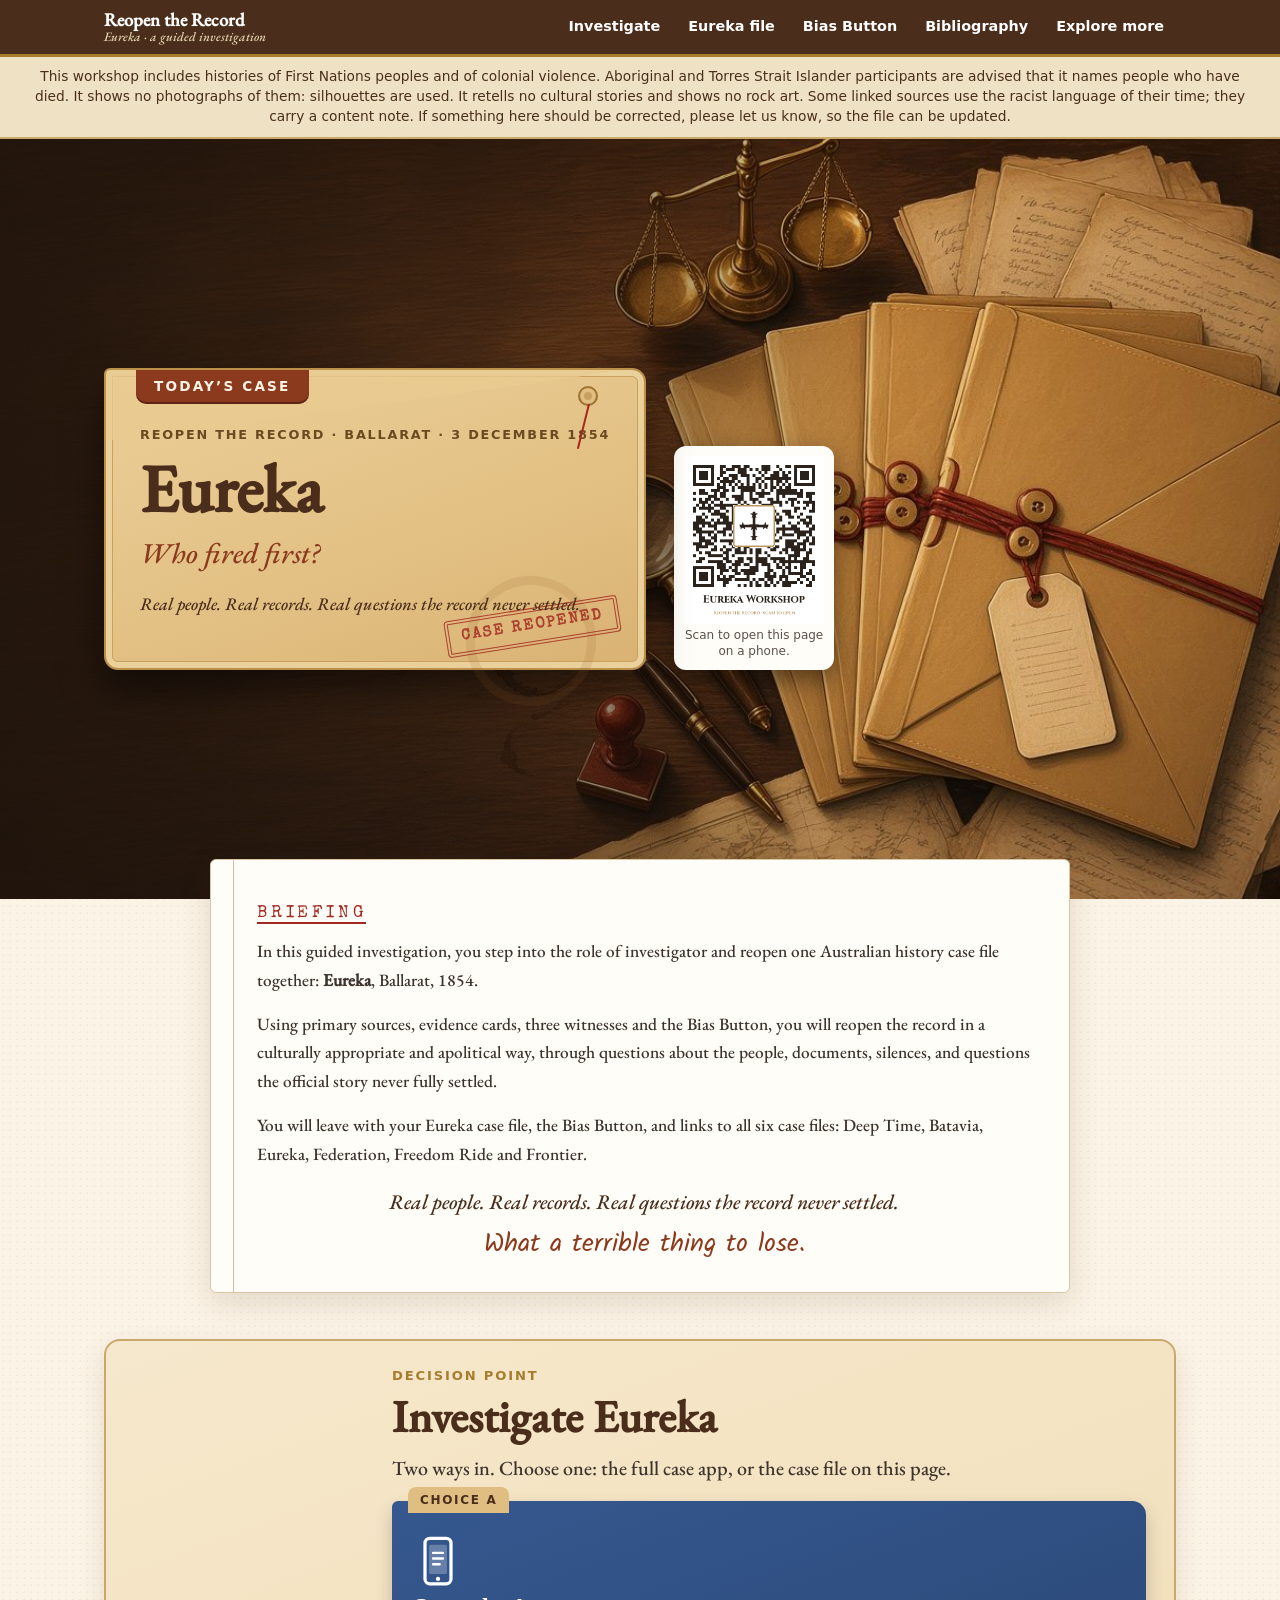
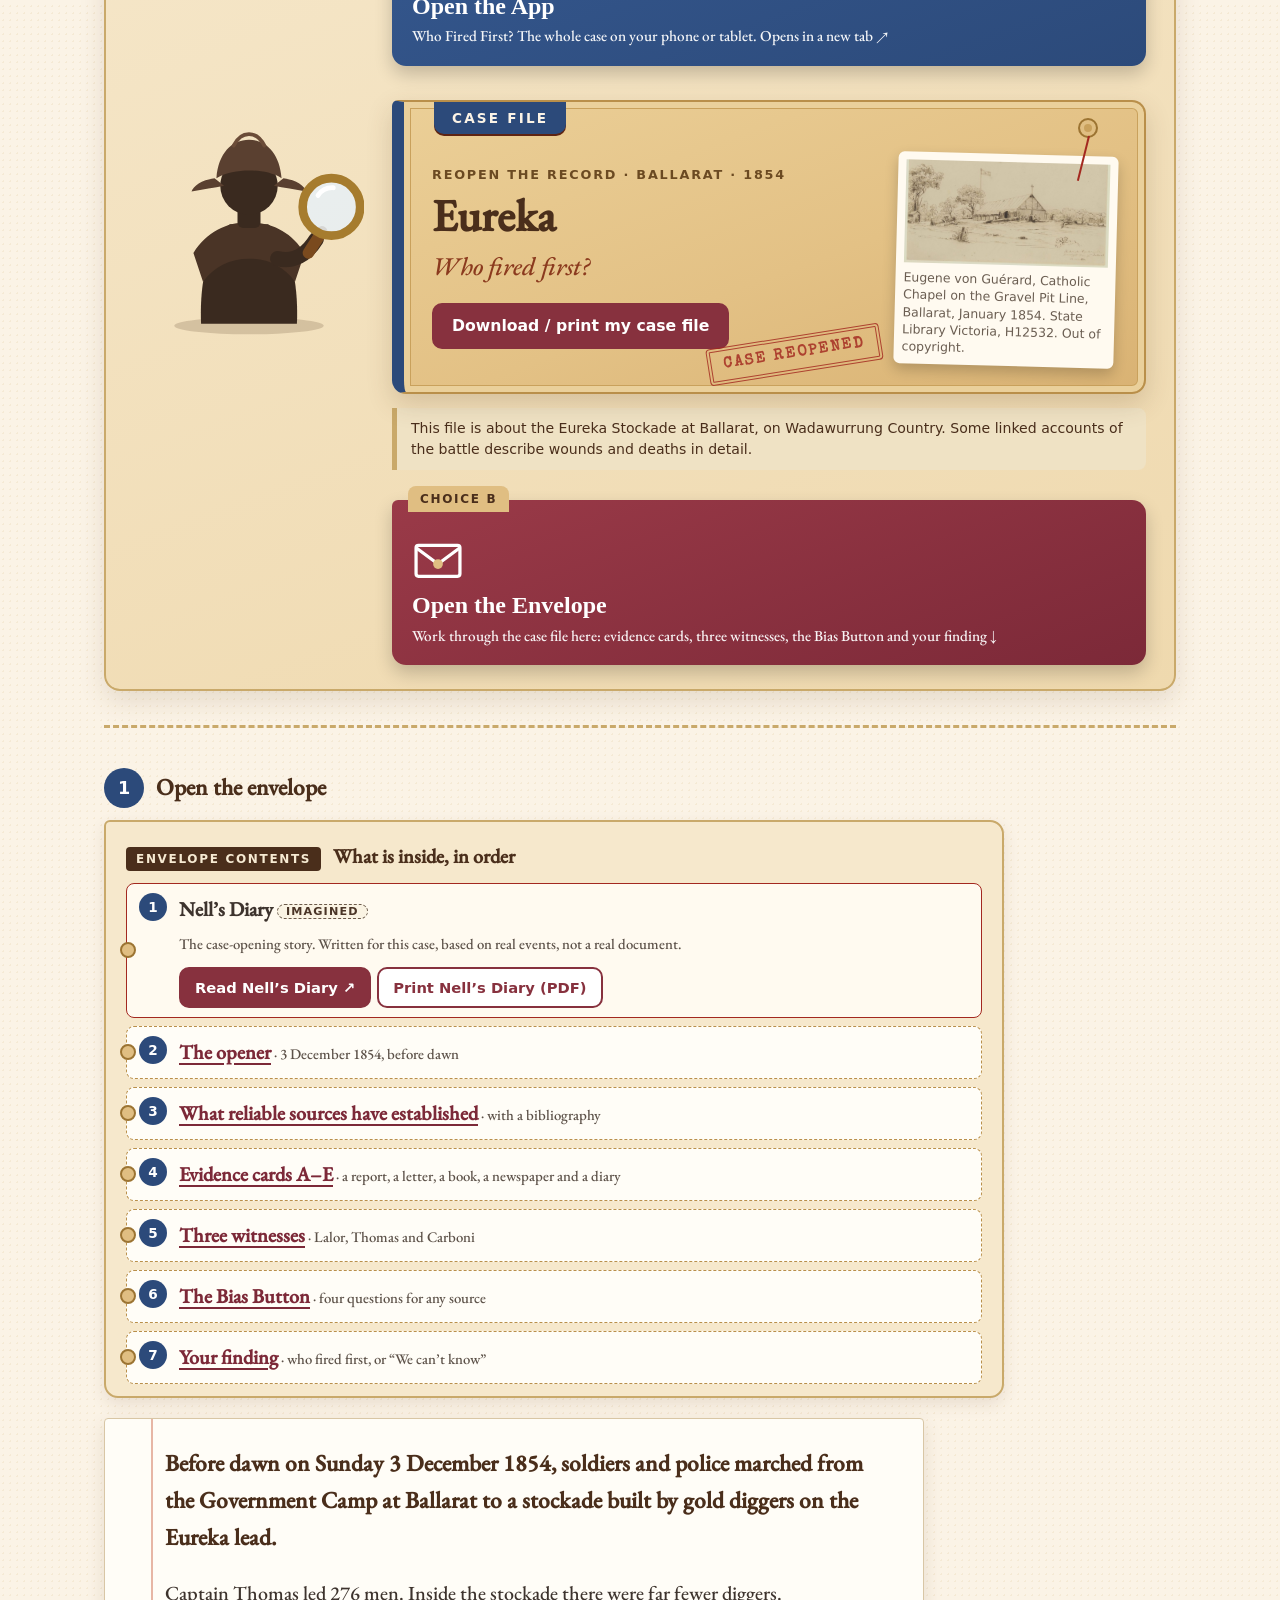
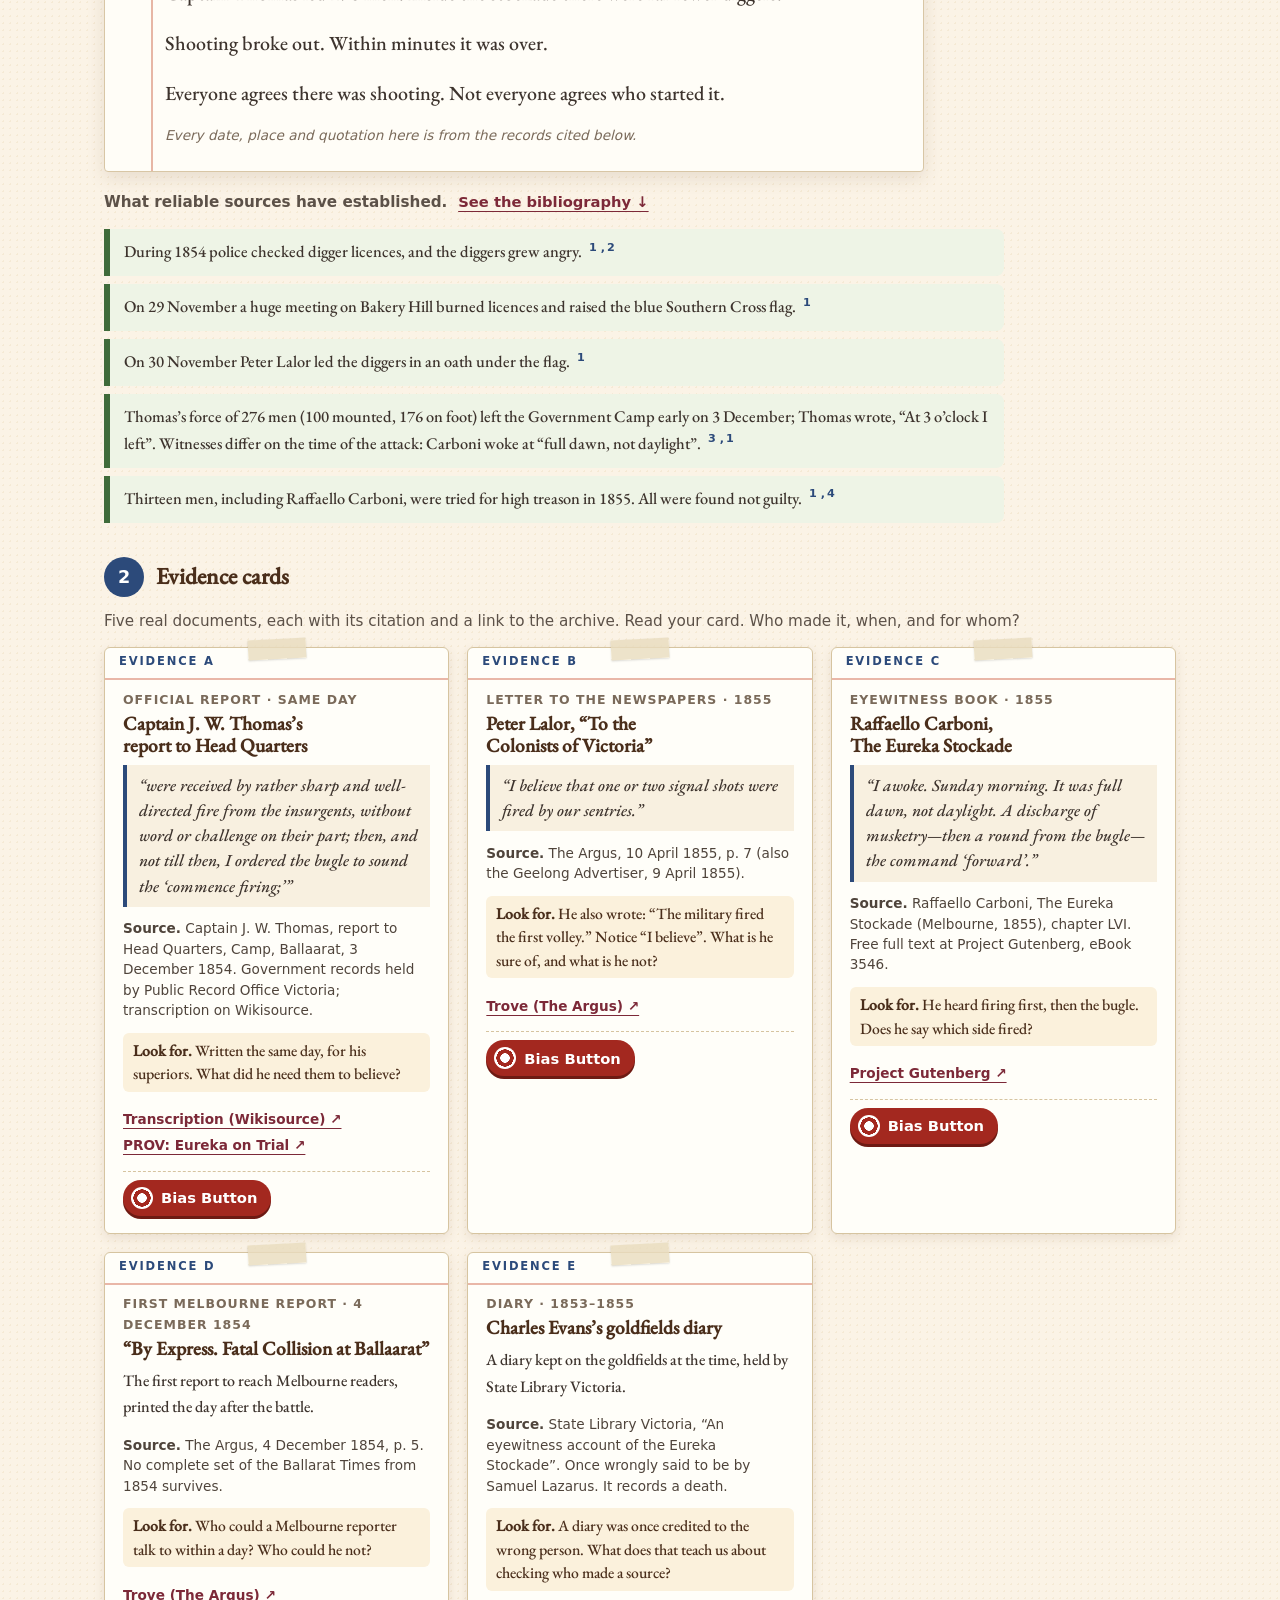
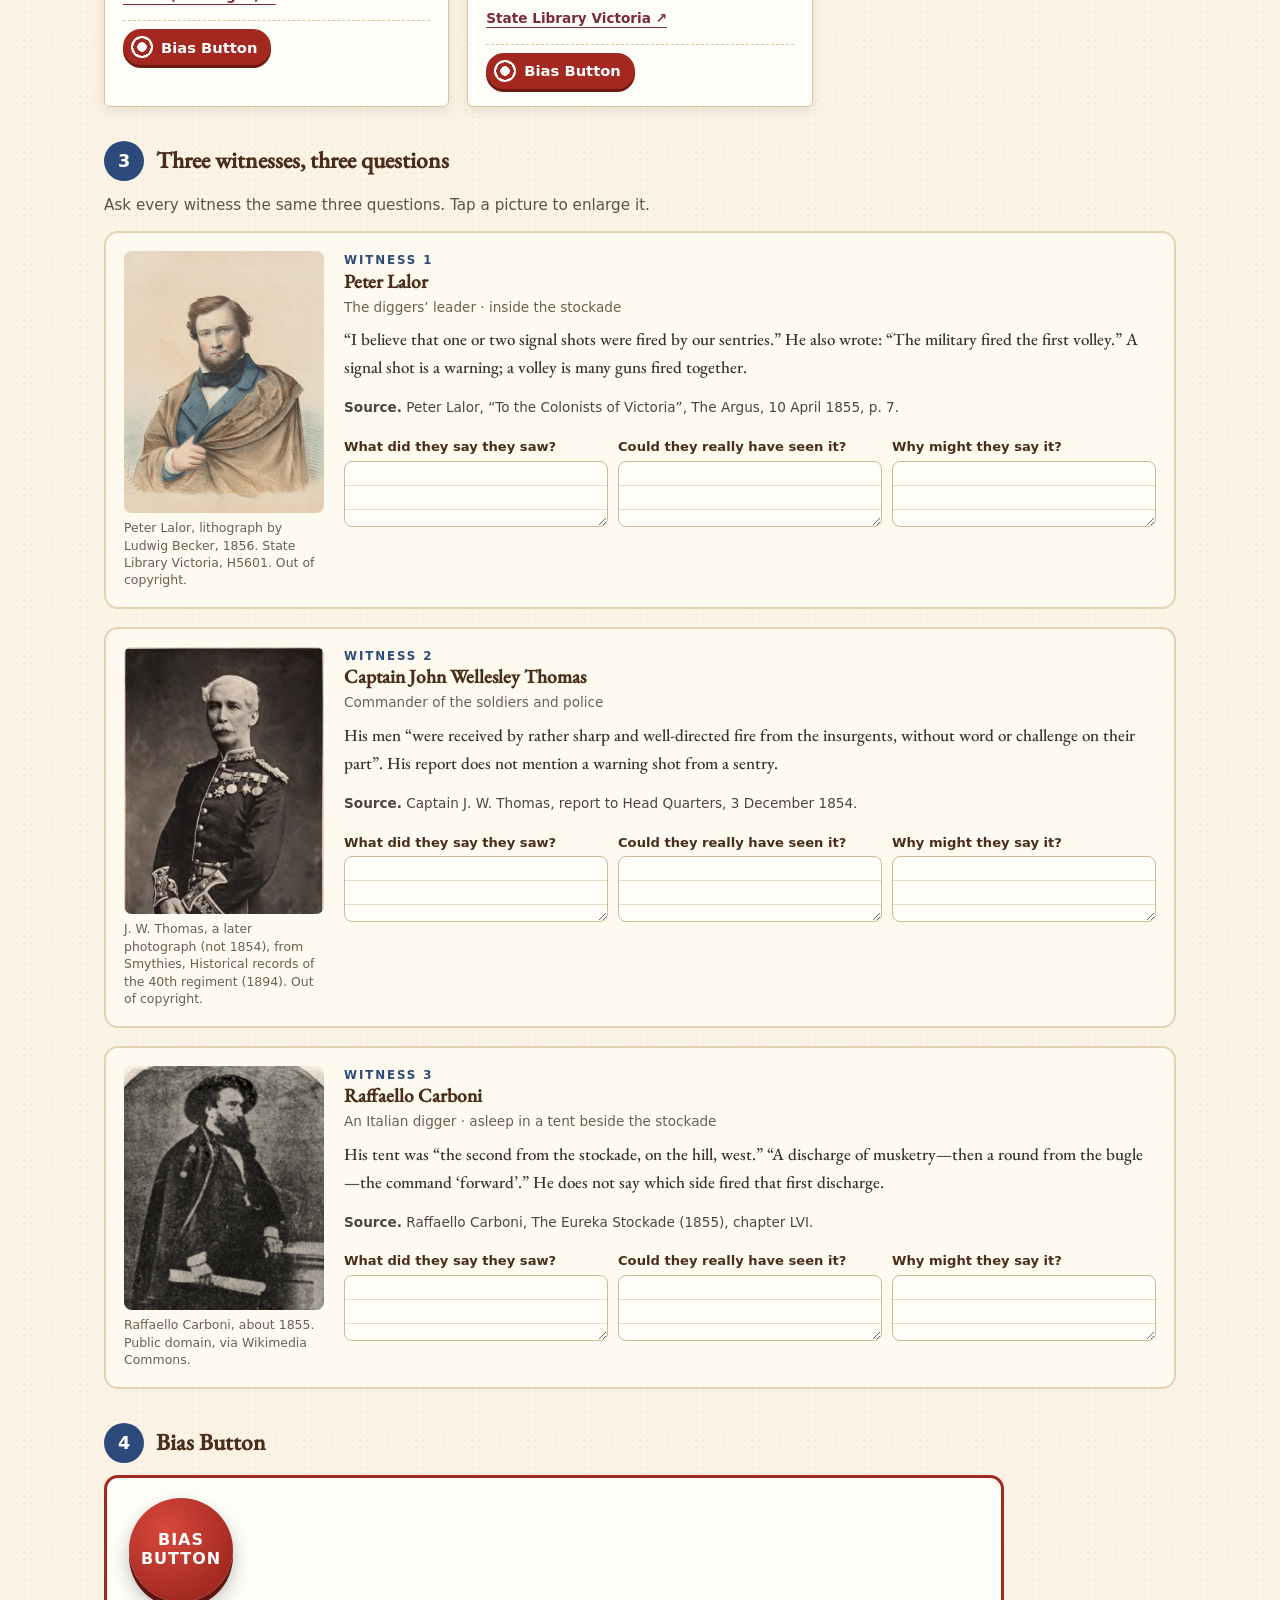
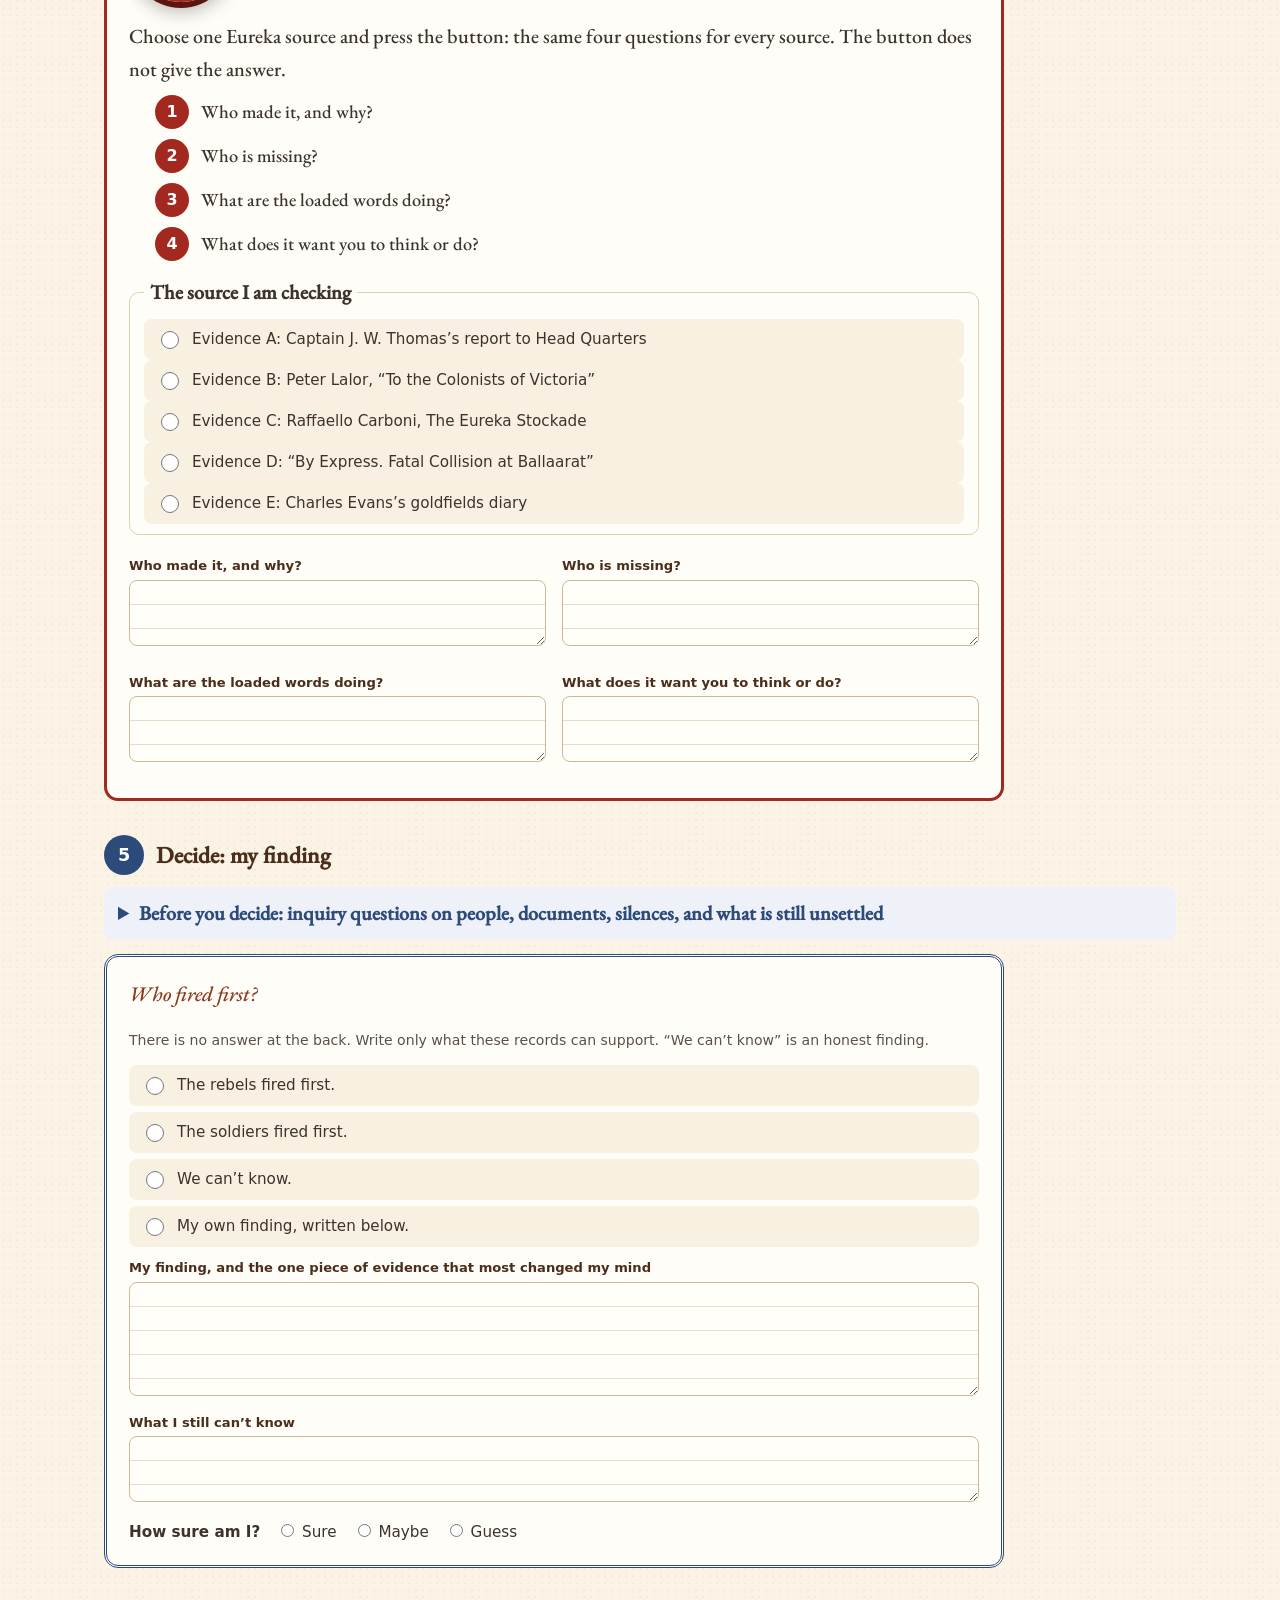
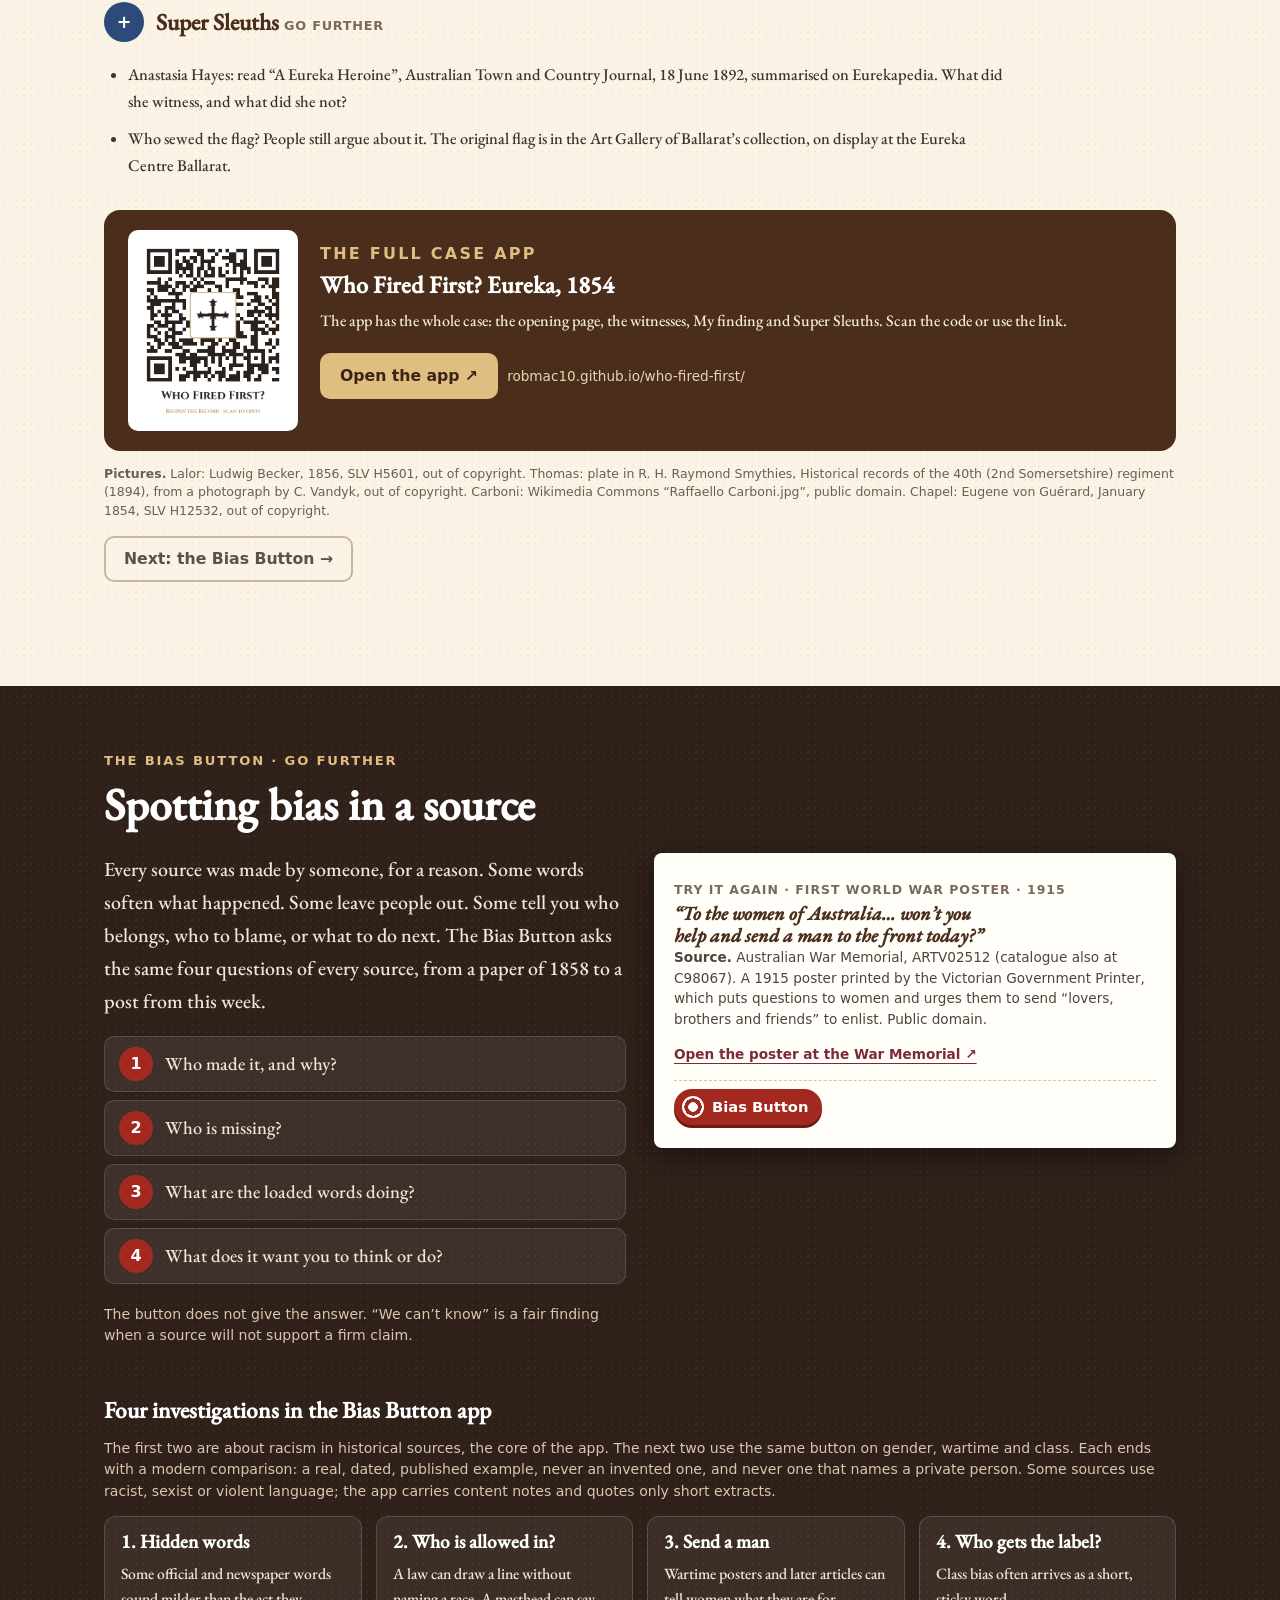
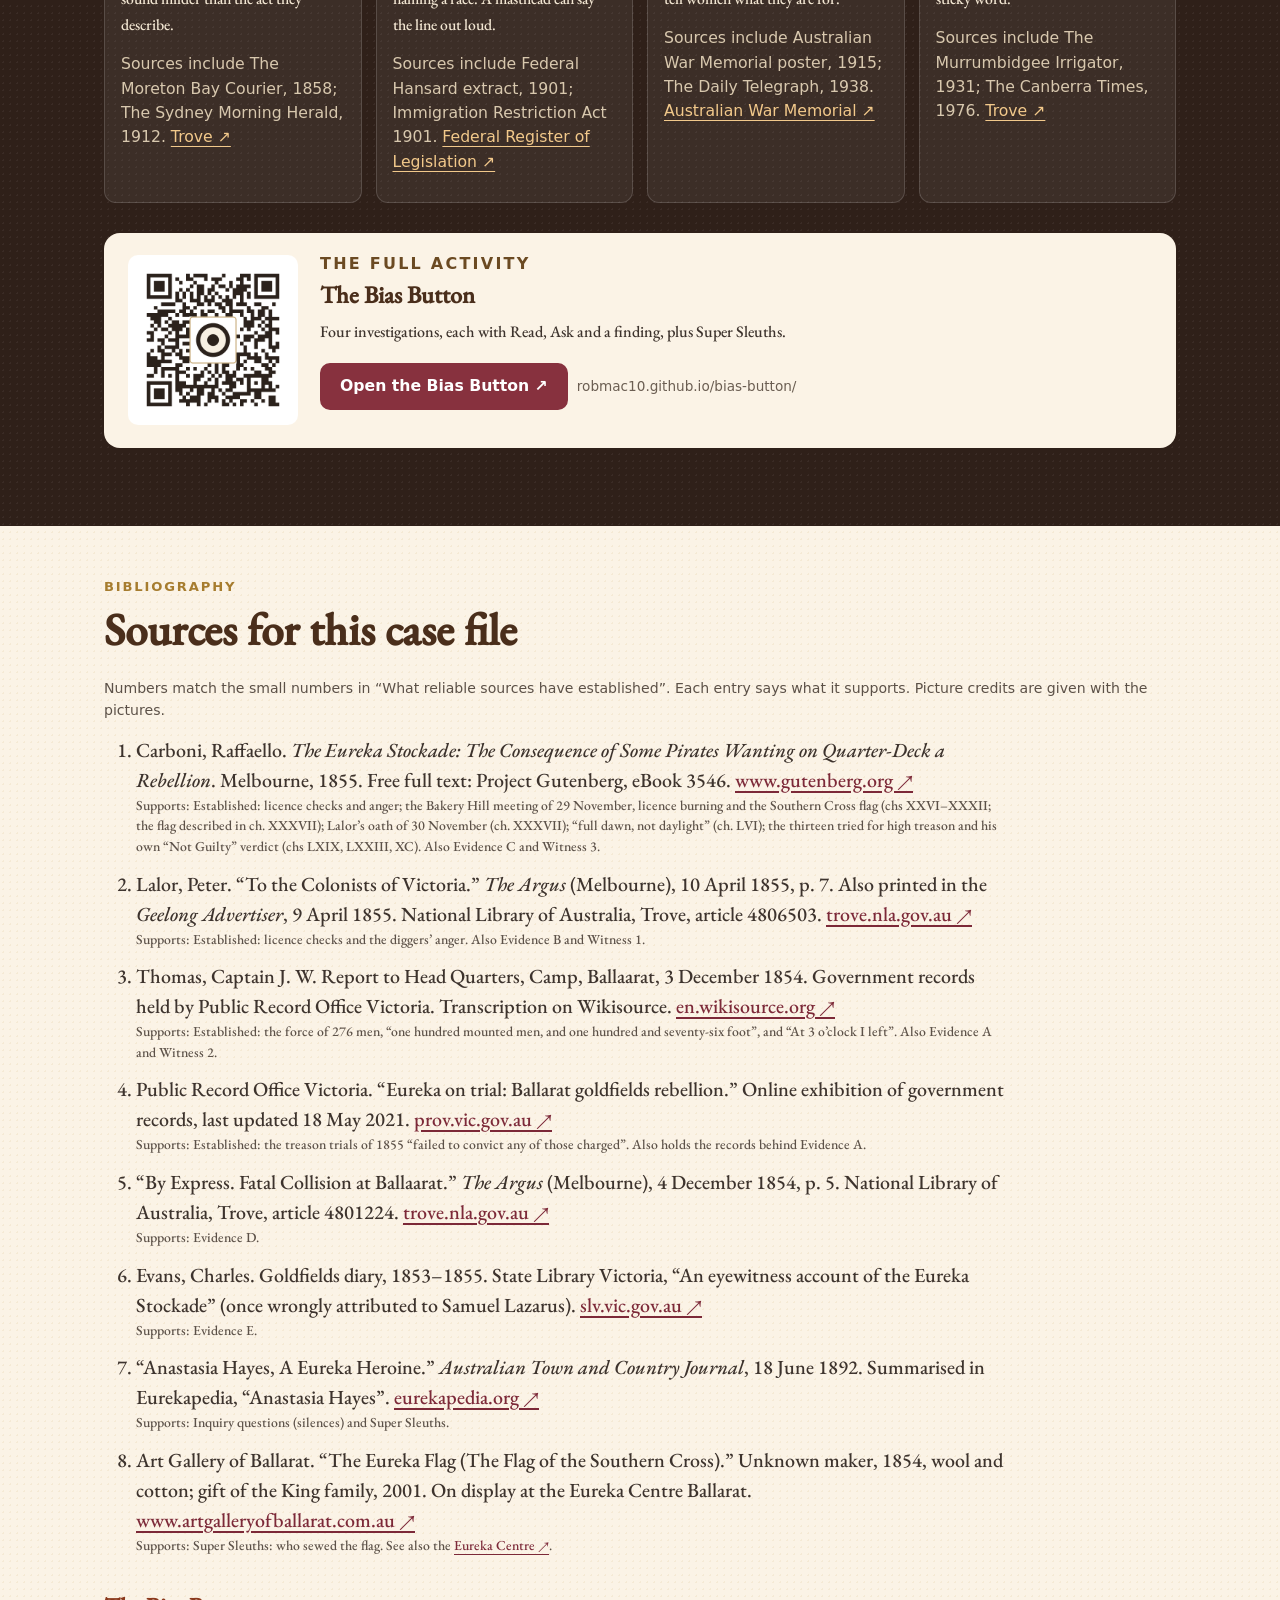
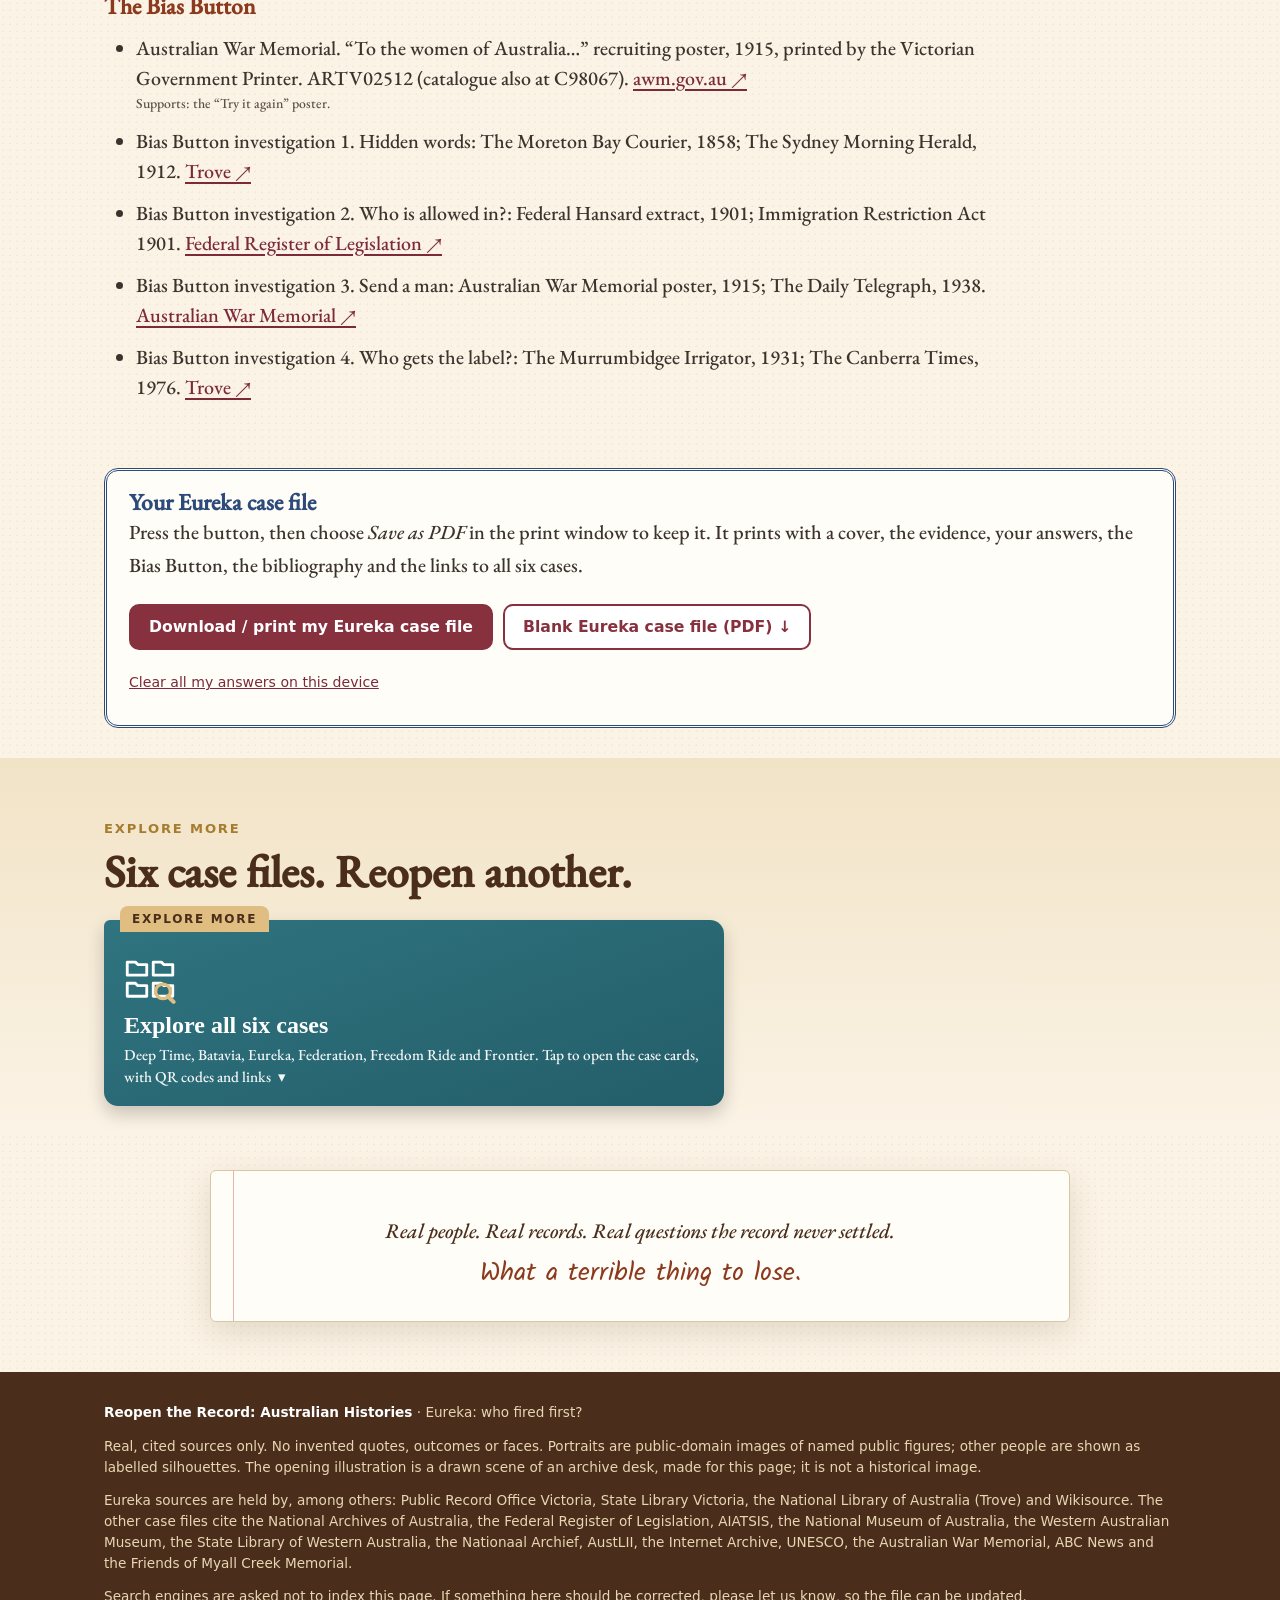
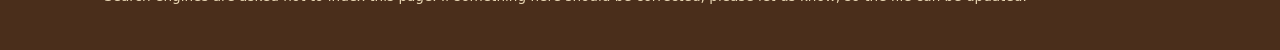
<file: index.html>
<!doctype html>
<html lang="en-AU">
<head>
<meta charset="utf-8">
<meta name="viewport" content="width=device-width, initial-scale=1">
<meta name="robots" content="noindex, nofollow">
<meta name="googlebot" content="noindex, nofollow">
<title>Reopen the Record · Eureka: who fired first?</title>
<meta name="description" content="Reopen the Eureka file: read real records, ask three witnesses, press the Bias Button, and decide. Then explore five more case files.">
<script>document.documentElement.classList.add("js")</script>
<link rel="icon" href="assets/favicon.svg" type="image/svg+xml">
<link rel="stylesheet" href="assets/image-fit.css?v=20261123m5">
<link rel="stylesheet" href="assets/style.css?v=20261123m5">
<link rel="stylesheet" href="assets/eureka.css?v=20261123m5">
</head>
<body class="one-case">
<div class="print-cover" aria-hidden="true">
 <img class="pc-hero" src="assets/img/hero.jpg" alt="">
 <p class="pc-eyebrow">Reopen the Record · Workshop case file</p>
 <h1 class="pc-title">Eureka</h1>
 <p class="pc-q">Who fired first?</p>
 <p class="pc-tag">Real people. Real records. Real questions the record never settled.</p>
 <div class="pc-qrs"><figure><img class="pc-qr-case" src="assets/qr/eureka-qr.png" alt=""><figcaption>The full Eureka app</figcaption></figure><figure><img src="assets/qr/bias-button-qr.png" alt=""><figcaption>The Bias Button</figcaption></figure><figure><img src="assets/qr/workshop-eureka-qr.png" alt=""><figcaption>This page: explore all six cases</figcaption></figure></div>
 <p class="pc-note">Investigator: ______________________________ &nbsp; Date: ______________</p>
 <p class="pc-small">This file includes histories of First Nations peoples. Aboriginal and Torres Strait Islander readers are advised that it names people who have died. No photographs of them are used. Sources are cited with their links. Your answers stay on your device unless you print them.</p>
</div>
<a class="skip" href="#main">Skip to the workshop</a>
<header class="topbar">
 <div class="topbar-in">
  <a class="brand" href="#top">Reopen the Record<small>Eureka · a guided investigation</small></a>
  <nav aria-label="Sections"><a href="#investigate">Investigate</a><a href="#case-eureka">Eureka file</a><a href="#bias">Bias Button</a><a href="#bibliography">Bibliography</a><a href="#explore">Explore more</a></nav>
 </div>
</header>
<p class="banner">This workshop includes histories of First Nations peoples and of colonial violence. Aboriginal and Torres Strait Islander participants are advised that it names people who have died. It shows no photographs of them: silhouettes are used. It retells no cultural stories and shows no rock art. Some linked sources use the racist language of their time; they carry a content note. If something here should be corrected, please let us know, so the file can be updated.</p>

<main id="main">
<section class="hero hero-eureka" id="top" aria-labelledby="h-title">
 <div class="hero-art" role="img" aria-label="Illustration: case-file folders tied with red string, a brass scales of justice, a magnifying glass and old documents on an archive desk."></div>
 <div class="hero-in">
  <div class="envelope">
   <span class="folder-tab">Today’s case</span><span class="string" aria-hidden="true"></span><span class="ring" aria-hidden="true"></span>
   <div class="env-grid">
    <div>
     <p class="env-eyebrow">Reopen the Record · Ballarat · 3 December 1854</p>
     <h1 id="h-title">Eureka</h1>
     <p class="env-sub">Who fired first?</p>
     <p class="tagline">Real people. Real records. Real questions the record never settled.</p>
    </div>
   </div>
   <span class="stamp" aria-hidden="true">Case reopened</span>
  </div>
  <figure class="hero-qr"><button type="button" class="zoom-btn" aria-label="Enlarge QR code"><img src="assets/qr/workshop-eureka-qr.png" alt="QR code that opens this workshop page"></button><figcaption>Scan to open this page on a phone.</figcaption></figure>
 </div>
</section>

<section class="brief wrap" aria-labelledby="h-brief">
 <div class="memo">
  <p class="memo-head" id="h-brief">Briefing</p>
  <p>In this guided investigation, you step into the role of investigator and reopen one Australian history case file together: <strong>Eureka</strong>, Ballarat, 1854.</p>
  <p>Using primary sources, evidence cards, three witnesses and the Bias Button, you will reopen the record in a culturally appropriate and apolitical way, through questions about the people, documents, silences, and questions the official story never fully settled.</p>
  <p>You will leave with your Eureka case file, the Bias Button, and links to all six case files: Deep Time, Batavia, Eureka, Federation, Freedom Ride and Frontier.</p>
  <p class="closing">Real people. Real records. Real questions the record never settled.</p>
  <p class="closing closing-2">What a terrible thing to lose.</p>
 </div>
</section>

<section class="decide-point wrap" id="investigate" aria-labelledby="h-inv">
 <div class="dp-grid">
  <div class="dp-art" aria-hidden="true">
   <svg viewBox="0 0 240 260" role="img" focusable="false">
    <ellipse cx="120" cy="246" rx="78" ry="9" fill="#4a2e1b" opacity=".18"/>
    <!-- detective silhouette: deerstalker cap, cape coat -->
    <path d="M70 244c-2-46 8-86 30-104h40c22 18 32 58 30 104z" fill="#3a2a1f"/>
    <path d="M62 170c14-22 34-32 58-32s44 10 58 32l-10 30c-12-16-28-24-48-24s-36 8-48 24z" fill="#4a3426"/>
    <rect x="108" y="122" width="24" height="22" rx="6" fill="#3a2a1f"/>
    <circle cx="120" cy="100" r="30" fill="#3a2a1f"/>
    <path d="M86 92c2-26 16-40 34-40s32 14 34 40c-10-6-22-8-34-8s-24 2-34 8z" fill="#5a4030"/>
    <path d="M84 92c-14 2-22 8-24 14 12-2 24-4 34-6zM156 92c14 2 22 8 24 14-12-2-24-4-34-6z" fill="#5a4030"/>
    <path d="M104 58c4-8 10-12 16-12s12 4 16 12" stroke="#6b4c38" stroke-width="4" fill="none" stroke-linecap="round"/>
    <!-- arm and big magnifying glass -->
    <path d="M150 176c16 4 30-4 40-20" stroke="#3a2a1f" stroke-width="16" fill="none" stroke-linecap="round"/>
    <line x1="196" y1="148" x2="182" y2="170" stroke="#7a4a1e" stroke-width="12" stroke-linecap="round"/>
    <circle cx="206" cy="122" r="30" fill="#e8f0f6" fill-opacity=".85" stroke="#a67c2e" stroke-width="9"/>
    <path d="M192 110a18 18 0 0 1 16-8" stroke="#fff" stroke-width="5" fill="none" stroke-linecap="round"/>
   </svg>
  </div>
  <div class="dp-body">
   <p class="eyebrow">Decision point</p>
   <h2 id="h-inv">Investigate Eureka</h2>
   <p class="dp-lead">Two ways in. Choose one: the full case app, or the case file on this page.</p>
   <div class="dp-choices">
    <a class="dp-card dp-app" href="https://robmac10.github.io/who-fired-first/" target="_blank" rel="noopener">
     <span class="dp-tab">Choice A</span>
     <svg class="dp-ico" viewBox="0 0 64 64" aria-hidden="true"><rect x="16" y="4" width="32" height="56" rx="6" fill="none" stroke="currentColor" stroke-width="4"/><rect x="21" y="12" width="22" height="36" rx="2" fill="currentColor" opacity=".25"/><circle cx="32" cy="54" r="2.6" fill="currentColor"/><path d="M26 22h12M26 29h12M26 36h8" stroke="currentColor" stroke-width="3" stroke-linecap="round"/></svg>
     <span class="dp-title">Open the App</span>
     <span class="dp-sub">Who Fired First? The whole case on your phone or tablet. Opens in a new tab ↗</span>
    </a>
     <div class="case-head dp-casefile" style="--case:#2c4a7a">
  <div class="folder">
   <span class="folder-tab">Case file</span><span class="string" aria-hidden="true"></span>
   <div class="folder-grid">
    <div>
     <p class="env-eyebrow">Reopen the Record · Ballarat · 1854</p>
     <h2 id="h-casefile">Eureka</h2>
     <p class="key-q">Who fired first?</p>
     <div class="case-actions">
      <button type="button" class="btn btn-primary print-case" data-case="eureka">Download / print my case file</button>
     </div>
    </div>
    <div class="folder-pic"><figure class="zoom"><button type="button" class="zoom-btn" aria-label="Enlarge picture"><img src="assets/img/chapel.jpg" alt="Eugene von Guérard, Catholic Chapel on the Gravel Pit Line, Ballarat, January 1854. State Library Victoria, H12532. Out of copyright." loading="lazy"></button><figcaption>Eugene von Guérard, Catholic Chapel on the Gravel Pit Line, Ballarat, January 1854. State Library Victoria, H12532. Out of copyright.</figcaption></figure></div>
   </div>
   <span class="stamp" aria-hidden="true">Case reopened</span>
  </div>
  <p class="country">This file is about the Eureka Stockade at Ballarat, on Wadawurrung Country. Some linked accounts of the battle describe wounds and deaths in detail.</p>
 </div>


    <a class="dp-card dp-env" href="#envelope">
     <span class="dp-tab">Choice B</span>
     <svg class="dp-ico" viewBox="0 0 64 64" aria-hidden="true"><rect x="5" y="14" width="54" height="38" rx="3" fill="none" stroke="currentColor" stroke-width="4"/><path d="M5 17l27 20 27-20" fill="none" stroke="currentColor" stroke-width="4" stroke-linejoin="round"/><circle cx="32" cy="37" r="6" fill="#e0be82"/></svg>
     <span class="dp-title">Open the Envelope</span>
     <span class="dp-sub">Work through the case file here: evidence cards, three witnesses, the Bias Button and your finding ↓</span>
    </a>
   </div>
  </div>
 </div>
</section>


<div class="wrap cases-wrap">
 
<section class="case open print-me" id="case-eureka" data-case="eureka" style="--case:#2c4a7a" aria-label="Eureka case file">
 <div class="case-head print-only-head">
  <div class="folder">
   <span class="folder-tab">Case file</span><span class="string" aria-hidden="true"></span>
   <div class="folder-grid">
    <div>
     <p class="env-eyebrow">Reopen the Record · Ballarat · 1854</p>
     <h2 id="h-eureka">Eureka</h2>
     <p class="key-q">Who fired first?</p>
     <div class="case-actions">
      <button type="button" class="btn btn-primary print-case" data-case="eureka">Download / print my case file</button>
     </div>
    </div>
    <div class="folder-pic"><figure class="zoom"><button type="button" class="zoom-btn" aria-label="Enlarge picture"><img src="assets/img/chapel.jpg" alt="Eugene von Guérard, Catholic Chapel on the Gravel Pit Line, Ballarat, January 1854. State Library Victoria, H12532. Out of copyright." loading="lazy"></button><figcaption>Eugene von Guérard, Catholic Chapel on the Gravel Pit Line, Ballarat, January 1854. State Library Victoria, H12532. Out of copyright.</figcaption></figure></div>
   </div>
   <span class="stamp" aria-hidden="true">Case reopened</span>
  </div>
  <p class="country">This file is about the Eureka Stockade at Ballarat, on Wadawurrung Country. Some linked accounts of the battle describe wounds and deaths in detail.</p>
 </div>

 <div class="step" id="envelope"><span class="step-n">1</span><h3>Open the envelope</h3></div>
 <div class="env-inv" aria-labelledby="h-inv-list">
  <p class="inv-head" id="h-inv-list"><span class="inv-tag">Envelope contents</span> What is inside, in order</p>
  <ol class="inv-list">
   <li class="inv-nell"><span class="inv-n">1</span><div><strong>Nell’s Diary</strong> <span class="imag">Imagined</span><br><span class="inv-note">The case-opening story. Written for this case, based on real events, not a real document.</span>
    <span class="inv-links"><a class="btn btn-primary" href="https://robmac10.github.io/nells-diary/" target="_blank" rel="noopener">Read Nell’s Diary ↗</a><a class="btn" href="assets/pdf/nells-diary.pdf?v=20261123m5" target="_blank" rel="noopener">Print Nell’s Diary (PDF)</a></span></div></li>
   <li><span class="inv-n">2</span><div><a href="#opener">The opener</a><span class="inv-note"> · 3 December 1854, before dawn</span></div></li>
   <li><span class="inv-n">3</span><div><a href="#established">What reliable sources have established</a><span class="inv-note"> · with a bibliography</span></div></li>
   <li><span class="inv-n">4</span><div><a href="#evidence">Evidence cards A–E</a><span class="inv-note"> · a report, a letter, a book, a newspaper and a diary</span></div></li>
   <li><span class="inv-n">5</span><div><a href="#witnesses">Three witnesses</a><span class="inv-note"> · Lalor, Thomas and Carboni</span></div></li>
   <li><span class="inv-n">6</span><div><a href="#bias-step">The Bias Button</a><span class="inv-note"> · four questions for any source</span></div></li>
   <li><span class="inv-n">7</span><div><a href="#finding">Your finding</a><span class="inv-note"> · who fired first, or “We can’t know”</span></div></li>
  </ol>
 </div>
 <div class="opener" id="opener"><p>Before dawn on Sunday 3 December 1854, soldiers and police marched from the Government Camp at Ballarat to a stockade built by gold diggers on the Eureka lead.</p><p>Captain Thomas led 276 men. Inside the stockade there were far fewer diggers.</p><p>Shooting broke out. Within minutes it was over.</p><p>Everyone agrees there was shooting. Not everyone agrees who started it.</p><p class="opener-src">Every date, place and quotation here is from the records cited below.</p></div>
 <p class="lead-in small-gap est-head" id="established"><strong>What reliable sources have established.</strong> <a class="bib-link" href="#bibliography">See the bibliography ↓</a></p>
 <ul class="agreed"><li>During 1854 police checked digger licences, and the diggers grew angry. <sup class="ref"><a href="#bib-carboni" aria-label="Source 1">1</a></sup><sup class="ref"><a href="#bib-lalor" aria-label="Source 2">2</a></sup></li><li>On 29 November a huge meeting on Bakery Hill burned licences and raised the blue Southern Cross flag. <sup class="ref"><a href="#bib-carboni" aria-label="Source 1">1</a></sup></li><li>On 30 November Peter Lalor led the diggers in an oath under the flag. <sup class="ref"><a href="#bib-carboni" aria-label="Source 1">1</a></sup></li><li>Thomas’s force of 276 men (100 mounted, 176 on foot) left the Government Camp early on 3 December; Thomas wrote, “At 3 o’clock I left”. Witnesses differ on the time of the attack: Carboni woke at “full dawn, not daylight”. <sup class="ref"><a href="#bib-thomas" aria-label="Source 3">3</a></sup><sup class="ref"><a href="#bib-carboni" aria-label="Source 1">1</a></sup></li><li>Thirteen men, including Raffaello Carboni, were tried for high treason in 1855. All were found not guilty. <sup class="ref"><a href="#bib-carboni" aria-label="Source 1">1</a></sup><sup class="ref"><a href="#bib-prov" aria-label="Source 4">4</a></sup></li></ul>

 <div class="step" id="evidence"><span class="step-n">2</span><h3>Evidence cards</h3></div>
 <p class="lead-in">Five real documents, each with its citation and a link to the archive. Read your card. Who made it, when, and for whom?</p>
 <div class="ev-grid"><article class="ev-card"><div class="ev-tag">Evidence A</div><p class="ev-kind">Official report · same day</p><h4>Captain J. W. Thomas’s report to Head Quarters</h4><blockquote>“were received by rather sharp and well-directed fire from the insurgents, without word or challenge on their part; then, and not till then, I ordered the bugle to sound the ‘commence firing;’”</blockquote><p class="ev-cite"><strong>Source.</strong> Captain J. W. Thomas, report to Head Quarters, Camp, Ballaarat, 3 December 1854. Government records held by Public Record Office Victoria; transcription on Wikisource.</p><p class="ev-look"><strong>Look for.</strong> Written the same day, for his superiors. What did he need them to believe?</p><p class="ev-links"><a class="src-link" href="https://en.wikisource.org/wiki/Capt._J._W._Thomas_report_to_Headquarters_following_Eureka_rebellion" target="_blank" rel="noopener">Transcription (Wikisource) ↗</a> <a class="src-link" href="https://prov.vic.gov.au/explore-collection/online-galleries-and-exhibitions/eureka-trial" target="_blank" rel="noopener">PROV: Eureka on Trial ↗</a></p><details class="bias"><summary><span class="bb-dot" aria-hidden="true"></span> Bias Button</summary><div class="bias-body"><p class="note">Four questions. The button does not give the answer. “We can’t know” is a fair finding.</p><label class="field"><span>Who made it, and why?</span><textarea data-key="eureka-e0-b0" rows="2"></textarea><span class="print-lines" aria-hidden="true"></span></label><label class="field"><span>Who is missing?</span><textarea data-key="eureka-e0-b1" rows="2"></textarea><span class="print-lines" aria-hidden="true"></span></label><label class="field"><span>What are the loaded words doing?</span><textarea data-key="eureka-e0-b2" rows="2"></textarea><span class="print-lines" aria-hidden="true"></span></label><label class="field"><span>What does it want you to think or do?</span><textarea data-key="eureka-e0-b3" rows="2"></textarea><span class="print-lines" aria-hidden="true"></span></label></div></details></article><article class="ev-card"><div class="ev-tag">Evidence B</div><p class="ev-kind">Letter to the newspapers · 1855</p><h4>Peter Lalor, “To the Colonists of Victoria”</h4><blockquote>“I believe that one or two signal shots were fired by our sentries.”</blockquote><p class="ev-cite"><strong>Source.</strong> The Argus, 10 April 1855, p. 7 (also the Geelong Advertiser, 9 April 1855).</p><p class="ev-look"><strong>Look for.</strong> He also wrote: “The military fired the first volley.” Notice “I believe”. What is he sure of, and what is he not?</p><p class="ev-links"><a class="src-link" href="https://trove.nla.gov.au/newspaper/article/4806503" target="_blank" rel="noopener">Trove (The Argus) ↗</a></p><details class="bias"><summary><span class="bb-dot" aria-hidden="true"></span> Bias Button</summary><div class="bias-body"><p class="note">Four questions. The button does not give the answer. “We can’t know” is a fair finding.</p><label class="field"><span>Who made it, and why?</span><textarea data-key="eureka-e1-b0" rows="2"></textarea><span class="print-lines" aria-hidden="true"></span></label><label class="field"><span>Who is missing?</span><textarea data-key="eureka-e1-b1" rows="2"></textarea><span class="print-lines" aria-hidden="true"></span></label><label class="field"><span>What are the loaded words doing?</span><textarea data-key="eureka-e1-b2" rows="2"></textarea><span class="print-lines" aria-hidden="true"></span></label><label class="field"><span>What does it want you to think or do?</span><textarea data-key="eureka-e1-b3" rows="2"></textarea><span class="print-lines" aria-hidden="true"></span></label></div></details></article><article class="ev-card"><div class="ev-tag">Evidence C</div><p class="ev-kind">Eyewitness book · 1855</p><h4>Raffaello Carboni, The Eureka Stockade</h4><blockquote>“I awoke. Sunday morning. It was full dawn, not daylight. A discharge of musketry—then a round from the bugle—the command ‘forward’.”</blockquote><p class="ev-cite"><strong>Source.</strong> Raffaello Carboni, The Eureka Stockade (Melbourne, 1855), chapter LVI. Free full text at Project Gutenberg, eBook 3546.</p><p class="ev-look"><strong>Look for.</strong> He heard firing first, then the bugle. Does he say which side fired?</p><p class="ev-links"><a class="src-link" href="https://www.gutenberg.org/ebooks/3546" target="_blank" rel="noopener">Project Gutenberg ↗</a></p><details class="bias"><summary><span class="bb-dot" aria-hidden="true"></span> Bias Button</summary><div class="bias-body"><p class="note">Four questions. The button does not give the answer. “We can’t know” is a fair finding.</p><label class="field"><span>Who made it, and why?</span><textarea data-key="eureka-e2-b0" rows="2"></textarea><span class="print-lines" aria-hidden="true"></span></label><label class="field"><span>Who is missing?</span><textarea data-key="eureka-e2-b1" rows="2"></textarea><span class="print-lines" aria-hidden="true"></span></label><label class="field"><span>What are the loaded words doing?</span><textarea data-key="eureka-e2-b2" rows="2"></textarea><span class="print-lines" aria-hidden="true"></span></label><label class="field"><span>What does it want you to think or do?</span><textarea data-key="eureka-e2-b3" rows="2"></textarea><span class="print-lines" aria-hidden="true"></span></label></div></details></article><article class="ev-card"><div class="ev-tag">Evidence D</div><p class="ev-kind">First Melbourne report · 4 December 1854</p><h4>“By Express. Fatal Collision at Ballaarat”</h4><p class="ev-sum">The first report to reach Melbourne readers, printed the day after the battle.</p><p class="ev-cite"><strong>Source.</strong> The Argus, 4 December 1854, p. 5. No complete set of the Ballarat Times from 1854 survives.</p><p class="ev-look"><strong>Look for.</strong> Who could a Melbourne reporter talk to within a day? Who could he not?</p><p class="ev-links"><a class="src-link" href="https://trove.nla.gov.au/newspaper/article/4801224" target="_blank" rel="noopener">Trove (The Argus) ↗</a></p><details class="bias"><summary><span class="bb-dot" aria-hidden="true"></span> Bias Button</summary><div class="bias-body"><p class="note">Four questions. The button does not give the answer. “We can’t know” is a fair finding.</p><label class="field"><span>Who made it, and why?</span><textarea data-key="eureka-e3-b0" rows="2"></textarea><span class="print-lines" aria-hidden="true"></span></label><label class="field"><span>Who is missing?</span><textarea data-key="eureka-e3-b1" rows="2"></textarea><span class="print-lines" aria-hidden="true"></span></label><label class="field"><span>What are the loaded words doing?</span><textarea data-key="eureka-e3-b2" rows="2"></textarea><span class="print-lines" aria-hidden="true"></span></label><label class="field"><span>What does it want you to think or do?</span><textarea data-key="eureka-e3-b3" rows="2"></textarea><span class="print-lines" aria-hidden="true"></span></label></div></details></article><article class="ev-card"><div class="ev-tag">Evidence E</div><p class="ev-kind">Diary · 1853–1855</p><h4>Charles Evans’s goldfields diary</h4><p class="ev-sum">A diary kept on the goldfields at the time, held by State Library Victoria.</p><p class="ev-cite"><strong>Source.</strong> State Library Victoria, “An eyewitness account of the Eureka Stockade”. Once wrongly said to be by Samuel Lazarus. It records a death.</p><p class="ev-look"><strong>Look for.</strong> A diary was once credited to the wrong person. What does that teach us about checking who made a source?</p><p class="ev-links"><a class="src-link" href="https://slv.vic.gov.au/stories/eyewitness-account-eureka-stockade" target="_blank" rel="noopener">State Library Victoria ↗</a></p><details class="bias"><summary><span class="bb-dot" aria-hidden="true"></span> Bias Button</summary><div class="bias-body"><p class="note">Four questions. The button does not give the answer. “We can’t know” is a fair finding.</p><label class="field"><span>Who made it, and why?</span><textarea data-key="eureka-e4-b0" rows="2"></textarea><span class="print-lines" aria-hidden="true"></span></label><label class="field"><span>Who is missing?</span><textarea data-key="eureka-e4-b1" rows="2"></textarea><span class="print-lines" aria-hidden="true"></span></label><label class="field"><span>What are the loaded words doing?</span><textarea data-key="eureka-e4-b2" rows="2"></textarea><span class="print-lines" aria-hidden="true"></span></label><label class="field"><span>What does it want you to think or do?</span><textarea data-key="eureka-e4-b3" rows="2"></textarea><span class="print-lines" aria-hidden="true"></span></label></div></details></article></div>

 <div class="step" id="witnesses"><span class="step-n">3</span><h3>Three witnesses, three questions</h3></div>
 <p class="lead-in">Ask every witness the same three questions. Tap a picture to enlarge it.</p>
 <div class="witnesses"><article class="witness"><div class="w-pic"><figure class="zoom portrait"><button type="button" class="zoom-btn" aria-label="Enlarge picture"><img src="assets/img/lalor.jpg" alt="Peter Lalor, lithograph by Ludwig Becker, 1856. State Library Victoria, H5601. Out of copyright." loading="lazy"></button><figcaption>Peter Lalor, lithograph by Ludwig Becker, 1856. State Library Victoria, H5601. Out of copyright.</figcaption></figure></div><div class="w-body"><p class="w-num">Witness 1</p><h4>Peter Lalor</h4><p class="w-role">The diggers’ leader · inside the stockade</p><p class="w-said">“I believe that one or two signal shots were fired by our sentries.” He also wrote: “The military fired the first volley.” A signal shot is a warning; a volley is many guns fired together.</p><p class="w-src"><strong>Source.</strong> Peter Lalor, “To the Colonists of Victoria”, The Argus, 10 April 1855, p. 7.</p><div class="w-qs"><label class="field"><span>What did they say they saw?</span><textarea data-key="eureka-w0-q0" rows="2"></textarea><span class="print-lines" aria-hidden="true"></span></label><label class="field"><span>Could they really have seen it?</span><textarea data-key="eureka-w0-q1" rows="2"></textarea><span class="print-lines" aria-hidden="true"></span></label><label class="field"><span>Why might they say it?</span><textarea data-key="eureka-w0-q2" rows="2"></textarea><span class="print-lines" aria-hidden="true"></span></label></div></div></article><article class="witness"><div class="w-pic"><figure class="zoom portrait"><button type="button" class="zoom-btn" aria-label="Enlarge picture"><img src="assets/img/thomas.jpg" alt="J. W. Thomas, a later photograph (not 1854), from Smythies, Historical records of the 40th regiment (1894). Out of copyright." loading="lazy"></button><figcaption>J. W. Thomas, a later photograph (not 1854), from Smythies, Historical records of the 40th regiment (1894). Out of copyright.</figcaption></figure></div><div class="w-body"><p class="w-num">Witness 2</p><h4>Captain John Wellesley Thomas</h4><p class="w-role">Commander of the soldiers and police</p><p class="w-said">His men “were received by rather sharp and well-directed fire from the insurgents, without word or challenge on their part”. His report does not mention a warning shot from a sentry.</p><p class="w-src"><strong>Source.</strong> Captain J. W. Thomas, report to Head Quarters, 3 December 1854.</p><div class="w-qs"><label class="field"><span>What did they say they saw?</span><textarea data-key="eureka-w1-q0" rows="2"></textarea><span class="print-lines" aria-hidden="true"></span></label><label class="field"><span>Could they really have seen it?</span><textarea data-key="eureka-w1-q1" rows="2"></textarea><span class="print-lines" aria-hidden="true"></span></label><label class="field"><span>Why might they say it?</span><textarea data-key="eureka-w1-q2" rows="2"></textarea><span class="print-lines" aria-hidden="true"></span></label></div></div></article><article class="witness"><div class="w-pic"><figure class="zoom portrait"><button type="button" class="zoom-btn" aria-label="Enlarge picture"><img src="assets/img/carboni.jpg" alt="Raffaello Carboni, about 1855. Public domain, via Wikimedia Commons." loading="lazy"></button><figcaption>Raffaello Carboni, about 1855. Public domain, via Wikimedia Commons.</figcaption></figure></div><div class="w-body"><p class="w-num">Witness 3</p><h4>Raffaello Carboni</h4><p class="w-role">An Italian digger · asleep in a tent beside the stockade</p><p class="w-said">His tent was “the second from the stockade, on the hill, west.” “A discharge of musketry—then a round from the bugle—the command ‘forward’.” He does not say which side fired that first discharge.</p><p class="w-src"><strong>Source.</strong> Raffaello Carboni, The Eureka Stockade (1855), chapter LVI.</p><div class="w-qs"><label class="field"><span>What did they say they saw?</span><textarea data-key="eureka-w2-q0" rows="2"></textarea><span class="print-lines" aria-hidden="true"></span></label><label class="field"><span>Could they really have seen it?</span><textarea data-key="eureka-w2-q1" rows="2"></textarea><span class="print-lines" aria-hidden="true"></span></label><label class="field"><span>Why might they say it?</span><textarea data-key="eureka-w2-q2" rows="2"></textarea><span class="print-lines" aria-hidden="true"></span></label></div></div></article></div>

 <div class="step" id="bias-step"><span class="step-n">4</span><h3>Bias Button</h3></div>
 <div class="bb-step">
  <div class="bb-intro">
   <span class="bb-big" aria-hidden="true">Bias<br>Button</span>
   <div><p>Choose one Eureka source and press the button: the same four questions for every source. The button does not give the answer.</p>
   <ol class="four-q mini"><li>Who made it, and why?</li><li>Who is missing?</li><li>What are the loaded words doing?</li><li>What does it want you to think or do?</li></ol></div>
  </div>
  <fieldset class="bb-pick"><legend>The source I am checking</legend><label class="choice"><input type="radio" name="eu-bb-src" value="A" data-key="eureka-bb-src"> <span>Evidence A: Captain J. W. Thomas’s report to Head Quarters</span></label><label class="choice"><input type="radio" name="eu-bb-src" value="B" data-key="eureka-bb-src"> <span>Evidence B: Peter Lalor, “To the Colonists of Victoria”</span></label><label class="choice"><input type="radio" name="eu-bb-src" value="C" data-key="eureka-bb-src"> <span>Evidence C: Raffaello Carboni, The Eureka Stockade</span></label><label class="choice"><input type="radio" name="eu-bb-src" value="D" data-key="eureka-bb-src"> <span>Evidence D: “By Express. Fatal Collision at Ballaarat”</span></label><label class="choice"><input type="radio" name="eu-bb-src" value="E" data-key="eureka-bb-src"> <span>Evidence E: Charles Evans’s goldfields diary</span></label></fieldset>
  <div class="bb-qs"><label class="field"><span>Who made it, and why?</span><textarea data-key="eureka-bb0" rows="2"></textarea><span class="print-lines" aria-hidden="true"></span></label><label class="field"><span>Who is missing?</span><textarea data-key="eureka-bb1" rows="2"></textarea><span class="print-lines" aria-hidden="true"></span></label><label class="field"><span>What are the loaded words doing?</span><textarea data-key="eureka-bb2" rows="2"></textarea><span class="print-lines" aria-hidden="true"></span></label><label class="field"><span>What does it want you to think or do?</span><textarea data-key="eureka-bb3" rows="2"></textarea><span class="print-lines" aria-hidden="true"></span></label></div>
 </div>

 <div class="step" id="finding"><span class="step-n">5</span><h3>Decide: my finding</h3></div>
 <details class="inq-wrap"><summary>Before you decide: inquiry questions on people, documents, silences, and what is still unsettled</summary>
  <div class="inq-grid"><div class="inq inq-people"><h4>People</h4><p class="note">Who was there? Who speaks, and who is spoken for?</p><ul><li>Who was inside the stockade, and who was outside it?</li><li>The sentries are never named. What would you ask them?</li></ul></div><div class="inq inq-documents"><h4>Documents</h4><p class="note">Who made each record, when, and for whom?</p><ul><li>A report written the same day, a letter four months later, and a book a year later: who was each written for?</li></ul></div><div class="inq inq-silences"><h4>Silences</h4><p class="note">What is missing, lost, or never asked?</p><ul><li>What question did no one ask Captain Thomas?</li><li>Women of the goldfields, such as Anastasia Hayes, appear in later notices (1892), but no source in this case says she saw the first shot.</li></ul></div><div class="inq inq-unsettled"><h4>Still unsettled</h4><p class="note">What can the record not settle?</p><ul><li>Who fired first?</li><li>Nobody knows exactly how many died: diggers, soldiers, and at least one woman.</li></ul></div></div>
 </details>
 <div class="decide">
  <p class="decide-q">Who fired first?</p>
  <p class="note">There is no answer at the back. Write only what these records can support. “We can’t know” is an honest finding.</p>
  <div class="choices"><label class="choice"><input type="radio" name="eureka-find" value="0" data-key="eureka-find"> <span>The rebels fired first.</span></label><label class="choice"><input type="radio" name="eureka-find" value="1" data-key="eureka-find"> <span>The soldiers fired first.</span></label><label class="choice"><input type="radio" name="eureka-find" value="2" data-key="eureka-find"> <span>We can’t know.</span></label><label class="choice"><input type="radio" name="eureka-find" value="own" data-key="eureka-find"> <span>My own finding, written below.</span></label></div>
  <label class="field"><span>My finding, and the one piece of evidence that most changed my mind</span><textarea data-key="eureka-why" rows="4"></textarea><span class="print-lines" aria-hidden="true"></span></label>
  <label class="field"><span>What I still can’t know</span><textarea data-key="eureka-cant" rows="2"></textarea><span class="print-lines" aria-hidden="true"></span></label>
  <div class="sure" role="group" aria-label="How sure am I?"><span>How sure am I?</span>
   <label><input type="radio" name="eureka-sure" value="sure" data-key="eureka-sure"> Sure</label>
   <label><input type="radio" name="eureka-sure" value="maybe" data-key="eureka-sure"> Maybe</label>
   <label><input type="radio" name="eureka-sure" value="guess" data-key="eureka-sure"> Guess</label></div>
 </div>

 <div class="step"><span class="step-n">+</span><h3>Super Sleuths <small>go further</small></h3></div>
 <ul class="sleuths"><li>Anastasia Hayes: read “A Eureka Heroine”, Australian Town and Country Journal, 18 June 1892, summarised on Eurekapedia. What did she witness, and what did she not?</li><li>Who sewed the flag? People still argue about it. The original flag is in the Art Gallery of Ballarat’s collection, on display at the Eureka Centre Ballarat.</li></ul>

 <div class="app-card">
  <figure class="qr"><button type="button" class="zoom-btn" aria-label="Enlarge QR code"><img src="assets/qr/eureka-qr.png" alt="QR code that opens Who Fired First? Eureka, 1854"></button></figure>
  <div><p class="env-eyebrow">The full case app</p><h4>Who Fired First? Eureka, 1854</h4>
  <p>The app has the whole case: the opening page, the witnesses, My finding and Super Sleuths. Scan the code or use the link.</p>
  <p><a class="btn btn-primary" href="https://robmac10.github.io/who-fired-first/" target="_blank" rel="noopener">Open the app ↗</a> <span class="url">robmac10.github.io/who-fired-first/</span></p></div>
 </div>
 <p class="credits"><strong>Pictures.</strong> Lalor: Ludwig Becker, 1856, SLV H5601, out of copyright. Thomas: plate in R. H. Raymond Smythies, Historical records of the 40th (2nd Somersetshire) regiment (1894), from a photograph by C. Vandyk, out of copyright. Carboni: Wikimedia Commons “Raffaello Carboni.jpg”, public domain. Chapel: Eugene von Guérard, January 1854, SLV H12532, out of copyright.</p>
 <p class="case-nav"><a class="btn btn-quiet" href="#bias">Next: the Bias Button →</a></p>
</section>
</div>

<section class="bias-sec" id="bias" aria-labelledby="h-bias">
 <div class="wrap">
  <p class="eyebrow">The Bias Button · go further</p>
  <h2 id="h-bias">Spotting bias in a source</h2>
  <div class="bias-grid">
   <div>
    <p>Every source was made by someone, for a reason. Some words soften what happened. Some leave people out. Some tell you who belongs, who to blame, or what to do next. The Bias Button asks the same four questions of every source, from a paper of 1858 to a post from this week.</p>
    <ol class="four-q"><li>Who made it, and why?</li><li>Who is missing?</li><li>What are the loaded words doing?</li><li>What does it want you to think or do?</li></ol>
    <p class="note">The button does not give the answer. “We can’t know” is a fair finding when a source will not support a firm claim.</p>
   </div>
   <article class="try-card">
    <p class="ev-kind">Try it again · First World War poster · 1915</p>
    <h4>“To the women of Australia… won’t you help and send a man to the front today?”</h4>
    <p class="ev-cite"><strong>Source.</strong> Australian War Memorial, ARTV02512 (catalogue also at C98067). A 1915 poster printed by the Victorian Government Printer, which puts questions to women and urges them to send “lovers, brothers and friends” to enlist. Public domain.</p>
    <p class="ev-links"><a class="src-link" href="https://www.awm.gov.au/collection/C98067" target="_blank" rel="noopener">Open the poster at the War Memorial ↗</a></p>
    <details class="bias"><summary><span class="bb-dot" aria-hidden="true"></span> Bias Button</summary><div class="bias-body"><p class="note">Four questions. The button does not give the answer. “We can’t know” is a fair finding.</p><label class="field"><span>Who made it, and why?</span><textarea data-key="bias-try-b0" rows="2"></textarea><span class="print-lines" aria-hidden="true"></span></label><label class="field"><span>Who is missing?</span><textarea data-key="bias-try-b1" rows="2"></textarea><span class="print-lines" aria-hidden="true"></span></label><label class="field"><span>What are the loaded words doing?</span><textarea data-key="bias-try-b2" rows="2"></textarea><span class="print-lines" aria-hidden="true"></span></label><label class="field"><span>What does it want you to think or do?</span><textarea data-key="bias-try-b3" rows="2"></textarea><span class="print-lines" aria-hidden="true"></span></label></div></details>
   </article>
  </div>
  <h3 class="sub">Four investigations in the Bias Button app</h3>
  <p class="note">The first two are about racism in historical sources, the core of the app. The next two use the same button on gender, wartime and class. Each ends with a modern comparison: a real, dated, published example, never an invented one, and never one that names a private person. Some sources use racist, sexist or violent language; the app carries content notes and quotes only short extracts.</p>
  <div class="inv-grid"><article class="inv"><h4>1. Hidden words</h4><p>Some official and newspaper words sound milder than the act they describe.</p><p class="note">Sources include The Moreton Bay Courier, 1858; The Sydney Morning Herald, 1912. <a href="https://trove.nla.gov.au/newspaper/article/15303445" target="_blank" rel="noopener">Trove ↗</a></p></article><article class="inv"><h4>2. Who is allowed in?</h4><p>A law can draw a line without naming a race. A masthead can say the line out loud.</p><p class="note">Sources include Federal Hansard extract, 1901; Immigration Restriction Act 1901. <a href="https://www.legislation.gov.au/C1901A00017/asmade/text" target="_blank" rel="noopener">Federal Register of Legislation ↗</a></p></article><article class="inv"><h4>3. Send a man</h4><p>Wartime posters and later articles can tell women what they are for.</p><p class="note">Sources include Australian War Memorial poster, 1915; The Daily Telegraph, 1938. <a href="https://www.awm.gov.au/collection/C98067" target="_blank" rel="noopener">Australian War Memorial ↗</a></p></article><article class="inv"><h4>4. Who gets the label?</h4><p>Class bias often arrives as a short, sticky word.</p><p class="note">Sources include The Murrumbidgee Irrigator, 1931; The Canberra Times, 1976. <a href="https://trove.nla.gov.au/newspaper/article/110798231" target="_blank" rel="noopener">Trove ↗</a></p></article></div>
  <div class="app-card">
   <figure class="qr"><button type="button" class="zoom-btn" aria-label="Enlarge QR code"><img src="assets/qr/bias-button-qr.png" alt="QR code that opens The Bias Button"></button></figure>
   <div><p class="env-eyebrow">The full activity</p><h4>The Bias Button</h4><p>Four investigations, each with Read, Ask and a finding, plus Super Sleuths.</p>
   <p><a class="btn btn-primary" href="https://robmac10.github.io/bias-button/" target="_blank" rel="noopener">Open the Bias Button ↗</a> <span class="url">robmac10.github.io/bias-button/</span></p></div>
  </div>
 </div>
</section>

<section class="bib wrap" id="bibliography" aria-labelledby="h-bib">
 <p class="eyebrow">Bibliography</p>
 <h2 id="h-bib">Sources for this case file</h2>
 <p class="note">Numbers match the small numbers in “What reliable sources have established”. Each entry says what it supports. Picture credits are given with the pictures.</p>
 <ol class="bib-list"><li id="bib-carboni">Carboni, Raffaello. <cite>The Eureka Stockade: The Consequence of Some Pirates Wanting on Quarter-Deck a Rebellion</cite>. Melbourne, 1855. Free full text: Project Gutenberg, eBook 3546. <a href="https://www.gutenberg.org/ebooks/3546" target="_blank" rel="noopener">www.gutenberg.org ↗</a> <span class="bib-sup">Supports: Established: licence checks and anger; the Bakery Hill meeting of 29 November, licence burning and the Southern Cross flag (chs XXVI–XXXII; the flag described in ch. XXXVII); Lalor’s oath of 30 November (ch. XXXVII); “full dawn, not daylight” (ch. LVI); the thirteen tried for high treason and his own “Not Guilty” verdict (chs LXIX, LXXIII, XC). Also Evidence C and Witness 3.</span></li><li id="bib-lalor">Lalor, Peter. “To the Colonists of Victoria.” <cite>The Argus</cite> (Melbourne), 10 April 1855, p. 7. Also printed in the <cite>Geelong Advertiser</cite>, 9 April 1855. National Library of Australia, Trove, article 4806503. <a href="https://trove.nla.gov.au/newspaper/article/4806503" target="_blank" rel="noopener">trove.nla.gov.au ↗</a> <span class="bib-sup">Supports: Established: licence checks and the diggers’ anger. Also Evidence B and Witness 1.</span></li><li id="bib-thomas">Thomas, Captain J. W. Report to Head Quarters, Camp, Ballaarat, 3 December 1854. Government records held by Public Record Office Victoria. Transcription on Wikisource. <a href="https://en.wikisource.org/wiki/Capt._J._W._Thomas_report_to_Headquarters_following_Eureka_rebellion" target="_blank" rel="noopener">en.wikisource.org ↗</a> <span class="bib-sup">Supports: Established: the force of 276 men, “one hundred mounted men, and one hundred and seventy-six foot”, and “At 3 o’clock I left”. Also Evidence A and Witness 2.</span></li><li id="bib-prov">Public Record Office Victoria. “Eureka on trial: Ballarat goldfields rebellion.” Online exhibition of government records, last updated 18 May 2021. <a href="https://prov.vic.gov.au/explore-collection/online-galleries-and-exhibitions/eureka-trial" target="_blank" rel="noopener">prov.vic.gov.au ↗</a> <span class="bib-sup">Supports: Established: the treason trials of 1855 “failed to convict any of those charged”. Also holds the records behind Evidence A.</span></li><li id="bib-argus-1854">“By Express. Fatal Collision at Ballaarat.” <cite>The Argus</cite> (Melbourne), 4 December 1854, p. 5. National Library of Australia, Trove, article 4801224. <a href="https://trove.nla.gov.au/newspaper/article/4801224" target="_blank" rel="noopener">trove.nla.gov.au ↗</a> <span class="bib-sup">Supports: Evidence D.</span></li><li id="bib-evans">Evans, Charles. Goldfields diary, 1853–1855. State Library Victoria, “An eyewitness account of the Eureka Stockade” (once wrongly attributed to Samuel Lazarus). <a href="https://slv.vic.gov.au/stories/eyewitness-account-eureka-stockade" target="_blank" rel="noopener">slv.vic.gov.au ↗</a> <span class="bib-sup">Supports: Evidence E.</span></li><li id="bib-hayes">“Anastasia Hayes, A Eureka Heroine.” <cite>Australian Town and Country Journal</cite>, 18 June 1892. Summarised in Eurekapedia, “Anastasia Hayes”. <a href="https://eurekapedia.org/Anastasia_Hayes" target="_blank" rel="noopener">eurekapedia.org ↗</a> <span class="bib-sup">Supports: Inquiry questions (silences) and Super Sleuths.</span></li><li id="bib-flag">Art Gallery of Ballarat. “The Eureka Flag (The Flag of the Southern Cross).” Unknown maker, 1854, wool and cotton; gift of the King family, 2001. On display at the Eureka Centre Ballarat. <a href="https://www.artgalleryofballarat.com.au/stories/the-eureka-flag-the-flag-of-the-southern-cross/" target="_blank" rel="noopener">www.artgalleryofballarat.com.au ↗</a> <span class="bib-sup">Supports: Super Sleuths: who sewed the flag. See also the <a href="https://eurekacentreballarat.com.au/about-eureka/" target="_blank" rel="noopener">Eureka Centre ↗</a>.</span></li></ol>
 <h3 class="sub">The Bias Button</h3>
 <ul class="bib-list bib-plain">
  <li id="bib-awm">Australian War Memorial. “To the women of Australia…” recruiting poster, 1915, printed by the Victorian Government Printer. ARTV02512 (catalogue also at C98067). <a href="https://www.awm.gov.au/collection/C98067" target="_blank" rel="noopener">awm.gov.au ↗</a> <span class="bib-sup">Supports: the “Try it again” poster.</span></li>
  <li>Bias Button investigation 1. Hidden words: The Moreton Bay Courier, 1858; The Sydney Morning Herald, 1912. <a href="https://trove.nla.gov.au/newspaper/article/15303445" target="_blank" rel="noopener">Trove ↗</a></li><li>Bias Button investigation 2. Who is allowed in?: Federal Hansard extract, 1901; Immigration Restriction Act 1901. <a href="https://www.legislation.gov.au/C1901A00017/asmade/text" target="_blank" rel="noopener">Federal Register of Legislation ↗</a></li><li>Bias Button investigation 3. Send a man: Australian War Memorial poster, 1915; The Daily Telegraph, 1938. <a href="https://www.awm.gov.au/collection/C98067" target="_blank" rel="noopener">Australian War Memorial ↗</a></li><li>Bias Button investigation 4. Who gets the label?: The Murrumbidgee Irrigator, 1931; The Canberra Times, 1976. <a href="https://trove.nla.gov.au/newspaper/article/110798231" target="_blank" rel="noopener">Trove ↗</a></li>
 </ul>
</section>

<section class="mine-sec wrap" id="take-away" aria-label="Your Eureka case file">
  <div class="mine">
   <h3>Your Eureka case file</h3>
   <p>Press the button, then choose <em>Save as PDF</em> in the print window to keep it. It prints with a cover, the evidence, your answers, the Bias Button, the bibliography and the links to all six cases.</p>
   <p><button type="button" class="btn btn-primary print-case" data-case="eureka">Download / print my Eureka case file</button> <a class="btn" href="assets/pdf/take-away-case-file-eureka.pdf" download>Blank Eureka case file (PDF) ↓</a></p>
   <p class="note"><button type="button" class="linkish" id="clear-all">Clear all my answers on this device</button></p>
  </div>
</section>

<section class="kits-sec" id="explore" aria-labelledby="h-explore">
 <div class="wrap">
  <p class="eyebrow">Explore more</p>
  <h2 id="h-explore">Six case files. Reopen another.</h2>
  <details class="explore-panel">
   <summary class="dp-card dp-explore">
    <span class="dp-tab">Explore more</span>
    <svg class="dp-ico" viewBox="0 0 64 64" aria-hidden="true"><g fill="none" stroke="currentColor" stroke-width="3.5" stroke-linejoin="round"><path d="M4 10h10l3 3h11v13H4z"/><path d="M36 10h10l3 3h11v13H36z"/><path d="M4 36h10l3 3h11v13H4z"/><path d="M36 36h10l3 3h11v13H36z"/></g><circle cx="48" cy="46" r="9" fill="none" stroke="#e0be82" stroke-width="4"/><path d="M54 52l7 7" stroke="#e0be82" stroke-width="5" stroke-linecap="round"/></svg>
    <span class="dp-title">Explore all six cases</span>
    <span class="dp-sub">Deep Time, Batavia, Eureka, Federation, Freedom Ride and Frontier. Tap to open the case cards, with QR codes and links <span class="dp-chev" aria-hidden="true">▾</span></span>
   </summary>
   <figure class="zoom explore-cover"><button type="button" class="zoom-btn" aria-label="Enlarge picture"><img src="assets/img/cover-australian-histories.jpg?v=20261127a" alt="Reopen the Record: Australian Histories cover" loading="eager"></button></figure>
   <p class="kits-lead">Every case is built the same way: an envelope, evidence cards, three witnesses, the Bias Button and a finding. Scan a code or tap a link to open the full case.</p>
   <div class="kits"><article class="kit" style="--case:#5b6b2f">
 <div class="kit-top"><button type="button" class="zoom-btn kit-zoom" aria-label="Enlarge picture"><img class="kit-pic" src="assets/img/mungo.jpg" alt="The Walls of China, Mungo National Park. Photo: Kevinzoo45, CC BY-SA 4.0, via Wikimedia Commons."></button></div>
 <div class="kit-body">
  <p class="kit-dates">At least 65,000 years</p><h3>Deep Time</h3><p class="kit-q">How long have people lived in Australia, and how do we know?</p>
  <div class="kit-row"><figure class="kit-qr"><button type="button" class="zoom-btn" aria-label="Enlarge QR code"><img src="assets/qr/deep-time-qr.png" alt="QR code that opens Deep Time"></button></figure>
  <div class="kit-links"><a class="btn btn-primary" href="https://robmac10.github.io/65000-years/" target="_blank" rel="noopener">Open the case ↗</a>
  <span class="url">robmac10.github.io/65000-years/</span></div></div>
 </div></article><article class="kit" style="--case:#235e69">
 <div class="kit-top"><button type="button" class="zoom-btn kit-zoom" aria-label="Enlarge picture"><img class="kit-pic" src="assets/img/tile-batavia.jpg" alt="A ship silhouette drawn for the Reopen the Record apps, not a picture of the wreck."></button></div>
 <div class="kit-body">
  <p class="kit-dates">1629</p><h3>Batavia</h3><p class="kit-q">What can the records still not tell us?</p>
  <div class="kit-row"><figure class="kit-qr"><button type="button" class="zoom-btn" aria-label="Enlarge QR code"><img src="assets/qr/batavia-qr.png" alt="QR code that opens Batavia: What can the records still not tell us?"></button></figure>
  <div class="kit-links"><a class="btn btn-primary" href="https://robmac10.github.io/batavia-case/" target="_blank" rel="noopener">Open the case ↗</a>
  <span class="url">robmac10.github.io/batavia-case/</span></div></div>
 </div></article><article class="kit" style="--case:#2c4a7a">
 <div class="kit-top"><button type="button" class="zoom-btn kit-zoom" aria-label="Enlarge picture"><img class="kit-pic" src="assets/img/chapel.jpg" alt="Eugene von Guérard, Catholic Chapel on the Gravel Pit Line, Ballarat, January 1854. State Library Victoria, H12532. Out of copyright."></button></div>
 <div class="kit-body">
  <p class="kit-dates">1854</p><h3>Eureka</h3><p class="kit-q">Who fired first?</p>
  <div class="kit-row"><figure class="kit-qr"><button type="button" class="zoom-btn" aria-label="Enlarge QR code"><img src="assets/qr/eureka-qr.png" alt="QR code that opens Who Fired First? Eureka, 1854"></button></figure>
  <div class="kit-links"><a class="btn btn-primary" href="https://robmac10.github.io/who-fired-first/" target="_blank" rel="noopener">Open the case ↗</a>
  <span class="url">robmac10.github.io/who-fired-first/</span></div></div>
 </div></article><article class="kit" style="--case:#7c2938">
 <div class="kit-top"><button type="button" class="zoom-btn kit-zoom" aria-label="Enlarge picture"><img class="kit-pic" src="assets/img/parkes.jpg" alt="Sir Henry Parkes, 1893. Photograph by Henry Walter Barnett. Public domain."></button></div>
 <div class="kit-body">
  <p class="kit-dates">1889–1902</p><h3>Federation</h3><p class="kit-q">Who had a say in making the nation, and who was left out?</p>
  <div class="kit-row"><figure class="kit-qr"><button type="button" class="zoom-btn" aria-label="Enlarge QR code"><img src="assets/qr/federation-qr.png" alt="QR code that opens Federation: Who had a say?"></button></figure>
  <div class="kit-links"><a class="btn btn-primary" href="https://robmac10.github.io/federation-case/" target="_blank" rel="noopener">Open the case ↗</a>
  <span class="url">robmac10.github.io/federation-case/</span></div></div>
 </div></article><article class="kit" style="--case:#6b4a22">
 <div class="kit-top"><button type="button" class="zoom-btn kit-zoom" aria-label="Enlarge picture"><img class="kit-pic" src="assets/img/tile-frontier.jpg" alt="Silhouettes and a drawn proclamation sheet, made for the Reopen the Record apps: Governor Brisbane, the 1824 proclamation, George Anderson and Justice Burton. Not likenesses or facsimiles."></button></div>
 <div class="kit-body">
  <p class="kit-dates">Bathurst 1824 · Myall Creek 1838</p><h3>Frontier</h3><p class="kit-q">Why did Myall Creek end in a trial, when so many killings, including around Bathurst, did not?</p>
  <div class="kit-row"><figure class="kit-qr"><button type="button" class="zoom-btn" aria-label="Enlarge QR code"><img src="assets/qr/myall-creek-qr.png" alt="QR code that opens Bathurst to Myall Creek"></button></figure>
  <div class="kit-links"><a class="btn btn-primary" href="https://robmac10.github.io/myall-creek-case/" target="_blank" rel="noopener">Open the case ↗</a>
  <span class="url">robmac10.github.io/myall-creek-case/</span></div></div>
 </div></article><article class="kit" style="--case:#a0522d">
 <div class="kit-top"><button type="button" class="zoom-btn kit-zoom" aria-label="Enlarge picture"><img class="kit-pic" src="assets/img/tile-freedom-ride.jpg" alt="Three name-card silhouettes drawn for the Reopen the Record apps: Charles Perkins, Ann Curthoys and Harry Hall. Not likenesses."></button></div>
 <div class="kit-body">
  <p class="kit-dates">1965</p><h3>Freedom Ride</h3><p class="kit-q">What happened in the towns the students visited, and who recorded it?</p>
  <div class="kit-row"><figure class="kit-qr"><button type="button" class="zoom-btn" aria-label="Enlarge QR code"><img src="assets/qr/freedom-ride-qr.png" alt="QR code that opens The Freedom Ride, 1965"></button></figure>
  <div class="kit-links"><a class="btn btn-primary" href="https://robmac10.github.io/freedom-ride-case/" target="_blank" rel="noopener">Open the case ↗</a>
  <span class="url">robmac10.github.io/freedom-ride-case/</span></div></div>
 </div></article></div>
  </details>
 </div>
</section>

<section class="closing-sec wrap" aria-label="Closing">
 <div class="memo closing-memo">
  <p class="closing">Real people. Real records. Real questions the record never settled.</p>
  <p class="closing closing-2">What a terrible thing to lose.</p>
 </div>
</section>

</main>

<footer class="foot">
 <div class="wrap">
  <p><strong>Reopen the Record: Australian Histories</strong> · Eureka: who fired first?</p>
  <p>Real, cited sources only. No invented quotes, outcomes or faces. Portraits are public-domain images of named public figures; other people are shown as labelled silhouettes. The opening illustration is a drawn scene of an archive desk, made for this page; it is not a historical image.</p>
  <p>Eureka sources are held by, among others: Public Record Office Victoria, State Library Victoria, the National Library of Australia (Trove) and Wikisource. The other case files cite the National Archives of Australia, the Federal Register of Legislation, AIATSIS, the National Museum of Australia, the Western Australian Museum, the State Library of Western Australia, the Nationaal Archief, AustLII, the Internet Archive, UNESCO, the Australian War Memorial, ABC News and the Friends of Myall Creek Memorial.</p>
  <p>Search engines are asked not to index this page. If something here should be corrected, please let us know, so the file can be updated.</p>
 </div>
</footer>

<div class="lightbox" id="lightbox" hidden><button type="button" class="lb-close" aria-label="Close">×</button><img alt=""><p class="lb-cap"></p></div>
<script src="assets/app.js?v=20261123m5"></script>
<script>(function(){function openExplore(){var d=document.querySelector('#explore .explore-panel');if(d)d.open=true;}document.querySelectorAll('a[href="#explore"]').forEach(function(a){a.addEventListener('click',openExplore);});if(location.hash==='#explore')openExplore();window.addEventListener('hashchange',function(){if(location.hash==='#explore')openExplore();});})();</script>
</body>
</html>
</file>
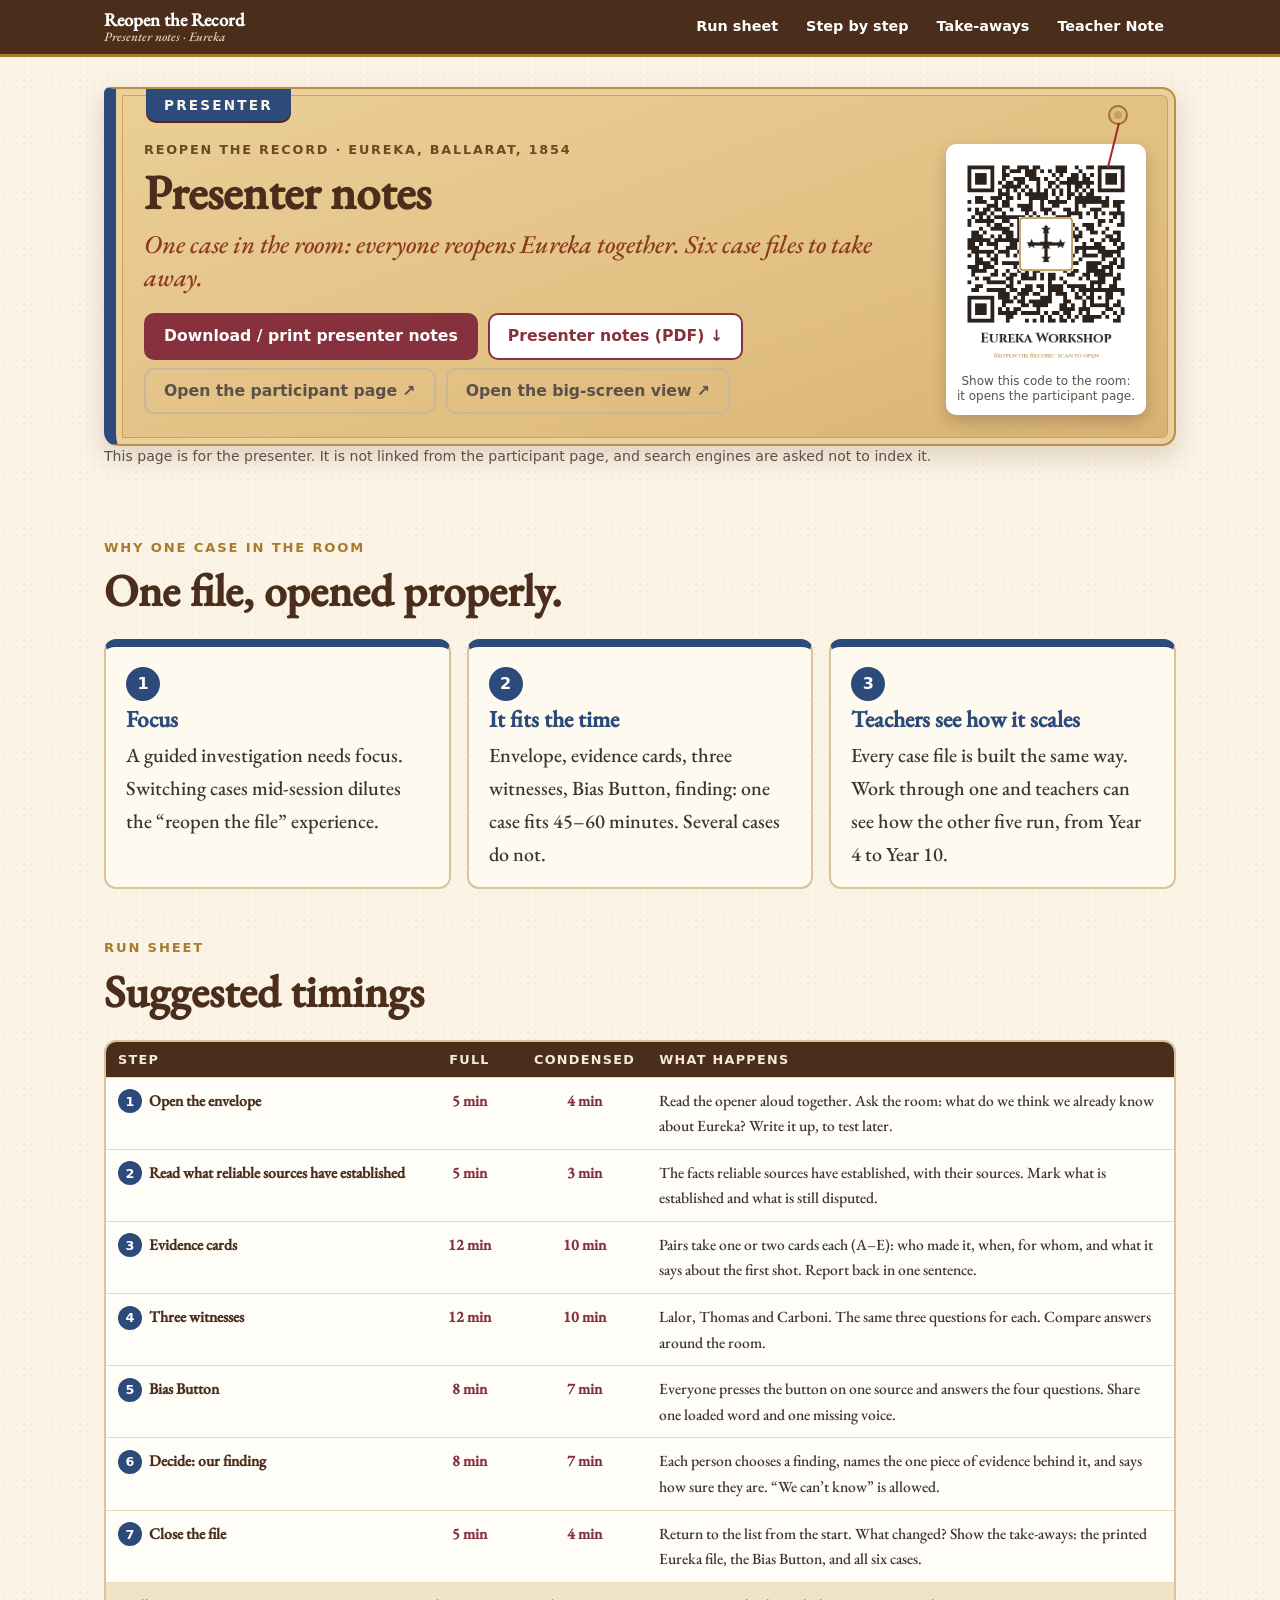
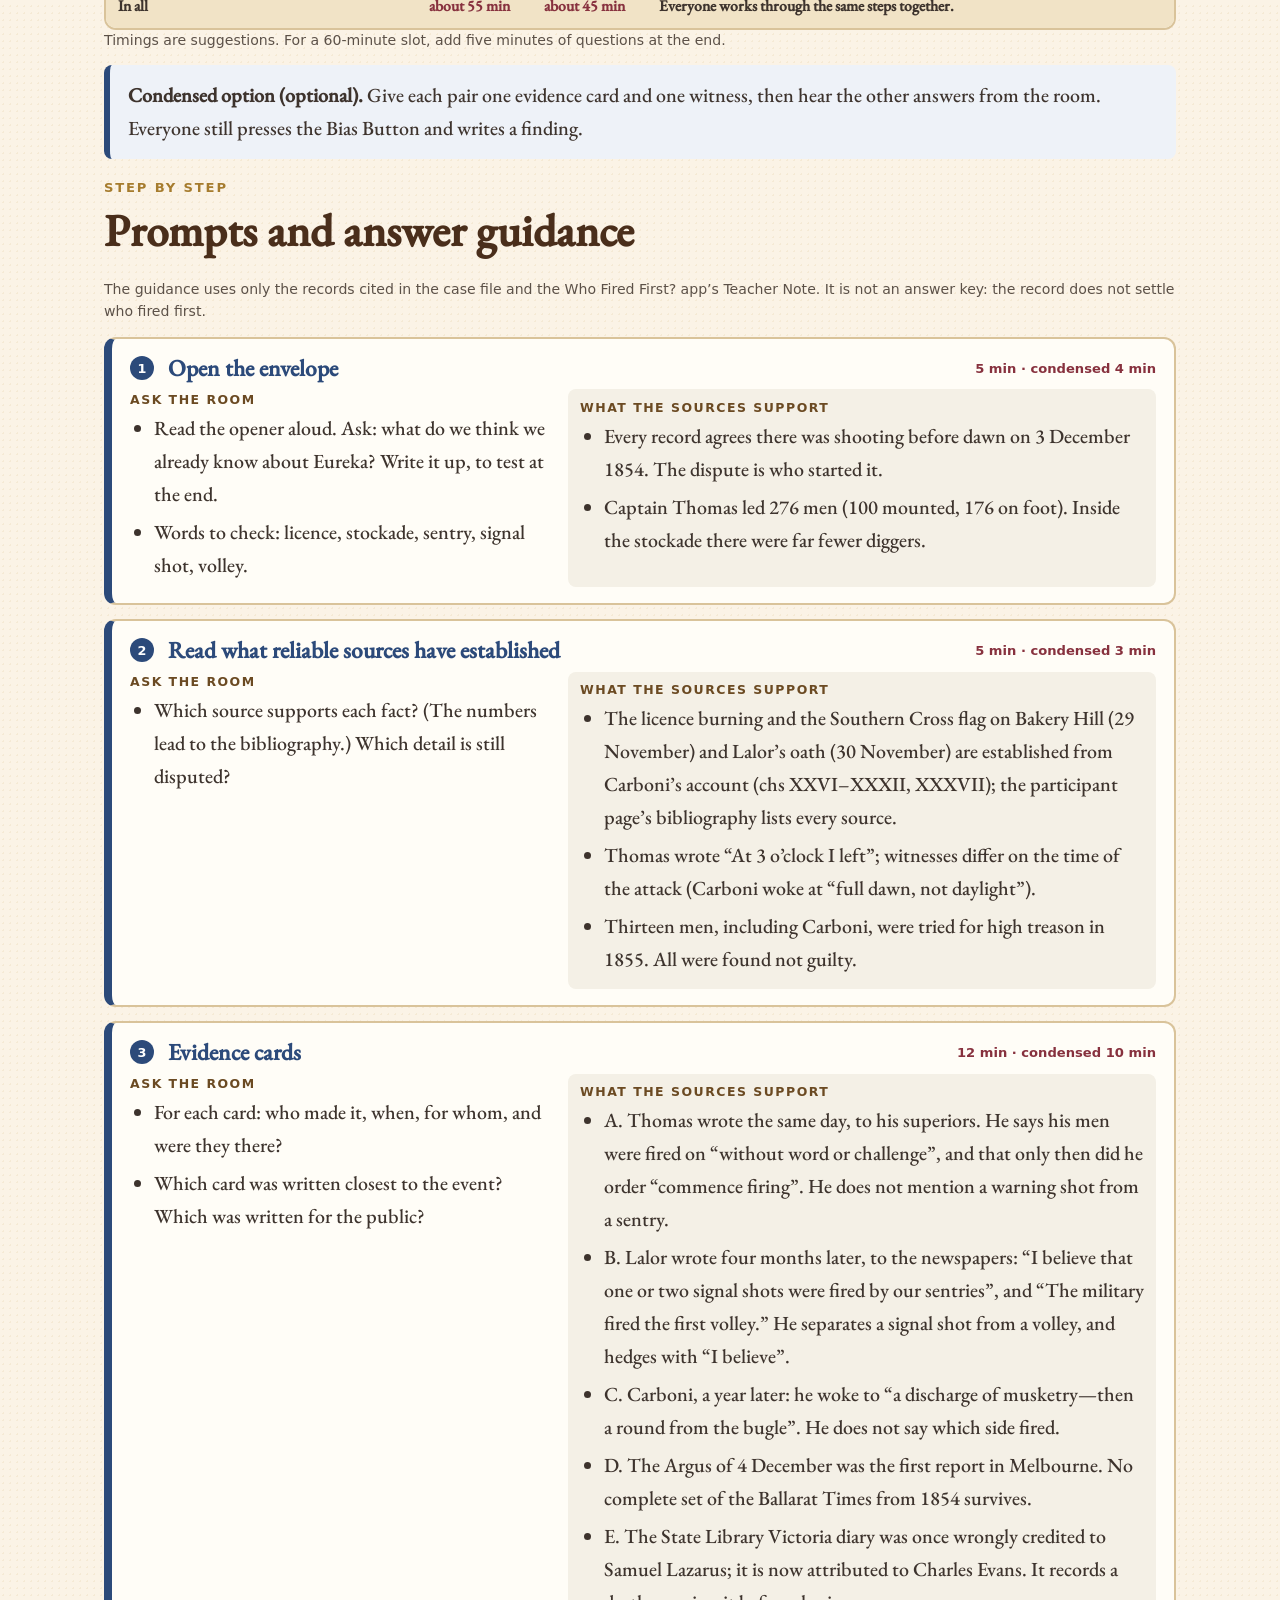
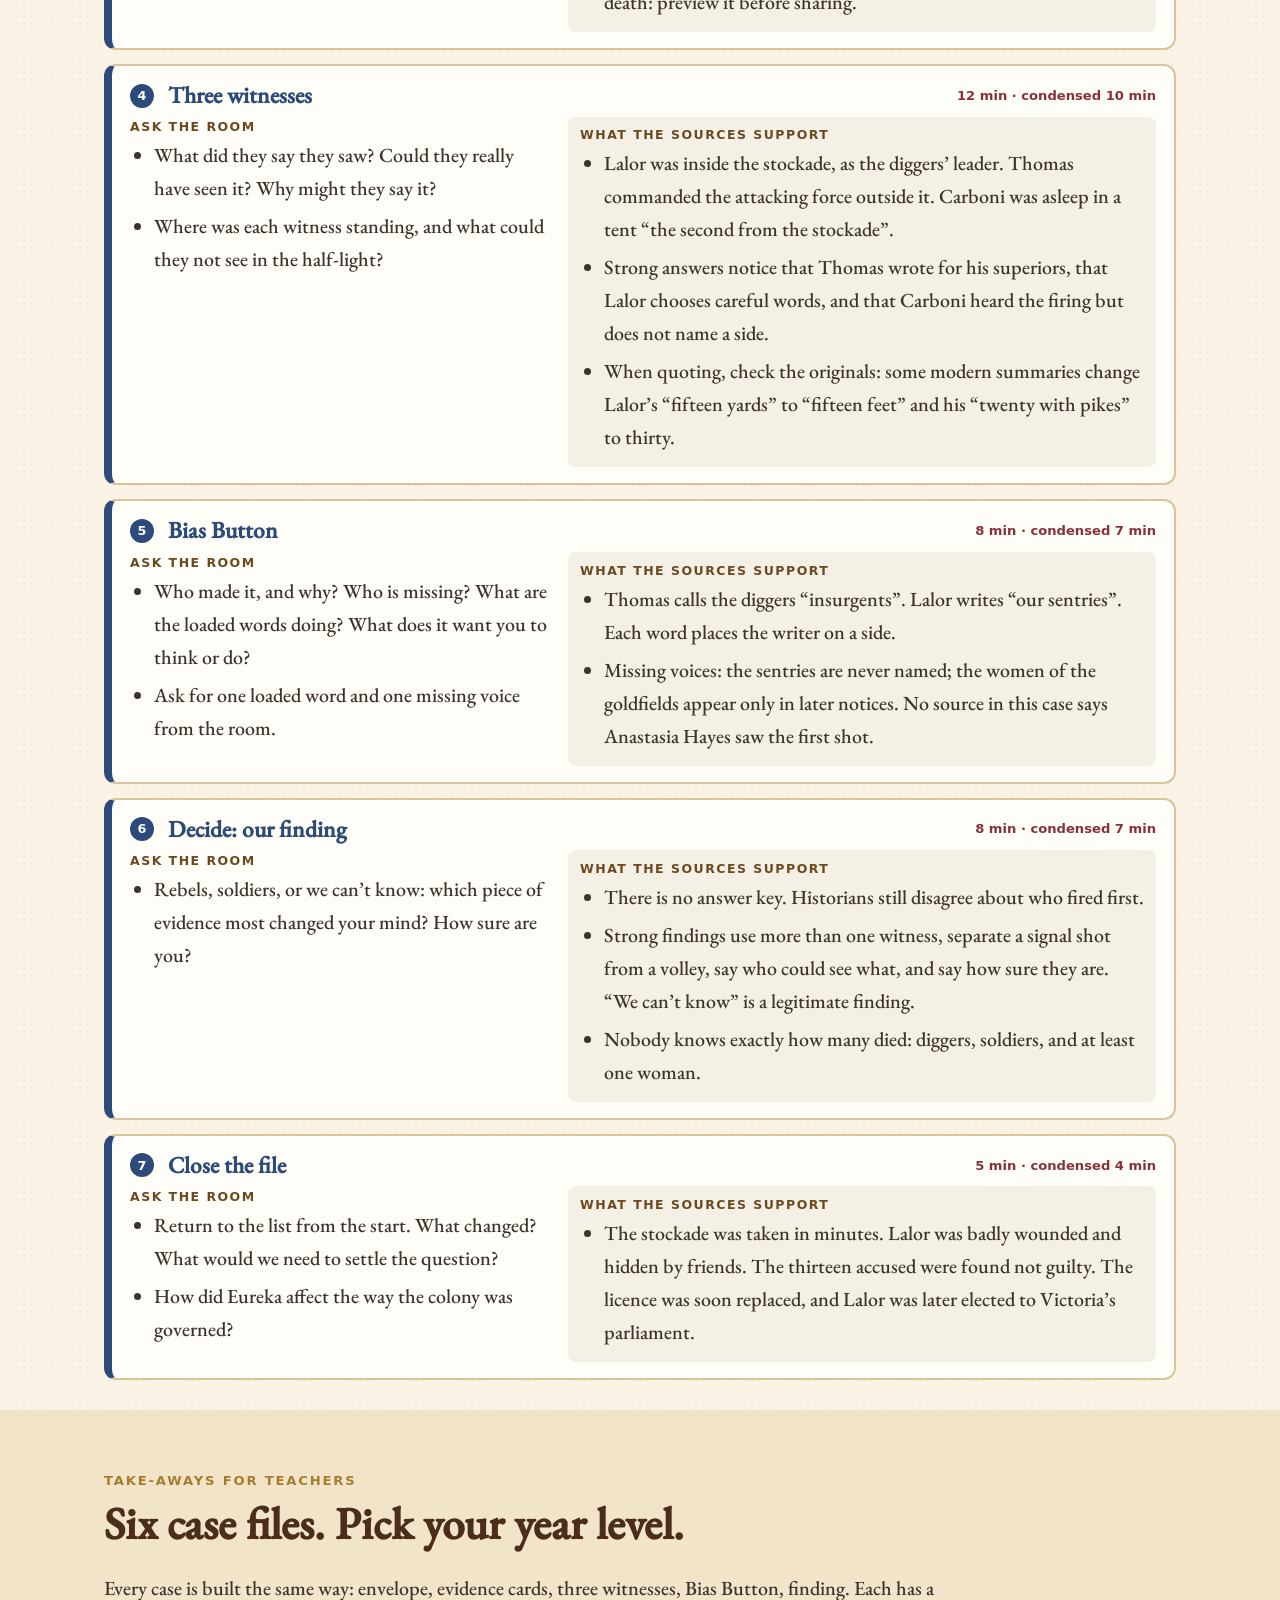
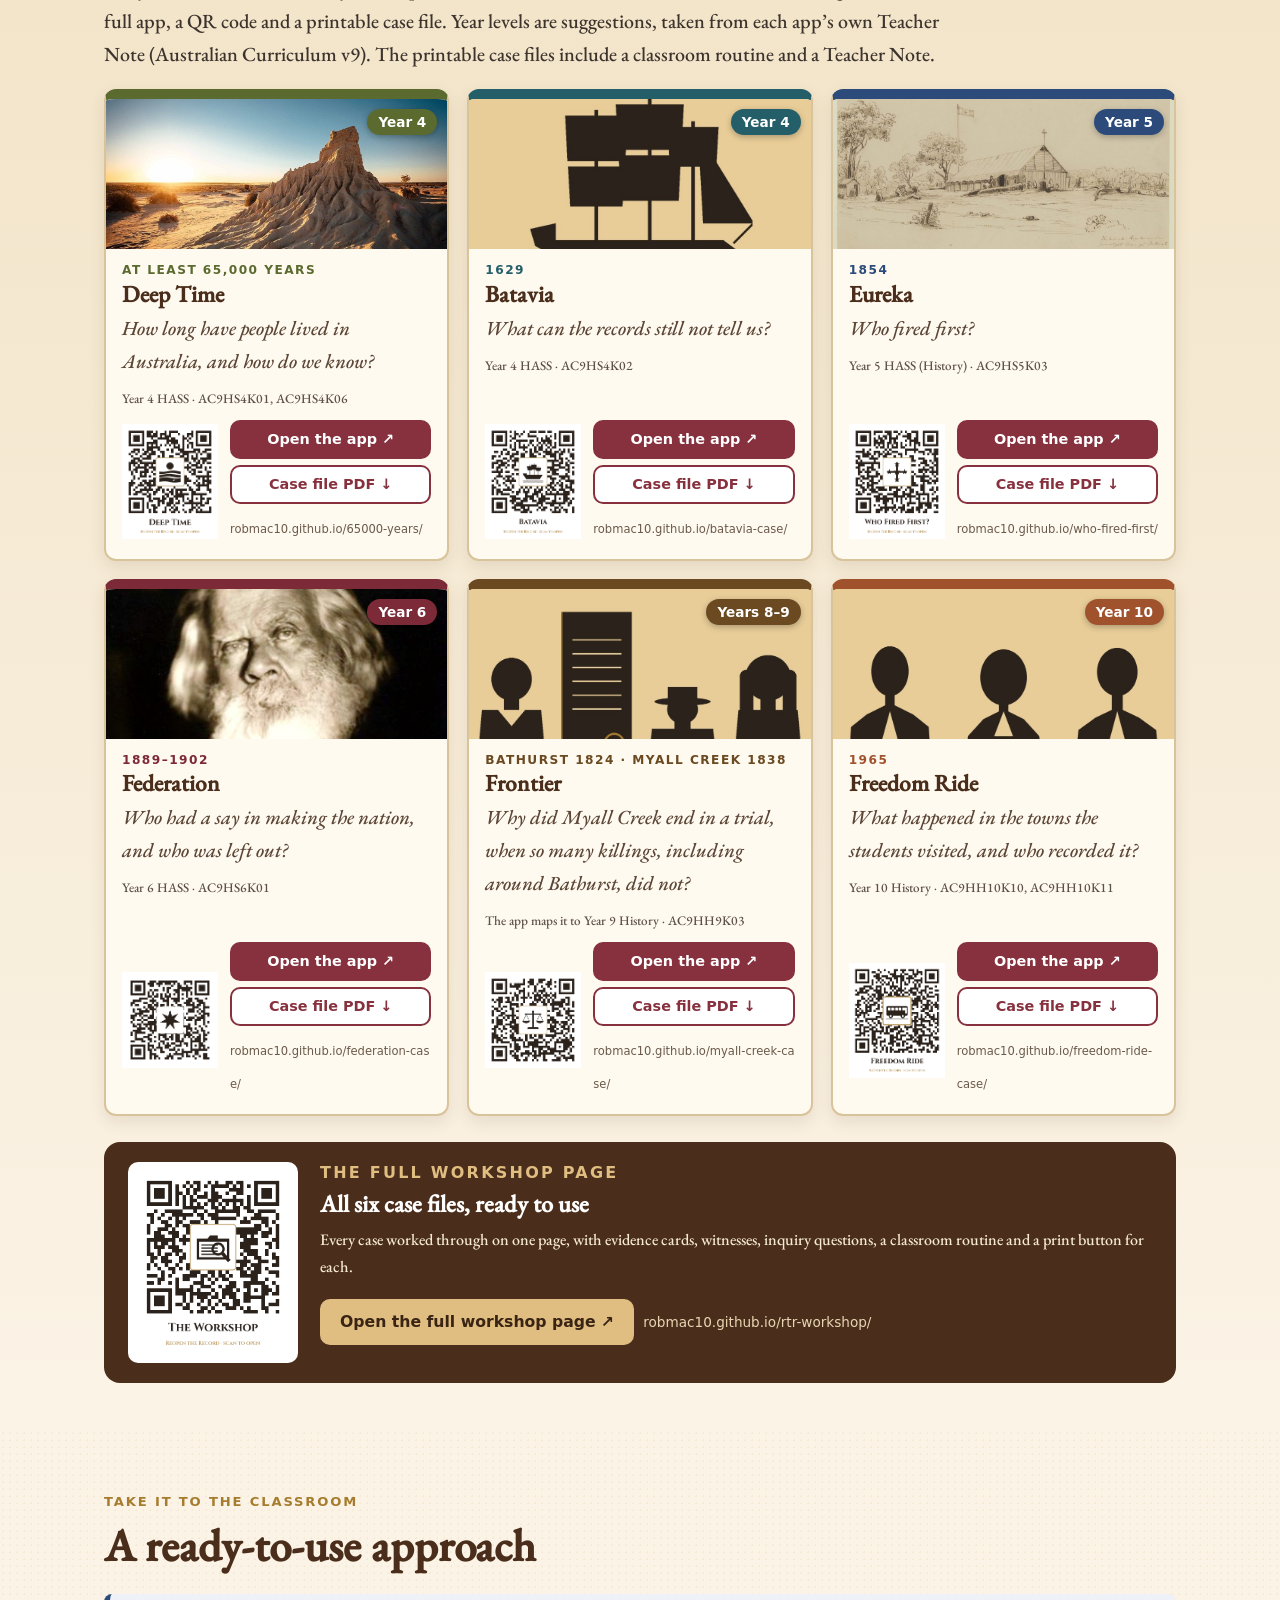
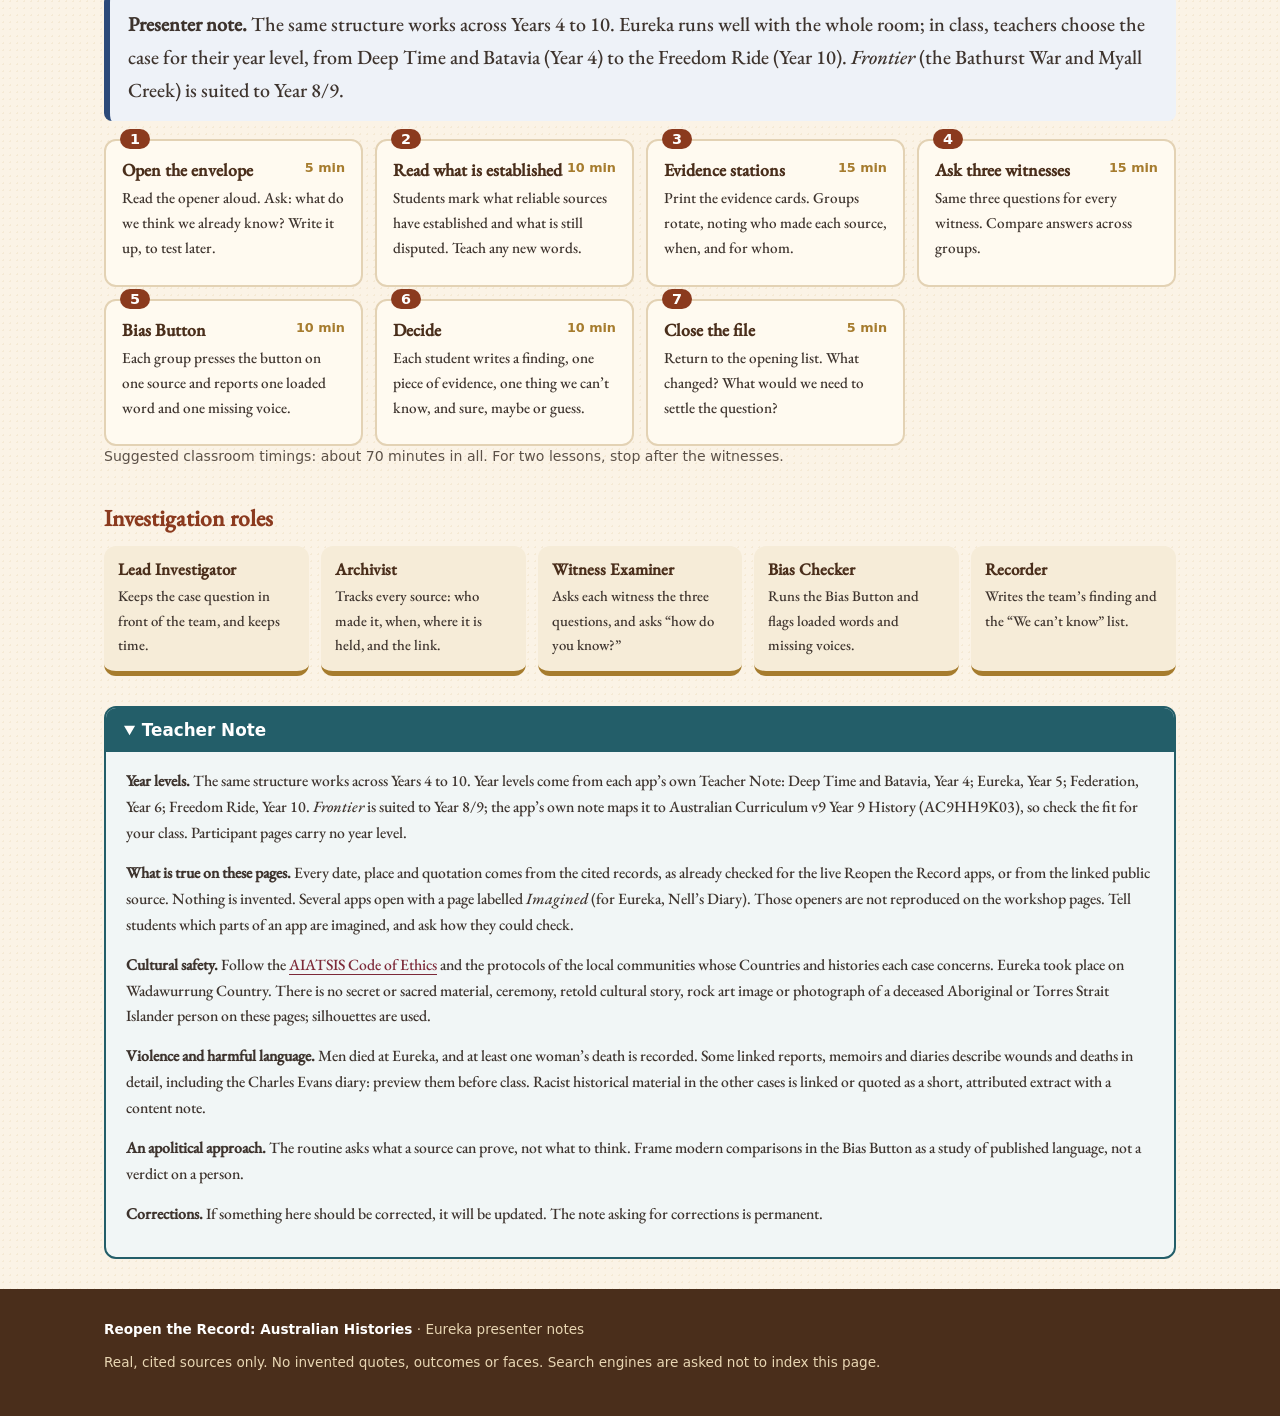
<file: presenter/index.html>
<!doctype html>
<html lang="en-AU">
<head>
<meta charset="utf-8">
<meta name="viewport" content="width=device-width, initial-scale=1">
<meta name="robots" content="noindex, nofollow">
<meta name="googlebot" content="noindex, nofollow">
<title>Presenter notes · Reopen the Record · Eureka</title>
<script>document.documentElement.classList.add("js")</script>
<link rel="icon" href="../assets/favicon.svg" type="image/svg+xml">
<link rel="stylesheet" href="../assets/image-fit.css?v=20261123m5">
<link rel="stylesheet" href="../assets/style.css?v=20261123m5">
<link rel="stylesheet" href="../assets/eureka.css?v=20261123m5">
</head>
<body class="presenter-page">
<a class="skip" href="#main">Skip to the notes</a>
<header class="topbar">
 <div class="topbar-in">
  <a class="brand" href="#top">Reopen the Record<small>Presenter notes · Eureka</small></a>
  <nav aria-label="Presenter sections"><a href="#run">Run sheet</a><a href="#guide">Step by step</a><a href="#takeaways">Take-aways</a><a href="#teacher">Teacher Note</a></nav>
 </div>
</header>
<main id="main">
<section class="p-head wrap" id="top" aria-labelledby="h-p">
 <div class="folder" style="--case:#2c4a7a">
  <span class="folder-tab">Presenter</span><span class="string" aria-hidden="true"></span>
  <div class="folder-grid">
   <div>
    <p class="env-eyebrow">Reopen the Record · Eureka, Ballarat, 1854</p>
    <h1 id="h-p">Presenter notes</h1>
    <p class="key-q">One case in the room: everyone reopens Eureka together. Six case files to take away.</p>
    <div class="case-actions">
     <button type="button" class="btn btn-primary" id="print-presenter">Download / print presenter notes</button>
     <a class="btn" href="../assets/pdf/presenter-notes-eureka.pdf" download>Presenter notes (PDF) ↓</a>
     <a class="btn btn-quiet" href="../" target="_blank" rel="noopener">Open the participant page ↗</a>
     <a class="btn btn-quiet" href="../screen/" target="_blank" rel="noopener">Open the big-screen view ↗</a>
    </div>
   </div>
   <figure class="qr p-qr"><button type="button" class="zoom-btn" aria-label="Enlarge QR code"><img src="../assets/qr/workshop-eureka-qr.png" alt="QR code that opens the participant page"></button><figcaption>Show this code to the room: it opens the participant page.</figcaption></figure>
  </div>
 </div>
 <p class="note">This page is for the presenter. It is not linked from the participant page, and search engines are asked not to index it.</p>
</section>

<section class="why wrap" aria-labelledby="h-why">
 <p class="eyebrow">Why one case in the room</p>
 <h2 id="h-why">One file, opened properly.</h2>
 <div class="why-grid">
  <article class="why-card"><span class="why-n">1</span><h3>Focus</h3><p>A guided investigation needs focus. Switching cases mid-session dilutes the “reopen the file” experience.</p></article>
  <article class="why-card"><span class="why-n">2</span><h3>It fits the time</h3><p>Envelope, evidence cards, three witnesses, Bias Button, finding: one case fits 45–60 minutes. Several cases do not.</p></article>
  <article class="why-card"><span class="why-n">3</span><h3>Teachers see how it scales</h3><p>Every case file is built the same way. Work through one and teachers can see how the other five run, from Year 4 to Year 10.</p></article>
 </div>
</section>

<section class="session wrap" id="run" aria-labelledby="h-run">
 <p class="eyebrow">Run sheet</p>
 <h2 id="h-run">Suggested timings</h2>
 <div class="run-wrap"><table class="run">
  <thead><tr><th scope="col">Step</th><th scope="col" class="t">Full</th><th scope="col" class="t">Condensed</th><th scope="col">What happens</th></tr></thead>
  <tbody><tr><th scope="row"><span class="rs-n">1</span> Open the envelope</th><td class="t">5 min</td><td class="t">4 min</td><td>Read the opener aloud together. Ask the room: what do we think we already know about Eureka? Write it up, to test later.</td></tr><tr><th scope="row"><span class="rs-n">2</span> Read what reliable sources have established</th><td class="t">5 min</td><td class="t">3 min</td><td>The facts reliable sources have established, with their sources. Mark what is established and what is still disputed.</td></tr><tr><th scope="row"><span class="rs-n">3</span> Evidence cards</th><td class="t">12 min</td><td class="t">10 min</td><td>Pairs take one or two cards each (A–E): who made it, when, for whom, and what it says about the first shot. Report back in one sentence.</td></tr><tr><th scope="row"><span class="rs-n">4</span> Three witnesses</th><td class="t">12 min</td><td class="t">10 min</td><td>Lalor, Thomas and Carboni. The same three questions for each. Compare answers around the room.</td></tr><tr><th scope="row"><span class="rs-n">5</span> Bias Button</th><td class="t">8 min</td><td class="t">7 min</td><td>Everyone presses the button on one source and answers the four questions. Share one loaded word and one missing voice.</td></tr><tr><th scope="row"><span class="rs-n">6</span> Decide: our finding</th><td class="t">8 min</td><td class="t">7 min</td><td>Each person chooses a finding, names the one piece of evidence behind it, and says how sure they are. “We can’t know” is allowed.</td></tr><tr><th scope="row"><span class="rs-n">7</span> Close the file</th><td class="t">5 min</td><td class="t">4 min</td><td>Return to the list from the start. What changed? Show the take-aways: the printed Eureka file, the Bias Button, and all six cases.</td></tr></tbody>
  <tfoot><tr><th scope="row">In all</th><td class="t">about 55 min</td><td class="t">about 45 min</td><td>Everyone works through the same steps together.</td></tr></tfoot>
 </table></div>
 <p class="note">Timings are suggestions. For a 60-minute slot, add five minutes of questions at the end.</p>
 <div class="presenter"><strong>Condensed option (optional).</strong> Give each pair one evidence card and one witness, then hear the other answers from the room. Everyone still presses the Bias Button and writes a finding.</div>
</section>

<section class="guide wrap" id="guide" aria-labelledby="h-guide">
 <p class="eyebrow">Step by step</p>
 <h2 id="h-guide">Prompts and answer guidance</h2>
 <p class="note">The guidance uses only the records cited in the case file and the Who Fired First? app’s Teacher Note. It is not an answer key: the record does not settle who fired first.</p>
 <div class="g-list"><article class="g-step"><div class="g-head"><span class="rs-n">1</span><h3>Open the envelope</h3><span class="g-time">5 min · condensed 4 min</span></div>
 <div class="g-cols"><div class="g-ask"><h4>Ask the room</h4><ul><li>Read the opener aloud. Ask: what do we think we already know about Eureka? Write it up, to test at the end.</li><li>Words to check: licence, stockade, sentry, signal shot, volley.</li></ul></div>
 <div class="g-ans"><h4>What the sources support</h4><ul><li>Every record agrees there was shooting before dawn on 3 December 1854. The dispute is who started it.</li><li>Captain Thomas led 276 men (100 mounted, 176 on foot). Inside the stockade there were far fewer diggers.</li></ul></div></div></article><article class="g-step"><div class="g-head"><span class="rs-n">2</span><h3>Read what reliable sources have established</h3><span class="g-time">5 min · condensed 3 min</span></div>
 <div class="g-cols"><div class="g-ask"><h4>Ask the room</h4><ul><li>Which source supports each fact? (The numbers lead to the bibliography.) Which detail is still disputed?</li></ul></div>
 <div class="g-ans"><h4>What the sources support</h4><ul><li>The licence burning and the Southern Cross flag on Bakery Hill (29 November) and Lalor’s oath (30 November) are established from Carboni’s account (chs XXVI–XXXII, XXXVII); the participant page’s bibliography lists every source.</li><li>Thomas wrote “At 3 o’clock I left”; witnesses differ on the time of the attack (Carboni woke at “full dawn, not daylight”).</li><li>Thirteen men, including Carboni, were tried for high treason in 1855. All were found not guilty.</li></ul></div></div></article><article class="g-step"><div class="g-head"><span class="rs-n">3</span><h3>Evidence cards</h3><span class="g-time">12 min · condensed 10 min</span></div>
 <div class="g-cols"><div class="g-ask"><h4>Ask the room</h4><ul><li>For each card: who made it, when, for whom, and were they there?</li><li>Which card was written closest to the event? Which was written for the public?</li></ul></div>
 <div class="g-ans"><h4>What the sources support</h4><ul><li>A. Thomas wrote the same day, to his superiors. He says his men were fired on “without word or challenge”, and that only then did he order “commence firing”. He does not mention a warning shot from a sentry.</li><li>B. Lalor wrote four months later, to the newspapers: “I believe that one or two signal shots were fired by our sentries”, and “The military fired the first volley.” He separates a signal shot from a volley, and hedges with “I believe”.</li><li>C. Carboni, a year later: he woke to “a discharge of musketry—then a round from the bugle”. He does not say which side fired.</li><li>D. The Argus of 4 December was the first report in Melbourne. No complete set of the Ballarat Times from 1854 survives.</li><li>E. The State Library Victoria diary was once wrongly credited to Samuel Lazarus; it is now attributed to Charles Evans. It records a death: preview it before sharing.</li></ul></div></div></article><article class="g-step"><div class="g-head"><span class="rs-n">4</span><h3>Three witnesses</h3><span class="g-time">12 min · condensed 10 min</span></div>
 <div class="g-cols"><div class="g-ask"><h4>Ask the room</h4><ul><li>What did they say they saw? Could they really have seen it? Why might they say it?</li><li>Where was each witness standing, and what could they not see in the half-light?</li></ul></div>
 <div class="g-ans"><h4>What the sources support</h4><ul><li>Lalor was inside the stockade, as the diggers’ leader. Thomas commanded the attacking force outside it. Carboni was asleep in a tent “the second from the stockade”.</li><li>Strong answers notice that Thomas wrote for his superiors, that Lalor chooses careful words, and that Carboni heard the firing but does not name a side.</li><li>When quoting, check the originals: some modern summaries change Lalor’s “fifteen yards” to “fifteen feet” and his “twenty with pikes” to thirty.</li></ul></div></div></article><article class="g-step"><div class="g-head"><span class="rs-n">5</span><h3>Bias Button</h3><span class="g-time">8 min · condensed 7 min</span></div>
 <div class="g-cols"><div class="g-ask"><h4>Ask the room</h4><ul><li>Who made it, and why? Who is missing? What are the loaded words doing? What does it want you to think or do?</li><li>Ask for one loaded word and one missing voice from the room.</li></ul></div>
 <div class="g-ans"><h4>What the sources support</h4><ul><li>Thomas calls the diggers “insurgents”. Lalor writes “our sentries”. Each word places the writer on a side.</li><li>Missing voices: the sentries are never named; the women of the goldfields appear only in later notices. No source in this case says Anastasia Hayes saw the first shot.</li></ul></div></div></article><article class="g-step"><div class="g-head"><span class="rs-n">6</span><h3>Decide: our finding</h3><span class="g-time">8 min · condensed 7 min</span></div>
 <div class="g-cols"><div class="g-ask"><h4>Ask the room</h4><ul><li>Rebels, soldiers, or we can’t know: which piece of evidence most changed your mind? How sure are you?</li></ul></div>
 <div class="g-ans"><h4>What the sources support</h4><ul><li>There is no answer key. Historians still disagree about who fired first.</li><li>Strong findings use more than one witness, separate a signal shot from a volley, say who could see what, and say how sure they are. “We can’t know” is a legitimate finding.</li><li>Nobody knows exactly how many died: diggers, soldiers, and at least one woman.</li></ul></div></div></article><article class="g-step"><div class="g-head"><span class="rs-n">7</span><h3>Close the file</h3><span class="g-time">5 min · condensed 4 min</span></div>
 <div class="g-cols"><div class="g-ask"><h4>Ask the room</h4><ul><li>Return to the list from the start. What changed? What would we need to settle the question?</li><li>How did Eureka affect the way the colony was governed?</li></ul></div>
 <div class="g-ans"><h4>What the sources support</h4><ul><li>The stockade was taken in minutes. Lalor was badly wounded and hidden by friends. The thirteen accused were found not guilty. The licence was soon replaced, and Lalor was later elected to Victoria’s parliament.</li></ul></div></div></article></div>
</section>

<section class="kits-sec" id="takeaways" aria-labelledby="h-kits">
 <div class="wrap">
  <p class="eyebrow">Take-aways for teachers</p>
  <h2 id="h-kits">Six case files. Pick your year level.</h2>
  <p class="kits-lead">Every case is built the same way: envelope, evidence cards, three witnesses, Bias Button, finding. Each has a full app, a QR code and a printable case file. Year levels are suggestions, taken from each app’s own Teacher Note (Australian Curriculum v9). The printable case files include a classroom routine and a Teacher Note.</p>
  <div class="kits"><article class="kit" style="--case:#5b6b2f">
 <div class="kit-top"><button type="button" class="zoom-btn kit-zoom" aria-label="Enlarge picture"><img class="kit-pic" src="../assets/img/mungo.jpg" alt="The Walls of China, Mungo National Park. Photo: Kevinzoo45, CC BY-SA 4.0, via Wikimedia Commons." loading="lazy"></button><span class="kit-yr">Year 4</span></div>
 <div class="kit-body">
  <p class="kit-dates">At least 65,000 years</p><h3>Deep Time</h3><p class="kit-q">How long have people lived in Australia, and how do we know?</p>
  <p class="kit-cur">Year 4 HASS · AC9HS4K01, AC9HS4K06</p>
  <div class="kit-row"><figure class="kit-qr"><button type="button" class="zoom-btn" aria-label="Enlarge QR code"><img src="../assets/qr/deep-time-qr.png" alt="QR code that opens Deep Time"></button></figure>
  <div class="kit-links"><a class="btn btn-primary" href="https://robmac10.github.io/65000-years/" target="_blank" rel="noopener">Open the app ↗</a>
  <a class="btn" href="../assets/pdf/take-away-case-file-deep-time.pdf" download>Case file PDF ↓</a>
  <span class="url">robmac10.github.io/65000-years/</span></div></div>
 </div></article><article class="kit" style="--case:#235e69">
 <div class="kit-top"><button type="button" class="zoom-btn kit-zoom" aria-label="Enlarge picture"><img class="kit-pic" src="../assets/img/tile-batavia.jpg" alt="A ship silhouette drawn for the Reopen the Record apps, not a picture of the wreck." loading="lazy"></button><span class="kit-yr">Year 4</span></div>
 <div class="kit-body">
  <p class="kit-dates">1629</p><h3>Batavia</h3><p class="kit-q">What can the records still not tell us?</p>
  <p class="kit-cur">Year 4 HASS · AC9HS4K02</p>
  <div class="kit-row"><figure class="kit-qr"><button type="button" class="zoom-btn" aria-label="Enlarge QR code"><img src="../assets/qr/batavia-qr.png" alt="QR code that opens Batavia: What can the records still not tell us?"></button></figure>
  <div class="kit-links"><a class="btn btn-primary" href="https://robmac10.github.io/batavia-case/" target="_blank" rel="noopener">Open the app ↗</a>
  <a class="btn" href="../assets/pdf/take-away-case-file-batavia.pdf" download>Case file PDF ↓</a>
  <span class="url">robmac10.github.io/batavia-case/</span></div></div>
 </div></article><article class="kit" style="--case:#2c4a7a">
 <div class="kit-top"><button type="button" class="zoom-btn kit-zoom" aria-label="Enlarge picture"><img class="kit-pic" src="../assets/img/chapel.jpg" alt="Eugene von Guérard, Catholic Chapel on the Gravel Pit Line, Ballarat, January 1854. State Library Victoria, H12532. Out of copyright." loading="lazy"></button><span class="kit-yr">Year 5</span></div>
 <div class="kit-body">
  <p class="kit-dates">1854</p><h3>Eureka</h3><p class="kit-q">Who fired first?</p>
  <p class="kit-cur">Year 5 HASS (History) · AC9HS5K03</p>
  <div class="kit-row"><figure class="kit-qr"><button type="button" class="zoom-btn" aria-label="Enlarge QR code"><img src="../assets/qr/eureka-qr.png" alt="QR code that opens Who Fired First? Eureka, 1854"></button></figure>
  <div class="kit-links"><a class="btn btn-primary" href="https://robmac10.github.io/who-fired-first/" target="_blank" rel="noopener">Open the app ↗</a>
  <a class="btn" href="../assets/pdf/take-away-case-file-eureka.pdf" download>Case file PDF ↓</a>
  <span class="url">robmac10.github.io/who-fired-first/</span></div></div>
 </div></article><article class="kit" style="--case:#7c2938">
 <div class="kit-top"><button type="button" class="zoom-btn kit-zoom" aria-label="Enlarge picture"><img class="kit-pic" src="../assets/img/parkes.jpg" alt="Sir Henry Parkes, 1893. Photograph by Henry Walter Barnett. Public domain." loading="lazy"></button><span class="kit-yr">Year 6</span></div>
 <div class="kit-body">
  <p class="kit-dates">1889–1902</p><h3>Federation</h3><p class="kit-q">Who had a say in making the nation, and who was left out?</p>
  <p class="kit-cur">Year 6 HASS · AC9HS6K01</p>
  <div class="kit-row"><figure class="kit-qr"><button type="button" class="zoom-btn" aria-label="Enlarge QR code"><img src="../assets/qr/federation-qr.png" alt="QR code that opens Federation: Who had a say?"></button></figure>
  <div class="kit-links"><a class="btn btn-primary" href="https://robmac10.github.io/federation-case/" target="_blank" rel="noopener">Open the app ↗</a>
  <a class="btn" href="../assets/pdf/take-away-case-file-federation.pdf" download>Case file PDF ↓</a>
  <span class="url">robmac10.github.io/federation-case/</span></div></div>
 </div></article><article class="kit" style="--case:#6b4a22">
 <div class="kit-top"><button type="button" class="zoom-btn kit-zoom" aria-label="Enlarge picture"><img class="kit-pic" src="../assets/img/tile-frontier.jpg" alt="Silhouettes and a drawn proclamation sheet, made for the Reopen the Record apps: Governor Brisbane, the 1824 proclamation, George Anderson and Justice Burton. Not likenesses or facsimiles." loading="lazy"></button><span class="kit-yr">Years 8–9</span></div>
 <div class="kit-body">
  <p class="kit-dates">Bathurst 1824 · Myall Creek 1838</p><h3>Frontier</h3><p class="kit-q">Why did Myall Creek end in a trial, when so many killings, including around Bathurst, did not?</p>
  <p class="kit-cur">The app maps it to Year 9 History · AC9HH9K03</p>
  <div class="kit-row"><figure class="kit-qr"><button type="button" class="zoom-btn" aria-label="Enlarge QR code"><img src="../assets/qr/myall-creek-qr.png" alt="QR code that opens Bathurst to Myall Creek"></button></figure>
  <div class="kit-links"><a class="btn btn-primary" href="https://robmac10.github.io/myall-creek-case/" target="_blank" rel="noopener">Open the app ↗</a>
  <a class="btn" href="../assets/pdf/take-away-case-file-frontier.pdf" download>Case file PDF ↓</a>
  <span class="url">robmac10.github.io/myall-creek-case/</span></div></div>
 </div></article><article class="kit" style="--case:#a0522d">
 <div class="kit-top"><button type="button" class="zoom-btn kit-zoom" aria-label="Enlarge picture"><img class="kit-pic" src="../assets/img/tile-freedom-ride.jpg" alt="Three name-card silhouettes drawn for the Reopen the Record apps: Charles Perkins, Ann Curthoys and Harry Hall. Not likenesses." loading="lazy"></button><span class="kit-yr">Year 10</span></div>
 <div class="kit-body">
  <p class="kit-dates">1965</p><h3>Freedom Ride</h3><p class="kit-q">What happened in the towns the students visited, and who recorded it?</p>
  <p class="kit-cur">Year 10 History · AC9HH10K10, AC9HH10K11</p>
  <div class="kit-row"><figure class="kit-qr"><button type="button" class="zoom-btn" aria-label="Enlarge QR code"><img src="../assets/qr/freedom-ride-qr.png" alt="QR code that opens The Freedom Ride, 1965"></button></figure>
  <div class="kit-links"><a class="btn btn-primary" href="https://robmac10.github.io/freedom-ride-case/" target="_blank" rel="noopener">Open the app ↗</a>
  <a class="btn" href="../assets/pdf/take-away-case-file-freedom-ride.pdf" download>Case file PDF ↓</a>
  <span class="url">robmac10.github.io/freedom-ride-case/</span></div></div>
 </div></article></div>
  <div class="app-card all-card">
   <figure class="qr"><button type="button" class="zoom-btn" aria-label="Enlarge QR code"><img src="../assets/qr/workshop-qr.png" alt="QR code that opens the full workshop page with all six case files"></button></figure>
   <div><p class="env-eyebrow">The full workshop page</p><h4>All six case files, ready to use</h4><p>Every case worked through on one page, with evidence cards, witnesses, inquiry questions, a classroom routine and a print button for each.</p>
   <p><a class="btn btn-primary" href="https://robmac10.github.io/rtr-workshop/" target="_blank" rel="noopener">Open the full workshop page ↗</a> <span class="url">robmac10.github.io/rtr-workshop/</span></p></div>
  </div>
 </div>
</section>

<section class="class-sec wrap" id="classroom" aria-labelledby="h-class">
 <p class="eyebrow">Take it to the classroom</p>
 <h2 id="h-class">A ready-to-use approach</h2>
 <div class="presenter"><strong>Presenter note.</strong> The same structure works across Years 4 to 10. Eureka runs well with the whole room; in class, teachers choose the case for their year level, from Deep Time and Batavia (Year 4) to the Freedom Ride (Year 10). <em>Frontier</em> (the Bathurst War and Myall Creek) is suited to Year 8/9.</div>
 <div class="lesson">
  <div class="lesson-step"><span class="ls-time">5 min</span><h4>Open the envelope</h4><p>Read the opener aloud. Ask: what do we think we already know? Write it up, to test later.</p></div>
  <div class="lesson-step"><span class="ls-time">10 min</span><h4>Read what is established</h4><p>Students mark what reliable sources have established and what is still disputed. Teach any new words.</p></div>
  <div class="lesson-step"><span class="ls-time">15 min</span><h4>Evidence stations</h4><p>Print the evidence cards. Groups rotate, noting who made each source, when, and for whom.</p></div>
  <div class="lesson-step"><span class="ls-time">15 min</span><h4>Ask three witnesses</h4><p>Same three questions for every witness. Compare answers across groups.</p></div>
  <div class="lesson-step"><span class="ls-time">10 min</span><h4>Bias Button</h4><p>Each group presses the button on one source and reports one loaded word and one missing voice.</p></div>
  <div class="lesson-step"><span class="ls-time">10 min</span><h4>Decide</h4><p>Each student writes a finding, one piece of evidence, one thing we can’t know, and sure, maybe or guess.</p></div>
  <div class="lesson-step"><span class="ls-time">5 min</span><h4>Close the file</h4><p>Return to the opening list. What changed? What would we need to settle the question?</p></div>
 </div>
 <p class="note">Suggested classroom timings: about 70 minutes in all. For two lessons, stop after the witnesses.</p>
 <h3 class="sub">Investigation roles</h3>
 <div class="roles">
  <div class="role"><h4>Lead Investigator</h4><p>Keeps the case question in front of the team, and keeps time.</p></div>
  <div class="role"><h4>Archivist</h4><p>Tracks every source: who made it, when, where it is held, and the link.</p></div>
  <div class="role"><h4>Witness Examiner</h4><p>Asks each witness the three questions, and asks “how do you know?”</p></div>
  <div class="role"><h4>Bias Checker</h4><p>Runs the Bias Button and flags loaded words and missing voices.</p></div>
  <div class="role"><h4>Recorder</h4><p>Writes the team’s finding and the “We can’t know” list.</p></div>
 </div>

 <details class="teacher" id="teacher" open>
  <summary>Teacher Note</summary>
  <div class="teacher-body">
   <p><strong>Year levels.</strong> The same structure works across Years 4 to 10. Year levels come from each app’s own Teacher Note: Deep Time and Batavia, Year 4; Eureka, Year 5; Federation, Year 6; Freedom Ride, Year 10. <em>Frontier</em> is suited to Year 8/9; the app’s own note maps it to Australian Curriculum v9 Year 9 History (AC9HH9K03), so check the fit for your class. Participant pages carry no year level.</p>
   <p><strong>What is true on these pages.</strong> Every date, place and quotation comes from the cited records, as already checked for the live Reopen the Record apps, or from the linked public source. Nothing is invented. Several apps open with a page labelled <em>Imagined</em> (for Eureka, Nell’s Diary). Those openers are not reproduced on the workshop pages. Tell students which parts of an app are imagined, and ask how they could check.</p>
   <p><strong>Cultural safety.</strong> Follow the <a href="https://aiatsis.gov.au/research/ethical-research/code-ethics" target="_blank" rel="noopener">AIATSIS Code of Ethics</a> and the protocols of the local communities whose Countries and histories each case concerns. Eureka took place on Wadawurrung Country. There is no secret or sacred material, ceremony, retold cultural story, rock art image or photograph of a deceased Aboriginal or Torres Strait Islander person on these pages; silhouettes are used.</p>
   <p><strong>Violence and harmful language.</strong> Men died at Eureka, and at least one woman’s death is recorded. Some linked reports, memoirs and diaries describe wounds and deaths in detail, including the Charles Evans diary: preview them before class. Racist historical material in the other cases is linked or quoted as a short, attributed extract with a content note.</p>
   <p><strong>An apolitical approach.</strong> The routine asks what a source can prove, not what to think. Frame modern comparisons in the Bias Button as a study of published language, not a verdict on a person.</p>
   <p><strong>Corrections.</strong> If something here should be corrected, it will be updated. The note asking for corrections is permanent.</p>
  </div>
 </details>
</section>
</main>
<footer class="foot">
 <div class="wrap">
  <p><strong>Reopen the Record: Australian Histories</strong> · Eureka presenter notes</p>
  <p>Real, cited sources only. No invented quotes, outcomes or faces. Search engines are asked not to index this page.</p>
 </div>
</footer>
<div class="lightbox" id="lightbox" hidden><button type="button" class="lb-close" aria-label="Close">×</button><img alt=""><p class="lb-cap"></p></div>
<script src="../assets/app.js?v=20261123m5"></script>
<script>document.getElementById('print-presenter').addEventListener('click',function(){window.print();});</script>
</body>
</html>
</file>
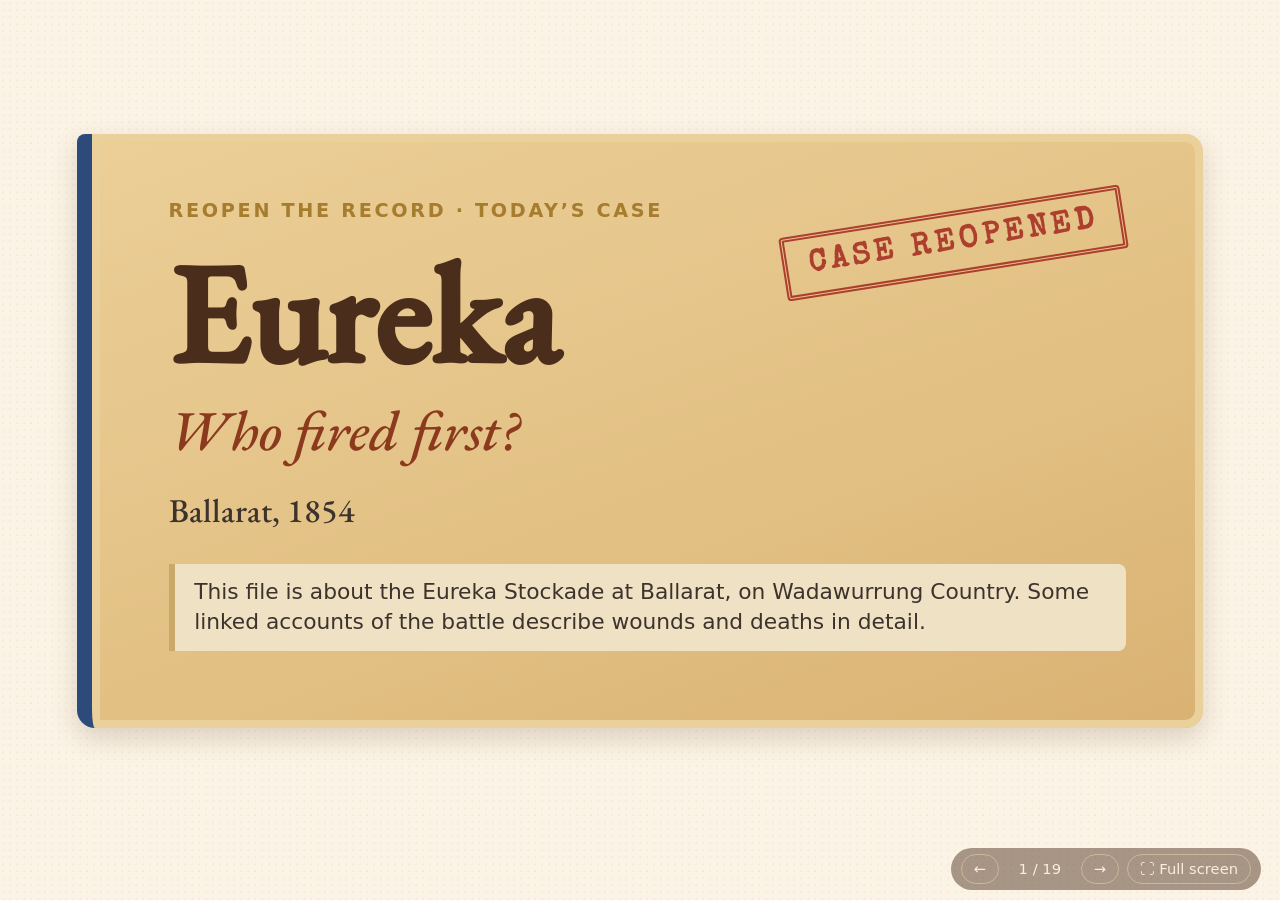
<file: screen/index.html>
<!doctype html>
<html lang="en-AU">
<head>
<meta charset="utf-8">
<meta name="viewport" content="width=device-width, initial-scale=1">
<meta name="robots" content="noindex, nofollow">
<title>Eureka · big screen · Reopen the Record</title>
<link rel="stylesheet" href="../assets/screen.css?v=20261123m5">
</head>
<body>
<main class="deck" id="deck">
<section class="slide s-cover" id="s1" aria-label="Eureka, slide 1 of 19"><div class="s-in"><p class="eyebrow">Reopen the Record · Today’s case</p>
<h1 class="s-title">Eureka</h1>
<p class="s-q">Who fired first?</p>
<p class="s-sub">Ballarat, 1854</p>
<span class="stamp s-stamp" aria-hidden="true">Case reopened</span>
<p class="s-note">This file is about the Eureka Stockade at Ballarat, on Wadawurrung Country. Some linked accounts of the battle describe wounds and deaths in detail.</p></div></section>
<section class="slide s-memo" id="s2" aria-label="Briefing, slide 2 of 19" hidden><div class="s-in"><p class="eyebrow">Briefing</p>
<p class="s-big">In this guided investigation, you step into the role of investigator and reopen one Australian history case file together: <strong>Eureka</strong>, Ballarat, 1854.</p>
<p>Using primary sources, evidence cards, three witnesses and the Bias Button, you will reopen the record in a culturally appropriate and apolitical way, through questions about the people, documents, silences, and questions the official story never fully settled.</p>
<p>You will leave with your Eureka case file, the Bias Button, and links to all six case files: Deep Time, Batavia, Eureka, Federation, Freedom Ride and Frontier.</p></div></section>
<section class="slide " id="s3" aria-label="Investigate, slide 3 of 19" hidden><div class="s-in"><p class="eyebrow">Decision point</p>
<h2>Investigate Eureka</h2>
<p class="s-lead">Two ways in. Choose one: the full case app, or the case file on this page.</p>
<div class="s-choices">
 <div class="s-card s-app"><span class="dp-tab">Choice A</span><h3>Open the App</h3><p>Who Fired First? The whole case on your phone or tablet.</p><figure class="s-qr"><img src="../assets/qr/eureka-qr.png" alt="QR code for the Who Fired First? app"><figcaption>robmac10.github.io/who-fired-first/</figcaption></figure></div>
 <div class="s-card s-env"><span class="dp-tab">Choice B</span><h3>Open the Envelope</h3><p>Work through the case file here: evidence cards, three witnesses, the Bias Button and your finding.</p></div>
</div></div></section>
<section class="slide " id="s4" aria-label="Nell’s Diary, slide 4 of 19" hidden><div class="s-in"><div class="s-split">
<div>
<p class="eyebrow">Envelope contents · 1</p>
<h2>Nell’s Diary</h2>
<p class="s-q">Gunfire at Dawn</p>
<p>Exhibit N: diary of Nell Byrne, Ballarat, 1854</p>
<p class="s-imag"><span class="imag">Imagined</span> Written for this case, based on real events, not a real document.</p>
<figure class="s-qr"><img src="../assets/qr/nells-diary-qr.png" alt="QR code for Nell’s Diary"><figcaption>robmac10.github.io/nells-diary/</figcaption></figure>
</div>
<figure class="s-fig "><img src="../assets/img/chapel.jpg" alt="The chapel school, Jan. 1854"><figcaption>Eugene von Guérard, Catholic Chapel on the Gravel Pit Line, Ballarat, January 1854. State Library of Victoria, H12532. Out of copyright.</figcaption></figure>
</div></div></section>
<section class="slide s-opener" id="s5" aria-label="Opener, slide 5 of 19" hidden><div class="s-in"><p class="eyebrow">Open the envelope</p><p class="s-line">Before dawn on Sunday 3 December 1854, soldiers and police marched from the Government Camp at Ballarat to a stockade built by gold diggers on the Eureka lead.</p><p class="s-line">Captain Thomas led 276 men. Inside the stockade there were far fewer diggers.</p><p class="s-line">Shooting broke out. Within minutes it was over.</p><p class="s-line">Everyone agrees there was shooting. Not everyone agrees who started it.</p></div></section>
<section class="slide " id="s6" aria-label="Established, slide 6 of 19" hidden><div class="s-in"><p class="eyebrow">Envelope contents · 3</p><h2>What reliable sources have established</h2><ul class="s-list"><li>During 1854 police checked digger licences, and the diggers grew angry.</li><li>On 29 November a huge meeting on Bakery Hill burned licences and raised the blue Southern Cross flag.</li><li>On 30 November Peter Lalor led the diggers in an oath under the flag.</li><li>Thomas’s force of 276 men (100 mounted, 176 on foot) left the Government Camp early on 3 December. The exact time is disputed.</li><li>Thirteen men, including Raffaello Carboni, were tried for high treason in 1855. All were found not guilty.</li></ul><p class="s-small">Full sources: see the bibliography on the participant page.</p></div></section>
<section class="slide s-ev" id="s7" aria-label="Evidence A, slide 7 of 19" hidden><div class="s-in"><div class="s-split s-split-r"><div><p class="ev-tag-s">Evidence A</p><p class="eyebrow">Official report · same day</p><h2>Captain J. W. Thomas’s report to Head Quarters</h2><blockquote class="s-quote">“were received by rather sharp and well-directed fire from the insurgents, without word or challenge on their part; then, and not till then, I ordered the bugle to sound the ‘commence firing;’”</blockquote><p class="s-look"><strong>Look closer.</strong> Written the same day, for his superiors. What did he need them to believe?</p><p class="s-small">Captain J. W. Thomas, report to Head Quarters, Camp, Ballaarat, 3 December 1854. Government records held by Public Record Office Victoria; transcription on Wikisource.</p></div><figure class="s-fig portrait"><img src="../assets/img/thomas.jpg" alt="Captain John Wellesley Thomas"><figcaption>J. W. Thomas, a later photograph (not 1854), from Smythies, Historical records of the 40th regiment (1894). Out of copyright.</figcaption></figure></div></div></section>
<section class="slide s-ev" id="s8" aria-label="Evidence B, slide 8 of 19" hidden><div class="s-in"><div class="s-split s-split-r"><div><p class="ev-tag-s">Evidence B</p><p class="eyebrow">Letter to the newspapers · 1855</p><h2>Peter Lalor, “To the Colonists of Victoria”</h2><blockquote class="s-quote">“I believe that one or two signal shots were fired by our sentries.”</blockquote><p class="s-look"><strong>Look closer.</strong> He also wrote: “The military fired the first volley.” Notice “I believe”. What is he sure of, and what is he not?</p><p class="s-small">The Argus, 10 April 1855, p. 7 (also the Geelong Advertiser, 9 April 1855).</p></div><figure class="s-fig portrait"><img src="../assets/img/lalor.jpg" alt="Peter Lalor"><figcaption>Peter Lalor, lithograph by Ludwig Becker, 1856. State Library Victoria, H5601. Out of copyright.</figcaption></figure></div></div></section>
<section class="slide s-ev" id="s9" aria-label="Evidence C, slide 9 of 19" hidden><div class="s-in"><div class="s-split s-split-r"><div><p class="ev-tag-s">Evidence C</p><p class="eyebrow">Eyewitness book · 1855</p><h2>Raffaello Carboni, The Eureka Stockade</h2><blockquote class="s-quote">“I awoke. Sunday morning. It was full dawn, not daylight. A discharge of musketry—then a round from the bugle—the command ‘forward’.”</blockquote><p class="s-look"><strong>Look closer.</strong> He heard firing first, then the bugle. Does he say which side fired?</p><p class="s-small">Raffaello Carboni, The Eureka Stockade (Melbourne, 1855), chapter LVI. Free full text at Project Gutenberg, eBook 3546.</p></div><figure class="s-fig portrait"><img src="../assets/img/carboni.jpg" alt="Raffaello Carboni"><figcaption>Raffaello Carboni, about 1855. Public domain, via Wikimedia Commons.</figcaption></figure></div></div></section>
<section class="slide s-ev" id="s10" aria-label="Evidence D, slide 10 of 19" hidden><div class="s-in"><p class="ev-tag-s">Evidence D</p><p class="eyebrow">First Melbourne report · 4 December 1854</p><h2>“By Express. Fatal Collision at Ballaarat”</h2><p class="s-big">The first report to reach Melbourne readers, printed the day after the battle.</p><p class="s-look"><strong>Look closer.</strong> Who could a Melbourne reporter talk to within a day? Who could he not?</p><p class="s-small">The Argus, 4 December 1854, p. 5. No complete set of the Ballarat Times from 1854 survives.</p></div></section>
<section class="slide s-ev" id="s11" aria-label="Evidence E, slide 11 of 19" hidden><div class="s-in"><p class="ev-tag-s">Evidence E</p><p class="eyebrow">Diary · 1853–1855</p><h2>Charles Evans’s goldfields diary</h2><p class="s-big">A diary kept on the goldfields at the time, held by State Library Victoria.</p><p class="s-look"><strong>Look closer.</strong> A diary was once credited to the wrong person. What does that teach us about checking who made a source?</p><p class="s-small">State Library Victoria, “An eyewitness account of the Eureka Stockade”. Once wrongly said to be by Samuel Lazarus. It records a death.</p></div></section>
<section class="slide " id="s12" aria-label="Witnesses, slide 12 of 19" hidden><div class="s-in"><p class="eyebrow">Three witnesses, three questions</p><h2>Ask every witness the same three questions.</h2><div class="s-wits"><div><figure class="s-fig portrait"><img src="../assets/img/lalor.jpg" alt="Peter Lalor"></figure><p class="s-wname">Peter Lalor</p></div><div><figure class="s-fig portrait"><img src="../assets/img/thomas.jpg" alt="Captain John Wellesley Thomas"></figure><p class="s-wname">Captain John Wellesley Thomas</p></div><div><figure class="s-fig portrait"><img src="../assets/img/carboni.jpg" alt="Raffaello Carboni"></figure><p class="s-wname">Raffaello Carboni</p></div></div><ol class="s-q3"><li>What did they say they saw?</li><li>Could they really have seen it?</li><li>Why might they say it?</li></ol></div></section>
<section class="slide " id="s13" aria-label="Witness 1, slide 13 of 19" hidden><div class="s-in"><div class="s-split s-split-r"><div><p class="eyebrow">Witness 1</p><h2>Peter Lalor</h2><p class="s-role">The diggers’ leader · inside the stockade</p><p class="s-said">“I believe that one or two signal shots were fired by our sentries.” He also wrote: “The military fired the first volley.” A signal shot is a warning; a volley is many guns fired together.</p><p class="s-small"><strong>Source.</strong> Peter Lalor, “To the Colonists of Victoria”, The Argus, 10 April 1855, p. 7.</p></div><figure class="s-fig portrait"><img src="../assets/img/lalor.jpg" alt="Peter Lalor"><figcaption>Peter Lalor, lithograph by Ludwig Becker, 1856. State Library Victoria, H5601. Out of copyright.</figcaption></figure></div></div></section>
<section class="slide " id="s14" aria-label="Witness 2, slide 14 of 19" hidden><div class="s-in"><div class="s-split s-split-r"><div><p class="eyebrow">Witness 2</p><h2>Captain John Wellesley Thomas</h2><p class="s-role">Commander of the soldiers and police</p><p class="s-said">His men “were received by rather sharp and well-directed fire from the insurgents, without word or challenge on their part”. His report does not mention a warning shot from a sentry.</p><p class="s-small"><strong>Source.</strong> Captain J. W. Thomas, report to Head Quarters, 3 December 1854.</p></div><figure class="s-fig portrait"><img src="../assets/img/thomas.jpg" alt="Captain John Wellesley Thomas"><figcaption>J. W. Thomas, a later photograph (not 1854), from Smythies, Historical records of the 40th regiment (1894). Out of copyright.</figcaption></figure></div></div></section>
<section class="slide " id="s15" aria-label="Witness 3, slide 15 of 19" hidden><div class="s-in"><div class="s-split s-split-r"><div><p class="eyebrow">Witness 3</p><h2>Raffaello Carboni</h2><p class="s-role">An Italian digger · asleep in a tent beside the stockade</p><p class="s-said">His tent was “the second from the stockade, on the hill, west.” “A discharge of musketry—then a round from the bugle—the command ‘forward’.” He does not say which side fired that first discharge.</p><p class="s-small"><strong>Source.</strong> Raffaello Carboni, The Eureka Stockade (1855), chapter LVI.</p></div><figure class="s-fig portrait"><img src="../assets/img/carboni.jpg" alt="Raffaello Carboni"><figcaption>Raffaello Carboni, about 1855. Public domain, via Wikimedia Commons.</figcaption></figure></div></div></section>
<section class="slide " id="s16" aria-label="Bias Button, slide 16 of 19" hidden><div class="s-in"><div class="s-bb"><div class="bb-btn" aria-hidden="true">Bias<br>Button</div><div><p class="eyebrow">Bias Button</p><h2>The same four questions for every source.</h2><ol class="s-q4"><li>Who made it, and why?</li><li>Who is missing?</li><li>What are the loaded words doing?</li><li>What does it want you to think or do?</li></ol><p class="s-lead">The button does not give the answer.</p></div></div></div></section>
<section class="slide " id="s17" aria-label="Decide, slide 17 of 19" hidden><div class="s-in"><p class="eyebrow">Decide: my finding</p><h2>Who fired first?</h2><div class="s-opts"><div class="s-opt">The rebels fired first.</div><div class="s-opt">The soldiers fired first.</div><div class="s-opt s-opt-k">We can’t know.</div></div><p class="s-lead">There is no answer at the back. Write only what these records can support. “We can’t know” is an honest finding.</p></div></section>
<section class="slide " id="s18" aria-label="Explore, slide 18 of 19" hidden><div class="s-in"><div class="s-explore"><figure class="s-fig cover"><img src="../assets/img/cover-australian-histories.jpg?v=20261127a" alt="Reopen the Record: Australian Histories cover"></figure><div><p class="eyebrow">Explore more</p><h2>Explore all six cases</h2><div class="s-kits"><figure class="s-kit"><img src="../assets/qr/deep-time-qr.png" alt="QR code for Deep Time"><figcaption><strong>Deep Time</strong><br>robmac10.github.io/65000-years/</figcaption></figure><figure class="s-kit"><img src="../assets/qr/batavia-qr.png" alt="QR code for Batavia"><figcaption><strong>Batavia</strong><br>robmac10.github.io/batavia-case/</figcaption></figure><figure class="s-kit"><img src="../assets/qr/eureka-qr.png" alt="QR code for Eureka"><figcaption><strong>Eureka</strong><br>robmac10.github.io/who-fired-first/</figcaption></figure><figure class="s-kit"><img src="../assets/qr/federation-qr.png" alt="QR code for Federation"><figcaption><strong>Federation</strong><br>robmac10.github.io/federation-case/</figcaption></figure><figure class="s-kit"><img src="../assets/qr/myall-creek-qr.png" alt="QR code for Frontier"><figcaption><strong>Frontier</strong><br>robmac10.github.io/myall-creek-case/</figcaption></figure><figure class="s-kit"><img src="../assets/qr/freedom-ride-qr.png" alt="QR code for Freedom Ride"><figcaption><strong>Freedom Ride</strong><br>robmac10.github.io/freedom-ride-case/</figcaption></figure></div></div></div></div></section>
<section class="slide s-closing" id="s19" aria-label="Close, slide 19 of 19" hidden><div class="s-in"><p class="s-close">Real people. Real records. Real questions the record never settled.</p><p class="s-close s-close-2">What a terrible thing to lose.</p></div></section>
</main>
<nav class="s-ctl" aria-label="Slide controls">
 <button type="button" id="prev" aria-label="Previous slide">←</button>
 <span id="count" aria-live="polite">1 / 19</span>
 <button type="button" id="next" aria-label="Next slide">→</button>
 <button type="button" id="fs" aria-label="Full screen (F)">⛶ Full screen</button>
</nav>
<script src="../assets/screen.js?v=20261123m5"></script>
</body>
</html>
</file>
<file: assets/image-fit.css>
/* Shared image fit for Reopen the Record apps.
   Pictures stay on the screen, keep their aspect ratio, and can be enlarged.
   Leaflet map tiles, book-reader leaves, and small UI marks are left alone. */

img:not(.leaflet-tile):not(.leaflet-marker-icon):not(.leaflet-marker-shadow):not(.leaflet-marker-shadow){
  max-width:100%;
  height:auto;
}

/* Exhibit, document and zoom-target pictures: cap height so a phone can see the whole image. */
.zoom img,
.artefact-zoom > img,
.cover-zoom img,
.zoomart img,
.card .pic img,
.exhibit img,
.journal-exhibit img,
figure:not(.leaflet-container figure) > img,
figure:not(.leaflet-container figure) > button > img,
.pt-map{
  max-width:100%;
  max-height:70vh;
  width:auto;
  height:auto;
  object-fit:contain;
}

@media (max-width:600px){
  .zoom img,
  .artefact-zoom > img,
  .cover-zoom img,
  .zoomart img,
  .card .pic img,
  .exhibit img,
  .journal-exhibit img,
  figure:not(.leaflet-container figure) > img,
  figure:not(.leaflet-container figure) > button > img,
  .pt-map{
    max-height:60vh;
  }
}

/* Reconstructed journal / artefact cards: scale the card to the screen, keep shape. */
.journal-exhibit .artefact-zoom,
.journal-exhibit .post,
.artefact-card{
  max-width:100%;
  width:100%;
  box-sizing:border-box;
}
.journal-exhibit .artefact-zoom .post{
  width:min(560px,100%);
  max-height:70vh;
  overflow:auto;
}

/* Witness and portrait thumbnails stay compact, never overflow, never stretch. */
.portrait-zoom{
  max-width:100%;
}
.portrait-zoom img,
.witness figure img{
  display:block;
  width:auto;
  max-width:min(100%,10.5rem);
  height:auto;
  max-height:min(55vh,22rem);
  object-fit:contain;
}
@media (max-width:760px){
  .portrait-zoom img,
  .witness figure img{
    max-width:min(100%,8.5rem);
    max-height:min(50vh,18rem);
    margin-inline:auto;
  }
}

/* Lightbox: the enlarged picture fits the viewport. Pinch/JS zoom may still scale it. */
.lightbox-stage,
.lb-stage,
#lb-stage{
  max-width:96vw;
  max-height:92vh;
  overflow:hidden;
}
.lightbox-stage img,
#lightbox img,
#lb-img,
.lb img,
.lb-stage img{
  max-width:96vw !important;
  max-height:88vh !important;
  width:auto !important;
  height:auto !important;
  object-fit:contain !important;
}

/* QR, emblems and envelope stamps. */
img.qr,
.qr-end img,
.envelope img,
.cover-qr img,
.start-card img{
  max-width:100%;
  height:auto;
}

/* Book reader pages keep their own leaf sizing. */
.leaf img{
  max-width:var(--page-max-w, 100%);
  max-height:var(--page-max-h, 70dvh);
  width:auto;
  height:auto;
  object-fit:contain;
}

/* Leaflet must not inherit height caps. */
.leaflet-container img,
.leaflet-container svg{
  max-width:none;
  max-height:none;
}

/* Casebook cover image: keep the whole cover on screen. */
.cover-book img{
  max-width:100%;
  max-height:70vh;
  width:auto;
  height:auto;
  object-fit:contain;
  margin-inline:auto;
}

/* Long source URLs and wide strings must not force the page sideways. */
.src, .note, .cite, .wrap, .panel, p, li, figcaption {
  overflow-wrap: anywhere;
}
</file>
<file: assets/style.css>
/* Reopen the Record · Workshop case files. Uniform with the Reopen the Record apps. */
@font-face{font-family:"JournalSerif";src:url("fonts/EBGaramond-Regular.ttf") format("truetype");font-weight:400;font-style:normal;font-display:swap}
@font-face{font-family:"JournalSerif";src:url("fonts/EBGaramond-Italic.ttf") format("truetype");font-weight:400;font-style:italic;font-display:swap}
@font-face{font-family:"Typewriter";src:url("fonts/SpecialElite-Regular.ttf") format("truetype");font-display:swap}
@font-face{font-family:"Hand";src:url("fonts/Kalam-Regular.ttf") format("truetype");font-weight:400;font-display:swap}
@font-face{font-family:"Hand";src:url("fonts/Kalam-Bold.ttf") format("truetype");font-weight:700;font-display:swap}

:root{--ink:#3d332d;--brown:#4a2e1b;--rust:#8b3a1e;--wine:#7c2938;--gold:#a67c2e;--paper:#fbf3e6;--manila:#e3c185;--line:#e3d2b4;--green:#3f6b3a;--amber:#b7791f}
*{box-sizing:border-box}
html{scroll-behavior:smooth;scroll-padding-top:70px}
body{margin:0;background:var(--paper);color:var(--ink);font-family:"JournalSerif",Georgia,"Times New Roman",serif;font-size:20px;line-height:1.65;
 background-image:radial-gradient(#c9a96a22 1px,transparent 1px);background-size:7px 7px}
.wrap{max-width:1120px;margin:0 auto;padding:0 24px}
h1,h2,h3,h4{line-height:1.15;text-wrap:balance;color:var(--brown);margin:0}
h2{font-size:clamp(1.9rem,4.4vw,2.8rem);margin:.15em 0 .5em}
h3{font-size:1.45rem}
h4{font-size:1.2rem}
p{margin:0 0 .9em}
a{color:var(--wine);text-underline-offset:4px;word-break:break-word}
.note,figcaption,.eyebrow,.btn,.banner,.topbar,.ev-kind,.ev-tag,.w-num,.w-role,.ev-cite,.ev-links,.w-src,.field span,.choice,.sure,.credits,.case-switch,.runsheet .rs-t,.ls-time,.country,.foot,.url,.tile-dates,.tile-go,.cw,.lead-in{font-family:system-ui,-apple-system,"Segoe UI",sans-serif}
.note{font-size:.88rem;color:#5c5148;line-height:1.55}
.eyebrow{font-weight:700;font-size:.82rem;letter-spacing:.14em;text-transform:uppercase;color:var(--gold);margin:0}
.skip{position:absolute;top:-100px;left:12px;padding:12px;background:#fff;z-index:99}
.skip:focus{top:10px}
:focus-visible{outline:3px solid #235e69;outline-offset:3px}

/* top bar, as the casebook */
.topbar{position:sticky;top:0;z-index:40;background:#4a2e1b;color:#f6ead2;border-bottom:3px solid #a67c2e}
.topbar-in{max-width:1120px;margin:0 auto;padding:8px 24px;display:flex;align-items:center;justify-content:space-between;gap:12px;flex-wrap:wrap}
.brand{color:#fff;text-decoration:none;font:700 1.15rem/1.1 "JournalSerif",Georgia,serif}
.brand small{display:block;font:italic .8rem/1.2 "JournalSerif",Georgia,serif;color:#e8d6b3}
.topbar nav{display:flex;gap:4px;flex-wrap:wrap}
.topbar nav a{color:#fff;text-decoration:none;font-weight:600;font-size:.9rem;padding:7px 12px;border-radius:8px}
.topbar nav a:hover{background:#ffffff22}
.banner{background:#efe2c4;color:#4a2e1b;border-bottom:2px solid #c9a96a;padding:10px 24px;font-size:.86rem;line-height:1.45;text-align:center;margin:0}

/* buttons */
.btn{font-weight:700;font-size:.98rem;line-height:1.3;padding:11px 18px;border-radius:10px;border:2px solid #87313e;background:#fff;color:#87313e;cursor:pointer;text-decoration:none;display:inline-block;margin:4px 6px 4px 0}
.btn:hover{background:#f5e6e0}
.btn-primary{background:#87313e;color:#fff}
.btn-primary:hover{background:#652430;border-color:#652430}
.btn-quiet{background:transparent;color:#5c5148;border-color:#c9b79c}
.btn-quiet:hover{background:#eee4d5}
.linkish{background:none;border:0;color:var(--wine);text-decoration:underline;cursor:pointer;font:inherit;padding:0}

/* HERO */
.hero{position:relative;min-height:min(86vh,760px);display:flex;align-items:center;overflow:hidden;background:#2b1d13}
.hero-art{position:absolute;inset:0;background:url("img/hero.jpg") center right/cover no-repeat}
.hero-art::after{content:"";position:absolute;inset:0;background:linear-gradient(90deg,#1f140cdd 0%,#1f140c99 38%,#1f140c11 70%)}
.hero-in{position:relative;max-width:1120px;width:100%;margin:0 auto;padding:48px 24px;display:flex;align-items:flex-end;gap:28px;flex-wrap:wrap}
.envelope{position:relative;max-width:600px;border-radius:6px 14px 14px 14px;padding:56px 34px 34px;color:var(--brown);
 background:linear-gradient(160deg,#ebcf97 0%,#e3c185 55%,#d9b273 100%);border:2px solid #b98f4a;
 box-shadow:0 18px 40px #0008,inset 0 0 0 6px #ead09b,inset 0 0 0 7px #c9a15c}
.envelope::before{content:"";position:absolute;left:0;right:0;top:0;height:70px;background:linear-gradient(172deg,#e9cb90 50%,transparent 50.4%);opacity:.75;pointer-events:none;border-radius:6px 14px 0 0}
.folder-tab{position:absolute;top:0;left:30px;background:var(--rust);color:#fbf3e6;font:700 .85rem/1 system-ui,sans-serif;letter-spacing:.16em;text-transform:uppercase;padding:10px 18px 9px;border-radius:0 0 10px 10px;box-shadow:0 2px 0 #5e2412;z-index:2}
.string{position:absolute;right:46px;top:16px;width:20px;height:20px;border-radius:50%;background:#c9a15c;border:2px solid #9c7432;box-shadow:inset 0 0 0 4px #e0be82;z-index:2}
.string::after{content:"";position:absolute;left:8px;top:16px;width:2px;height:46px;background:#a3281f;transform:rotate(14deg);transform-origin:top}
.ring{position:absolute;right:9%;bottom:-38px;width:130px;height:130px;border-radius:50%;border:9px solid #8b5a2b22;transform:rotate(12deg)}
.env-eyebrow{font:700 .8rem/1.4 system-ui,sans-serif;letter-spacing:.14em;text-transform:uppercase;color:#6b4a22;margin:0 0 6px}
.envelope h1{font-size:clamp(2.4rem,7vw,4.2rem);letter-spacing:-.01em;position:relative}
.env-sub{font-style:italic;color:var(--rust);font-size:clamp(1.3rem,3vw,1.8rem);margin:.1em 0 .4em;position:relative}
.tagline{font-style:italic;font-size:1.1rem;position:relative}
.hero-actions{position:relative}
.stamp{position:absolute;right:22px;bottom:22px;transform:rotate(-9deg);border:4px double #a3281f;color:#a3281f;padding:6px 12px;font:900 .95rem/1.15 "Typewriter","Courier New",monospace;letter-spacing:.14em;text-transform:uppercase;opacity:.82;border-radius:4px;pointer-events:none}
.hero .stamp{top:auto;bottom:26px;right:26px}
.envelope .hero-actions{padding-right:150px}
.stamp-flat{position:static;display:inline-block;transform:rotate(-4deg);font-size:1.15rem;margin:0}
.hero-qr{margin:0;background:#fffdf8;padding:10px;border-radius:12px;box-shadow:0 10px 26px #0007;width:160px}
.hero-qr img{width:100%;display:block}
.hero-qr figcaption{font-size:.75rem;text-align:center;color:#5c5148;line-height:1.3;margin-top:4px}

/* briefing memo */
.brief{margin-top:-40px;position:relative;z-index:3}
.memo{background:#fffdf7;border:1px solid #d8c6a5;border-radius:6px;padding:34px 38px 26px;box-shadow:0 10px 30px #5a3a1a26;max-width:860px;margin:0 auto;
 background-image:linear-gradient(90deg,transparent 22px,#e7b4ad 22px 23px,transparent 23px);padding-left:46px}
@media (max-width:700px){.memo{padding:24px 18px 20px 34px;background-image:linear-gradient(90deg,transparent 16px,#e7b4ad 16px 17px,transparent 17px)}}
.memo-head{font:1.3rem "Typewriter","Courier New",monospace;letter-spacing:.22em;text-transform:uppercase;color:#a3281f;border-bottom:2px solid #a3281f;display:inline-block;margin-bottom:.8em}
.memo p{font-size:1.08rem}
.closing{font-style:italic;font-size:1.3rem!important;color:var(--brown);margin:.8em 0 0;text-align:center}
.closing-2{font-family:"Hand",cursive;font-style:normal;color:var(--rust);font-size:1.6rem!important;margin-top:.2em}

/* how it works */
.how{padding-top:64px}
.rad{display:grid;grid-template-columns:repeat(3,1fr);gap:18px;margin-top:8px}
.rad-card{background:#fffaf0;border:2px solid var(--line);border-radius:14px;padding:22px;position:relative}
.rad-card svg{width:64px;height:64px;display:block;margin-bottom:8px}
.rad-card h3{color:var(--rust);margin-bottom:.3em}
.rad-card p{font-size:1rem}
.cant-know{display:flex;gap:20px;align-items:center;margin:26px 0 8px;background:#f6ecd8;border-left:6px solid #a3281f;border-radius:10px;padding:16px 20px}
.cant-know p{margin:0;font-size:1rem}
.sub{margin:1.6em 0 .6em;color:var(--rust)}
.runsheet{list-style:none;padding:0;margin:0;counter-reset:rs;display:grid;gap:8px}
.runsheet li{counter-increment:rs;display:grid;grid-template-columns:40px 130px 1fr;gap:10px;align-items:baseline;background:#fffaf0;border:1px solid var(--line);border-radius:10px;padding:10px 14px;font-size:1rem}
.runsheet li::before{content:counter(rs);font:700 1rem system-ui,sans-serif;color:#fff;background:var(--rust);border-radius:50%;width:30px;height:30px;display:grid;place-items:center}
.rs-t{font-weight:700;color:var(--brown);font-size:.95rem}

/* cases intro */
.cases-sec{padding:64px 0 24px;margin-top:40px;background:linear-gradient(#f1e3c6,#fbf3e6)}
.cases-intro{display:grid;grid-template-columns:minmax(300px,440px) 1fr;gap:26px;align-items:start}
.map-wrap{position:sticky;top:80px;background:#fffaf0;border:2px solid var(--line);border-radius:14px;padding:10px}
.ausmap{width:100%;height:auto;display:block}
.ausmap .land{fill:#e8cf9c;stroke:#8b5a2b;stroke-width:1.4;stroke-linejoin:round}
.ausmap .pin{stroke:#fff;stroke-width:1.5;cursor:pointer}
.ausmap .pinlab{font:700 15px system-ui,sans-serif;paint-order:stroke;stroke:#fffaf0;stroke-width:4px}
.ausmap a:hover .pin{r:8.5}
.tiles{display:grid;grid-template-columns:repeat(auto-fill,minmax(230px,1fr));gap:16px}
.tile{display:flex;flex-direction:column;text-decoration:none;color:inherit;background:#fffaf0;border:2px solid #d9c39a;border-top:10px solid var(--case);border-radius:12px;overflow:hidden;box-shadow:0 6px 16px #5a3a1a1c;transition:transform .15s,box-shadow .15s}
.tile:hover{transform:translateY(-3px);box-shadow:0 12px 26px #5a3a1a33}
.tile-pic{display:block;height:150px;background:#efe2c4;overflow:hidden}
.tile-pic img{width:100%;height:100%;object-fit:cover;display:block}
.tile[data-case=federation] .tile-pic img{object-position:50% 32%}
.tile-body{padding:12px 16px 16px;display:flex;flex-direction:column;gap:4px;flex:1}
.tile-dates{font-size:.78rem;font-weight:700;letter-spacing:.12em;text-transform:uppercase;color:var(--case)}
.tile-title{font-size:1.5rem;font-weight:700;color:var(--brown);line-height:1.1}
.tile-q{font-style:italic;font-size:1.02rem;flex:1}
.tile-go{font-weight:700;font-size:.9rem;color:var(--case);margin-top:6px}

/* case file */
.cases-wrap{padding-bottom:20px}
.case-switch{display:none}
.js .case-switch{display:flex;gap:10px;align-items:center;flex-wrap:wrap;margin:26px 0 0;font-size:.9rem}
.js body:not(.has-case) .case-switch{display:none}
.case-switch ul{list-style:none;margin:0;padding:0;display:flex;gap:6px;flex-wrap:wrap}
.case-switch a{display:block;padding:6px 12px;border-radius:20px;border:2px solid var(--case);color:var(--case);text-decoration:none;font-weight:700}
.case-switch a[aria-current=true]{background:var(--case);color:#fff}
.case{margin:34px 0 50px;padding-top:6px;border-top:3px dashed #c9a96a}
.js .case{display:none}
.js .case.open{display:block}
.case-head{margin-bottom:12px}
.folder{position:relative;border-radius:6px 14px 14px 14px;padding:52px 28px 26px;background:linear-gradient(160deg,#ebcf97,#e3c185 55%,#d9b273);border:2px solid #b98f4a;box-shadow:0 10px 26px #5a3a1a30,inset 0 0 0 6px #ead09b,inset 0 0 0 7px #c9a15c;border-left:12px solid var(--case)}
.folder .folder-tab{background:var(--case)}
.folder-grid{display:grid;grid-template-columns:1fr 280px;gap:22px;align-items:center;position:relative}
.folder h2{margin:0;font-size:clamp(2.2rem,5vw,3.3rem)}
.key-q{font-style:italic;font-size:clamp(1.25rem,2.6vw,1.6rem);color:var(--rust);margin:.3em 0 .6em;line-height:1.3}
.folder-pic figure{margin:0;background:#fffaf0;padding:8px;border-radius:6px;box-shadow:0 6px 14px #0003;transform:rotate(1.5deg)}
.folder-pic img{max-height:240px;width:100%;object-fit:contain}
.case[data-case=batavia] .folder-pic img,.case[data-case=freedom-ride] .folder-pic img,.case[data-case=frontier] .folder-pic img{background:#e8cd98}
.folder .stamp{right:auto;left:auto;top:14px;right:90px;bottom:auto}
.country{font-size:.88rem;line-height:1.5;background:#efe2c4;border-left:5px solid #c9a96a;padding:10px 14px;border-radius:0 8px 8px 0;margin:14px 0 0;color:#4a2e1b}
.step{display:flex;align-items:center;gap:12px;margin:34px 0 12px}
.step-n{flex:none;width:40px;height:40px;border-radius:50%;background:var(--case);color:#fff;display:grid;place-items:center;font:700 1.1rem system-ui,sans-serif}
.step h3{color:var(--brown)}
.step small{font:600 .8rem system-ui,sans-serif;color:#7a6a5a;letter-spacing:.06em;text-transform:uppercase}
.opener{background:#fffdf7;border:1px solid #d8c6a5;border-radius:4px;padding:26px 30px 16px;box-shadow:0 6px 18px #5a3a1a1f;max-width:820px;position:relative;
 background-image:linear-gradient(90deg,transparent 46px,#e7b6a5 46px 48px,transparent 48px)}
.opener p{font-size:1.25rem;line-height:1.6;padding-left:30px}
.opener p:first-child{font-size:1.45rem;font-weight:700;color:var(--brown)}
.opener-src{font:italic .85rem system-ui,sans-serif!important;color:#7a6a5a}
.lead-in{font-size:.95rem;color:#5c5148}
.agreed{list-style:none;padding:0;margin:0;display:grid;gap:8px;max-width:900px}
.agreed li{background:#eef4e6;border-left:6px solid var(--green);border-radius:0 8px 8px 0;padding:10px 14px;font-size:1.02rem}
.case > figure.zoom{max-width:520px;margin:18px 0 0}

/* evidence cards */
.ev-grid{display:grid;grid-template-columns:repeat(auto-fill,minmax(300px,1fr));gap:18px}
.ev-card{position:relative;background:#fffef9;border:1px solid #d6c4a0;border-radius:6px;padding:34px 18px 14px;box-shadow:0 4px 12px #5a3a1a1c;
 background-image:linear-gradient(#fffef9 0 30px,#e9b7a8 30px 32px,#fffef9 32px);}
.ev-card::before{content:"";position:absolute;top:-9px;left:50%;width:58px;height:20px;margin-left:-29px;background:#e9dcbfcc;transform:rotate(-3deg);box-shadow:0 1px 2px #0002}
.ev-tag{position:absolute;top:6px;left:14px;font:700 .72rem system-ui,sans-serif;letter-spacing:.16em;text-transform:uppercase;color:var(--case)}
.ev-kind{font-size:.78rem;font-weight:700;letter-spacing:.08em;text-transform:uppercase;color:#7a6a5a;margin:.6em 0 .2em}
.ev-card h4{margin-bottom:.4em}
.ev-card blockquote{margin:0 0 .7em;padding:8px 12px;border-left:4px solid var(--case);background:#f8f0e0;font-style:italic;font-size:1.05rem;line-height:1.5}
.ev-sum{font-size:1rem}
.ev-cite,.ev-look,.w-src{font-size:.85rem;line-height:1.5;color:#4f443b}
.ev-look{font-family:"JournalSerif",Georgia,serif;font-size:.98rem;color:var(--brown);background:#fbf1dc;border-radius:6px;padding:6px 10px}
.ev-links{font-size:.85rem}
.src-link{display:inline-block;margin:2px 10px 2px 0;font-weight:600}
.cw{font-size:.8rem;background:#fde9e4;border:1px solid #e8b7aa;color:#7a2a1e;border-radius:6px;padding:6px 10px;margin:.4em 0 .7em}
.bias{margin-top:8px;border-top:1px dashed #d6c4a0;padding-top:8px}
.bias summary{cursor:pointer;list-style:none;display:inline-flex;align-items:center;gap:8px;font:700 .92rem system-ui,sans-serif;color:#fff;background:#a3281f;padding:7px 14px 7px 8px;border-radius:30px;box-shadow:0 3px 0 #6e1a13}
.bias summary::-webkit-details-marker{display:none}
.bias[open] summary{box-shadow:0 1px 0 #6e1a13;transform:translateY(2px)}
.bb-dot{width:22px;height:22px;border-radius:50%;background:radial-gradient(circle,#fff 0 30%,#a3281f 31% 55%,#fff 56%)}
.bias-body{padding-top:8px}

/* witnesses */
.witnesses{display:grid;gap:18px}
.witness{display:grid;grid-template-columns:200px 1fr;gap:20px;background:#fffaf0;border:2px solid var(--line);border-radius:14px;padding:18px}
.w-pic figure{margin:0}
.w-pic img{width:100%;max-height:260px;object-fit:contain;background:#efe2c4;border-radius:8px}
.w-pic figcaption{font-size:.72rem;line-height:1.35;color:#6b5e52;margin-top:4px}
.w-num{font-size:.74rem;font-weight:700;letter-spacing:.16em;text-transform:uppercase;color:var(--case);margin:0}
.w-role{font-size:.85rem;color:#6b5e52;margin:.2em 0 .6em}
.w-said{font-size:1.06rem}
.w-qs{display:grid;grid-template-columns:repeat(3,1fr);gap:10px;margin-top:6px}
.field{display:block;margin:6px 0}
.field span:first-child{display:block;font-size:.82rem;font-weight:700;color:var(--brown);margin-bottom:3px}
textarea{width:100%;font:1rem/1.5 "Hand",system-ui,sans-serif;color:#1f3a6b;border:1.5px solid #cdb995;border-radius:8px;padding:8px 10px;background:#fffef9 repeating-linear-gradient(transparent 0 23px,#e6dcc8 23px 24px);resize:vertical}
.print-lines{display:none}

/* inquiry */
.inq-grid{display:grid;grid-template-columns:repeat(4,1fr);gap:14px}
.inq{background:#fffaf0;border:2px solid var(--line);border-top:8px solid;border-radius:12px;padding:14px 16px}
.inq-people{border-top-color:#235e69}.inq-documents{border-top-color:#8b3a1e}.inq-silences{border-top-color:#6b6b6b}.inq-unsettled{border-top-color:#b7791f}
.inq h4{margin-bottom:.2em}
.inq ul{padding-left:1.1em;margin:.4em 0 0}
.inq li{font-size:.98rem;margin-bottom:.5em}

/* decide */
.decide{background:#fffdf7;border:3px double var(--case);border-radius:14px;padding:20px 22px;max-width:900px}
.decide-q{font-size:1.3rem;font-style:italic;color:var(--rust)}
.choices{display:grid;gap:6px;margin:8px 0 10px}
.choice{display:flex;gap:10px;align-items:flex-start;background:#f8f0e0;border-radius:8px;padding:8px 12px;font-size:.95rem;cursor:pointer}
.choice input{margin-top:4px;width:18px;height:18px;accent-color:#87313e}
.sure{display:flex;gap:16px;flex-wrap:wrap;align-items:center;font-size:.95rem;margin-top:8px}
.sure span{font-weight:700}
.sleuths{padding-left:1.2em;max-width:900px}
.sleuths li{margin-bottom:.6em;font-size:1.02rem}

/* app card / QR */
.app-card{display:grid;grid-template-columns:170px 1fr;gap:22px;align-items:center;background:#4a2e1b;color:#f6ead2;border-radius:16px;padding:20px 24px;margin:30px 0 14px}
.app-card h4{color:#fff;font-size:1.5rem;margin:.1em 0 .4em}
.app-card .env-eyebrow{color:#e0be82}
.app-card p{font-size:1rem}
.app-card .btn-primary{background:#e0be82;border-color:#e0be82;color:#3a2414}
.app-card .url{font-size:.85rem;color:#e8d6b3}
.qr{margin:0;background:#fff;border-radius:10px;padding:8px}
.qr img{width:100%;display:block}
.credits{font-size:.78rem;color:#6b5e52;line-height:1.5}
.case-nav{margin-top:10px}

/* zoom */
.zoom-btn{all:unset;cursor:zoom-in;display:block;width:100%}
.zoom-btn img{display:block;margin:0 auto}
figure.zoom{margin:0}
figure.zoom figcaption{font-size:.78rem;color:#6b5e52;line-height:1.4;margin-top:6px}
.lightbox{position:fixed;inset:0;background:#1b120bf2;z-index:100;display:flex;flex-direction:column;align-items:center;justify-content:center;padding:20px}
.lightbox[hidden]{display:none}
.lightbox img{max-width:100%;max-height:82vh;object-fit:contain;background:#fff;border-radius:6px}
.lb-cap{color:#f0e2c6;font:.9rem/1.4 system-ui,sans-serif;max-width:780px;text-align:center;margin-top:10px}
.lb-close{position:absolute;top:12px;right:16px;font-size:2.2rem;line-height:1;background:none;border:0;color:#fff;cursor:pointer}

/* bias section */
.bias-sec{background:#2f2019;color:#f3e7d3;padding:64px 0;margin-top:30px;
 background-image:radial-gradient(#ffffff0d 1px,transparent 1px);background-size:7px 7px}
.bias-sec h2,.bias-sec h3,.bias-sec h4{color:#fff}
.bias-sec .eyebrow{color:#e0be82}
.bias-sec .note{color:#d8c8ae}
.bias-sec a{color:#f2c98b}
.bias-grid{display:grid;grid-template-columns:1fr 1fr;gap:28px;align-items:start}
.four-q{counter-reset:q;list-style:none;padding:0;margin:0 0 1em;display:grid;gap:8px}
.four-q li{counter-increment:q;display:flex;gap:12px;align-items:center;background:#ffffff12;border:1px solid #ffffff22;border-radius:10px;padding:10px 14px;font-size:1.15rem}
.four-q li::before{content:counter(q);flex:none;width:34px;height:34px;border-radius:50%;background:#a3281f;color:#fff;display:grid;place-items:center;font:700 1rem system-ui,sans-serif}
.try-card{background:#fffef9;color:var(--ink);border-radius:8px;padding:20px;box-shadow:0 10px 30px #0006;--case:#a3281f}
.try-card h4{color:var(--brown);font-style:italic}
.try-card a{color:var(--wine)}
.inv-grid{display:grid;grid-template-columns:repeat(4,1fr);gap:14px}
.inv{background:#ffffff10;border:1px solid #ffffff26;border-radius:12px;padding:14px 16px}
.inv h4{margin-bottom:.4em}
.inv p{font-size:.98rem}
.bias-sec .app-card{background:#fbf3e6;color:var(--ink)}
.bias-sec .app-card h4{color:var(--brown)}
.bias-sec .app-card .env-eyebrow{color:#6b4a22}
.bias-sec .app-card .url{color:#6b5e52}
.bias-sec .app-card .btn-primary{background:#87313e;border-color:#87313e;color:#fff}

/* classroom */
.class-sec{padding-top:64px}
.lesson{display:grid;grid-template-columns:repeat(auto-fill,minmax(210px,1fr));gap:12px;counter-reset:ls}
.lesson-step{counter-increment:ls;position:relative;background:#fffaf0;border:2px solid var(--line);border-radius:12px;padding:16px 16px 10px}
.lesson-step::before{content:counter(ls);position:absolute;top:-12px;left:14px;background:var(--rust);color:#fff;font:700 .9rem system-ui,sans-serif;border-radius:12px;padding:2px 10px}
.ls-time{float:right;font-size:.8rem;font-weight:700;color:var(--gold)}
.lesson-step h4{margin:.2em 0 .3em;font-size:1.1rem}
.lesson-step p{font-size:.95rem}
.roles{display:grid;grid-template-columns:repeat(5,1fr);gap:12px}
.role{background:#f6ecd8;border-radius:12px;padding:14px;border-bottom:5px solid var(--gold)}
.role h4{font-size:1.05rem;margin-bottom:.3em}
.role p{font-size:.92rem;margin:0}
.teacher{margin:30px 0;border:2px solid #235e69;border-radius:12px;background:#f1f6f6}
.teacher summary{cursor:pointer;font:700 1.05rem system-ui,sans-serif;color:#fff;background:#235e69;padding:12px 18px;border-radius:10px}
.teacher[open] summary{border-radius:10px 10px 0 0}
.teacher-body{padding:16px 20px}
.teacher-body p{font-size:.98rem}
.takeaway{text-align:center;padding:40px 24px 50px;border-top:3px dashed #c9a96a;margin-top:20px}
.take-btns .btn{border-color:var(--case);color:var(--case)}
.take-btns .btn:hover{background:var(--case);color:#fff}
.foot{background:#4a2e1b;color:#e8d6b3;padding:30px 0;font-size:.85rem;line-height:1.55}
.foot strong{color:#fff}
.print-cover{display:none}

/* responsive */
@media (max-width:960px){
 .cases-intro{grid-template-columns:1fr}
 .map-wrap{position:static;max-width:520px}
 .inq-grid,.inv-grid{grid-template-columns:1fr 1fr}
 .roles{grid-template-columns:1fr 1fr 1fr}
 .bias-grid{grid-template-columns:1fr}
}
@media (prefers-reduced-motion:reduce){html{scroll-behavior:auto}}
@media (max-width:700px){
 body{font-size:18px}
 .topbar{position:static}
 .topbar-in{padding:6px 14px}
 .banner{font-size:.78rem;padding:8px 14px;text-align:left}
 .envelope .hero-actions{padding-right:0}
 html{scroll-padding-top:10px}
 .wrap{padding:0 16px}
 .topbar nav a{padding:6px 8px;font-size:.82rem}
 .hero{min-height:auto}
 .hero-art::after{background:linear-gradient(180deg,#1f140c66,#1f140ccc)}
 .hero-in{padding:28px 14px 60px}
 .envelope{padding:52px 20px 24px}
 .hero .stamp{position:relative;top:auto;right:auto;bottom:auto;display:inline-block;margin-top:14px}
 .hero-qr{width:130px}
 .memo{padding:24px 18px 16px}
 .rad{grid-template-columns:1fr}
 .runsheet li{grid-template-columns:34px 1fr}
 .runsheet li span:last-child{grid-column:2}
 .folder{padding:50px 16px 18px;border-left-width:8px}
 .folder-grid{grid-template-columns:1fr}
 .folder-pic{max-width:260px}
 .folder .stamp{position:relative;top:auto;right:auto;display:inline-block;margin-top:10px}
 .witness{grid-template-columns:1fr}
 .w-pic{max-width:220px}
 .w-qs{grid-template-columns:1fr}
 .inq-grid,.inv-grid,.roles{grid-template-columns:1fr}
 .app-card{grid-template-columns:1fr;text-align:left}
 .app-card .qr{max-width:200px}
 .opener{padding:18px 16px 10px;background-image:none}
 .opener p{padding-left:0;font-size:1.12rem}
 .cant-know{flex-direction:column;align-items:flex-start}
}

/* ---------- PRINT: a clean take-away pack ---------- */
@page{size:A4;margin:14mm 13mm 16mm}
@media print{
 html,body{background:#fff!important;font-size:11pt;color:#000}
 body{background-image:none!important}
 .topbar,.skip,.banner,.hero,.how,.cases-sec,.case-switch,.case-actions,.case-nav,.takeaway,.foot,.lightbox,.btn,.back,.brief{display:none!important}
 .js .case{display:none!important}
 body[data-print] .case.print-me{display:block!important;border:0;margin:0;padding:0}
 body:not([data-print]) .case{display:block!important}
 .print-cover{display:block;page-break-after:always;text-align:center;padding-top:6mm}
 .pc-hero{width:150mm;max-height:72mm;object-fit:cover;border-radius:3mm;margin:0 auto 8mm;display:block;-webkit-print-color-adjust:exact;print-color-adjust:exact}
 body:not([data-print]) .print-cover{display:none}
 .pc-eyebrow{font:700 10pt system-ui,sans-serif;letter-spacing:.2em;text-transform:uppercase;color:#8b3a1e}
 .pc-title{font-size:40pt;margin:6mm 0 3mm}
 .pc-q{font-style:italic;font-size:17pt;color:#8b3a1e;max-width:150mm;margin:0 auto 6mm}
 .pc-tag{font-style:italic;font-size:12pt}
 .pc-qrs{display:flex;justify-content:center;gap:10mm;margin:9mm 0}
 .pc-qrs figure{margin:0;width:42mm}
 .pc-qrs img{width:100%}
 .pc-qrs figcaption{font:9pt system-ui,sans-serif}
 .pc-note{font:11pt system-ui,sans-serif;margin-top:12mm}
 .pc-small{font:8.5pt system-ui,sans-serif;color:#444;max-width:150mm;margin:10mm auto 0}
 .folder{box-shadow:none;background:#f4e6c9!important;-webkit-print-color-adjust:exact;print-color-adjust:exact;padding:12mm 8mm 6mm}
 .folder-grid{grid-template-columns:1fr 55mm}
 .folder-pic img{max-height:55mm}
 .stamp{display:none}
 .step{margin:7mm 0 3mm;break-after:avoid}
 .step-n,.ev-tag,.w-num,.tile-dates{-webkit-print-color-adjust:exact;print-color-adjust:exact}
 h2,h3,h4{break-after:avoid}
 .opener{box-shadow:none;background:#fff!important;border:1px solid #999}
 .opener p{font-size:12pt;padding-left:0}
 .agreed li,.choice,.ev-look{-webkit-print-color-adjust:exact;print-color-adjust:exact}
 .ev-grid{display:block}
 .ev-card{box-shadow:none;break-inside:avoid;margin:0 0 4mm;background:#fff!important;border:1px solid #999;padding:6mm 5mm 3mm}
 .ev-card::before{display:none}
 .ev-links a::after{content:" " attr(href);font-size:7.5pt;font-weight:400;color:#333;word-break:break-all}
 .src-link{display:block}
 .bias{border:0}
 .bias.print-skip{display:none!important}
 .ev-card .ev-links::after{content:'Bias Button: who made it, and why? Who is missing? What are the loaded words doing? What does it want you to think or do?';display:block;font:8pt system-ui,sans-serif;color:#a3281f;margin-top:2mm}
 .bias summary{background:none;color:#a3281f;box-shadow:none;padding:0;transform:none}
 .bias:not([open]) .bias-body{display:block}
 details.bias > .bias-body{display:block!important}
 .witness{break-inside:avoid;grid-template-columns:38mm 1fr;border:1px solid #999;background:#fff}
 .w-pic img{max-height:48mm}
 .w-qs{grid-template-columns:1fr}
 .inq-grid{grid-template-columns:1fr 1fr}
 .inq{break-inside:avoid;background:#fff}
 .decide{break-inside:avoid}
 .app-card{background:#fff!important;color:#000;border:2px solid #4a2e1b;grid-template-columns:38mm 1fr;break-inside:avoid}
 .app-card h4,.app-card .url{color:#000}
 .app-card .env-eyebrow{color:#6b4a22}
 textarea{display:none}
 .print-lines{display:block;min-height:14mm;border-bottom:1px solid #999;background:repeating-linear-gradient(transparent 0 6.5mm,#bbb 6.5mm calc(6.5mm + 1px));font:11pt/6.6mm "Hand",sans-serif;color:#1f3a6b;white-space:pre-wrap;padding:0 2mm}
 .bias-body .print-lines{min-height:8mm}
 .bias-sec{background:#fff!important;color:#000;padding:0;break-before:page}
 .bias-sec h2,.bias-sec h3,.bias-sec h4{color:#4a2e1b}
 .bias-sec .note{color:#333}
 .bias-sec a{color:#7c2938}
 .bias-grid{grid-template-columns:1fr}
 .four-q li{background:#fff;border:1px solid #999}
 .try-card{box-shadow:none;border:1px solid #999}
 .inv-grid{grid-template-columns:1fr 1fr}
 .inv{background:#fff;border:1px solid #999;break-inside:avoid}
 .inv a::after{content:" " attr(href);font-size:7.5pt;color:#333;word-break:break-all}
 .class-sec{break-before:page;padding-top:0}
 .lesson{grid-template-columns:1fr 1fr 1fr}
 .lesson-step,.role{break-inside:avoid;background:#fff;border:1px solid #999}
 .roles{grid-template-columns:repeat(3,1fr)}
 .teacher{background:#fff;border:1px solid #999}
 .teacher summary{background:none;color:#235e69;padding:3mm}
 details.teacher > .teacher-body{display:block!important}
 .credits{font-size:7.5pt}
 .country{background:#fff;border:1px solid #c9a96a}
 a{color:#000}
 img{break-inside:avoid}
}
</file>
<file: assets/eureka.css>
/* One-case (Eureka) workshop page: additions to style.css */
.hero-eureka .envelope{max-width:820px}
.env-grid{position:relative;z-index:1;display:grid;grid-template-columns:1fr 230px;gap:24px;align-items:center}
.env-pic figure{margin:0;background:#fffdf7;padding:8px 8px 4px;box-shadow:0 8px 18px #0004;transform:rotate(2deg);border-radius:3px}
.env-pic img{width:100%;max-height:220px;object-fit:cover;display:block}
.env-pic figcaption{font-size:.7rem;line-height:1.3;color:#5c5148;margin-top:4px}
.hero-eureka .stamp{top:auto;bottom:22px;right:260px}
.why{padding-top:56px}
.why-grid{display:grid;grid-template-columns:repeat(3,1fr);gap:16px;margin-top:16px}
.why-card{position:relative;background:#fffaf0;border:2px solid #d9c39a;border-top:8px solid #2c4a7a;border-radius:12px;padding:20px 20px 16px 20px}
.why-card h3{margin:.2em 0 .3em;color:#2c4a7a}
.why-card p{margin:0}
.why-n{display:grid;place-items:center;width:34px;height:34px;border-radius:50%;background:#2c4a7a;color:#fff;font:700 1rem system-ui,sans-serif}
.session{padding-top:48px}
.run-wrap{overflow-x:auto}
.run{width:100%;border-collapse:separate;border-spacing:0;background:#fffdf7;border:2px solid #d9c39a;border-radius:12px;overflow:hidden;font-size:.97rem}
.run th,.run td{padding:10px 12px;text-align:left;vertical-align:top;border-bottom:1px solid #eadbbd}
.run thead th{background:#4a2e1b;color:#f6ead2;font:700 .8rem system-ui,sans-serif;letter-spacing:.1em;text-transform:uppercase}
.run tbody th{font-weight:700;white-space:nowrap;color:#4a2e1b}
.run .t{white-space:nowrap;font-weight:700;color:#87313e;text-align:center}
.run tfoot th,.run tfoot td{background:#f1e3c6;border-bottom:0;font-weight:700}
.rs-n{display:inline-grid;place-items:center;width:24px;height:24px;border-radius:50%;background:#2c4a7a;color:#fff;font:700 .8rem system-ui,sans-serif;margin-right:4px}
.small-gap{margin-top:18px}
.bb-step{background:#fffdf7;border:3px solid #a3281f;border-radius:14px;padding:20px 22px;max-width:900px}
.bb-intro{display:flex;gap:18px;align-items:center;flex-wrap:wrap}
.bb-intro p{margin:0 0 .4em}
.bb-big{flex:none;display:grid;place-items:center;width:104px;height:104px;border-radius:50%;background:radial-gradient(circle at 35% 30%,#d9483c,#8f1f17);color:#fff;font:700 1rem/1.15 system-ui,sans-serif;text-align:center;box-shadow:0 6px 0 #5e140f,0 10px 18px #0004;text-transform:uppercase;letter-spacing:.06em}
.four-q.mini{margin:.3em 0 0;padding-left:1.3em}
.four-q.mini li{background:none;border:0;padding:1px 0;box-shadow:none;margin:0}
.bb-pick{border:1px solid #e0cfae;border-radius:10px;margin:14px 0;padding:10px 14px}
.bb-pick legend{font-weight:700;padding:0 6px}
.bb-qs{display:grid;grid-template-columns:1fr 1fr;gap:4px 16px}
.inq-wrap{margin:0 0 14px;max-width:1120px}
.inq-wrap summary{cursor:pointer;font-weight:700;color:#2c4a7a;padding:10px 14px;background:#eef2f8;border-radius:10px}
.inq-wrap .inq-grid{margin-top:12px}
.kits-sec{padding:60px 0 30px;margin-top:30px;background:linear-gradient(#f1e3c6,#fbf3e6)}
.kits-lead{max-width:860px}
.kits{display:grid;grid-template-columns:repeat(3,1fr);gap:18px;margin-top:18px}
.kit{display:flex;flex-direction:column;background:#fffaf0;border:2px solid #d9c39a;border-top:10px solid var(--case);border-radius:12px;overflow:hidden;box-shadow:0 6px 16px #5a3a1a1c}
.kit-top{position:relative}
.kit-pic{width:100%;height:150px;object-fit:cover;display:block;background:#e8cd98}
.kit-yr{position:absolute;top:10px;right:10px;background:var(--case);color:#fff;font:700 .85rem system-ui,sans-serif;padding:5px 11px;border-radius:20px;box-shadow:0 2px 6px #0004}
.kit-body{padding:14px 16px 16px;display:flex;flex-direction:column;flex:1}
.kit-dates{margin:0;font:700 .76rem system-ui,sans-serif;letter-spacing:.12em;text-transform:uppercase;color:var(--case)}
.kit h3{margin:.15em 0 .2em}
.kit-q{margin:0 0 .5em;font-style:italic;color:#5c4636}
.kit-cur{margin:0 0 .8em;font-size:.82rem;color:#5c5148}
.kit-row{display:grid;grid-template-columns:96px 1fr;gap:12px;align-items:center;margin-top:auto}
.kit-qr{margin:0}
.kit-qr img{width:100%;display:block}
.kit-links .btn{display:block;text-align:center;margin:0 0 6px;padding:8px 10px;font-size:.9rem}
.kit-links .url{font-size:.72rem;word-break:break-all;color:#6b5a4a}
.all-card{margin-top:26px}
.mine{background:#fffdf7;border:3px double #2c4a7a;border-radius:14px;padding:18px 22px;margin:24px 0 10px}
.mine h3{margin-top:0;color:#2c4a7a}
.presenter{background:#eef2f8;border-left:6px solid #2c4a7a;border-radius:8px;padding:14px 18px;margin:10px 0 18px}
@media (max-width:960px){.kits{grid-template-columns:1fr 1fr}.hero-eureka .stamp{right:24px}}
@media (max-width:700px){
 .env-grid{grid-template-columns:1fr}.env-pic{max-width:260px}
 .hero-eureka .stamp{position:static;display:inline-block;margin-top:14px}
 .why-grid,.kits,.bb-qs{grid-template-columns:1fr}
 .run thead{display:none}.run,.run tbody,.run tr,.run th,.run td,.run tfoot{display:block;width:auto}
 .run tr{border-bottom:1px solid #eadbbd;padding:8px 10px}.run th,.run td{border:0;padding:2px 0;text-align:left!important}
 .run td.t{display:inline-block;margin-right:12px}
 .run td.t:nth-of-type(1)::before{content:"Full: ";font-weight:400;color:#5c5148}
 .run td.t:nth-of-type(2)::before{content:"Condensed: ";font-weight:400;color:#5c5148}
 .run tbody th{white-space:normal}
}
@media print{
 .why,.session,.hero-eureka,.mine,.case-nav{display:none!important}
 .one-case .case{display:block!important}
 .bb-step{border:1px solid #999;break-inside:avoid}
 .bb-big{-webkit-print-color-adjust:exact;print-color-adjust:exact;width:22mm;height:22mm;font-size:8pt}
 .bb-pick{break-inside:avoid}
 .bb-pick input{-webkit-print-color-adjust:exact;print-color-adjust:exact}
 details.inq-wrap > .inq-grid{display:grid!important}
 .inq-wrap summary{background:none;padding:0}
 .kits-sec{display:block!important;background:#fff!important;padding:0;margin:0;break-before:page}
 .kits{grid-template-columns:1fr 1fr 1fr;gap:3mm}
 .kit-body{padding:2mm 3mm 3mm}
 .kit h3{font-size:13pt}
 .kit-q{font-size:9.5pt}
 .kit-cur{font-size:8pt;margin-bottom:2mm}
 .kit{break-inside:avoid;box-shadow:none;border:1px solid #999;border-top:4mm solid var(--case);-webkit-print-color-adjust:exact;print-color-adjust:exact}
 .kit-pic{display:none}.kit-top{padding:3mm 3mm 0}
 .kit-yr{position:static;display:inline-block;margin:0;-webkit-print-color-adjust:exact;print-color-adjust:exact}
 .kit-row{grid-template-columns:22mm 1fr;gap:2mm}
 .kit-links .btn{display:none!important}
 .kit-links .url{font-size:7.5pt;color:#000}
 .presenter-page .kit-links::after{content:'Case file PDF on the presenter page';display:block;font:7.5pt system-ui,sans-serif;color:#555;margin-top:1mm}
 .all-card .btn{display:none!important}
 .presenter{background:#fff;border:1px solid #999}
}
.run thead th.t{color:#f6ead2}
.kit .kit-pic{height:150px!important;max-height:150px!important;object-position:center 30%}
@media (max-width:700px){.hero-eureka .env-eyebrow{padding-right:60px!important}}
.kit-zoom{display:block;width:100%;padding:0;border:0;background:none;cursor:zoom-in}
@media print{.kit-zoom{display:none}}

/* presenter page */
.p-head{padding-top:30px}
.p-head h1{margin:.1em 0 .1em;font-size:clamp(2rem,5vw,3rem)}
.p-head .folder-grid{grid-template-columns:1fr 200px}
.p-qr{margin:0;background:#fff;border-radius:10px;padding:10px;box-shadow:0 6px 16px #0003}
.p-qr img{width:100%;display:block}
.p-qr figcaption{font-size:.75rem;line-height:1.3;text-align:center;color:#5c5148;margin-top:4px}
.g-list{display:grid;gap:14px;margin-top:14px}
.g-step{background:#fffdf7;border:2px solid #d9c39a;border-left:8px solid #2c4a7a;border-radius:12px;padding:16px 18px}
.g-head{display:flex;align-items:center;gap:10px;flex-wrap:wrap}
.g-head h3{margin:0;color:#2c4a7a}
.g-time{margin-left:auto;font:700 .82rem system-ui,sans-serif;color:#87313e}
.g-cols{display:grid;grid-template-columns:1fr 1.4fr;gap:18px;margin-top:8px}
.g-cols h4{margin:.2em 0 .3em;font:700 .78rem system-ui,sans-serif;letter-spacing:.12em;text-transform:uppercase;color:#6b4a22}
.g-cols ul{margin:0;padding-left:1.2em}
.g-cols li{margin:.25em 0}
.g-ans{background:#f4f0e6;border-radius:8px;padding:8px 12px}
@media (max-width:700px){.g-cols,.p-head .folder-grid{grid-template-columns:1fr}.g-time{margin-left:0;width:100%}.p-qr{max-width:200px}}
@media print{
 .presenter-page .why,.presenter-page .session{display:block!important}
 .presenter-page .p-head .folder{padding:8mm 8mm 5mm}
 .p-qr{box-shadow:none;width:38mm}
 .g-step{break-inside:avoid;border:1px solid #999;border-left:3mm solid #2c4a7a;-webkit-print-color-adjust:exact;print-color-adjust:exact}
 .g-ans{background:#f4f0e6;-webkit-print-color-adjust:exact;print-color-adjust:exact}
 .why-card{break-inside:avoid;border:1px solid #999}
 .run{font-size:9.5pt}.run thead th{-webkit-print-color-adjust:exact;print-color-adjust:exact}
 .presenter-page .guide{break-before:page}
 .presenter-page .session{break-before:page}
 .presenter-page .why h2{break-after:avoid}
}

/* established facts + bibliography */
.est-head .bib-link{font-weight:700;font-size:.92rem;margin-left:6px;white-space:nowrap}
sup.ref{font:700 .7rem system-ui,sans-serif;margin-left:2px}
sup.ref a{color:#2c4a7a;text-decoration:none;padding:0 2px}
sup.ref + sup.ref::before{content:",";color:#2c4a7a}
.bib{padding-top:50px;padding-bottom:20px}
.bib-list{max-width:900px;padding-left:1.6em;margin:12px 0}
.bib-list li{margin:0 0 12px;line-height:1.5;overflow-wrap:anywhere}
.bib-list li:target{background:#fff6d9;outline:2px solid #e0be82;border-radius:6px}
.bib-plain{list-style:disc}
.bib-sup{display:block;font-size:.86rem;color:#5c5148}
.bib-list a{color:#7c2938}
@media print{.bib{break-before:page;padding:0}.bib-list li{break-inside:avoid;font-size:9.5pt}.bib-list a::after{content:" " attr(href);font-size:7.5pt;color:#333;word-break:break-all}.est-head .bib-link{display:none}}

/* decision point: Investigate Eureka */
.decide-point{padding-top:46px}
.dp-grid{display:grid;grid-template-columns:230px 1fr;gap:28px;align-items:center;background:linear-gradient(160deg,#f6e8cc,#efd9ae);border:2px solid #c9a96a;border-radius:16px;padding:24px 28px;box-shadow:0 10px 26px #5a3a1a22}
.dp-art svg{width:100%;height:auto;display:block}
.dp-body h2{margin:.1em 0 .2em}
.dp-lead{margin:0 0 16px}
.dp-choices{display:grid;grid-template-columns:1fr 1fr;gap:16px}
.dp-card{position:relative;display:flex;flex-direction:column;gap:6px;min-height:170px;padding:34px 20px 18px;border-radius:6px 14px 14px 14px;text-decoration:none;color:#fff;box-shadow:0 8px 18px #0003;transition:transform .15s,box-shadow .15s}
.dp-card:hover,.dp-card:focus-visible{transform:translateY(-3px);box-shadow:0 12px 24px #0004}
.dp-card:focus-visible{outline:4px solid #e0be82;outline-offset:3px}
.dp-app{background:linear-gradient(160deg,#35588f,#2c4a7a)}
.dp-env{background:linear-gradient(160deg,#9a3a48,#7c2938)}
.dp-tab{position:absolute;top:-14px;left:16px;font:700 .75rem system-ui,sans-serif;letter-spacing:.14em;text-transform:uppercase;padding:6px 12px;border-radius:8px 8px 0 0;background:#e0be82;color:#4a2e1b}
.dp-ico{width:52px;height:52px;color:#fff}
.dp-title{font:700 1.5rem/1.15 "EB Garamond",Georgia,serif}
.dp-sub{font-size:.95rem;line-height:1.4;opacity:.95}
@media (max-width:760px){.dp-grid{grid-template-columns:1fr;padding:20px 16px}.dp-art{max-width:150px;margin:0 auto}.dp-choices{grid-template-columns:1fr;gap:22px}.dp-card{min-height:0}}
@media print{.decide-point{display:none!important}}

.mine-sec{padding-top:10px}
@media print{.mine-sec{display:none!important}}
.closing-sec{padding:34px 24px 50px}
.closing-memo{text-align:center;padding:26px 30px}
@media print{.closing-sec{break-inside:avoid}.closing-memo{box-shadow:none}}

/* Explore all six cases: big card that opens a panel */
.explore-panel{margin-top:14px}
.explore-panel > summary{list-style:none;cursor:pointer;max-width:620px;margin-top:16px}
.explore-panel > summary::-webkit-details-marker{display:none}
.dp-explore{background:linear-gradient(160deg,#2f7480,#235e69)}
.dp-chev{display:inline-block;margin-left:4px;transition:transform .2s}
.explore-panel[open] .dp-chev{transform:rotate(180deg)}
.explore-panel[open] > summary{margin-bottom:18px}
@media print{.explore-panel > summary{display:none}.explore-panel > .kits,.explore-panel > .kits-lead{display:grid}.explore-panel > .kits-lead{display:block}}

/* participant hero: text and buttons only, so the briefing and decision point come before any picture */
.hero-eureka .env-grid{grid-template-columns:1fr}
.hero-eureka .stamp{right:24px}
@media (max-width:700px){.hero-eureka .hero-qr{display:none}.hero-eureka{min-height:auto}}

/* envelope contents (evidence-tag inventory) */
.env-inv{max-width:900px;margin:6px 0 20px;background:#f6e8cc;border:2px solid #c9a96a;border-radius:6px 14px 14px 14px;padding:18px 20px 12px;position:relative;box-shadow:0 6px 16px #5a3a1a1c}
.inv-head{margin:0 0 10px;font-weight:700;color:#4a2e1b}
.inv-tag{display:inline-block;font:700 .75rem system-ui,sans-serif;letter-spacing:.14em;text-transform:uppercase;background:#4a2e1b;color:#f6ead2;padding:5px 10px;border-radius:4px;margin-right:8px}
.inv-list{list-style:none;margin:0;padding:0;display:grid;gap:8px}
.inv-list li{display:flex;gap:12px;align-items:flex-start;background:#fffdf7;border:1px dashed #b98f4a;border-radius:8px;padding:9px 12px;position:relative}
.inv-list li::before{content:"";position:absolute;left:-7px;top:50%;width:12px;height:12px;border-radius:50%;background:#e0be82;border:2px solid #9c7432;transform:translateY(-50%)}
.inv-n{flex:none;display:grid;place-items:center;width:28px;height:28px;border-radius:50%;background:#2c4a7a;color:#fff;font:700 .85rem system-ui,sans-serif}
.inv-list a:not(.btn){font-weight:700;color:#7c2938}
.inv-note{color:#5c5148;font-size:.92rem}
.inv-nell{background:#fffaf0!important;border-style:solid!important;border-color:#a3281f!important}
.imag{display:inline-block;border:1px dashed #6b5a4a;border-radius:999px;padding:0 8px;font:700 .7rem system-ui,sans-serif;letter-spacing:.1em;text-transform:uppercase;color:#4a3426;background:#faf3e3;vertical-align:middle}
.inv-links{display:flex;flex-wrap:wrap;gap:6px;margin-top:8px}
.inv-links .btn{margin:0;padding:9px 14px;font-size:.92rem}
@media print{.env-inv{box-shadow:none;break-inside:avoid}.inv-links .btn{display:inline-block!important;border:0;padding:0 4mm 0 0;color:#000}.inv-links a::after{content:" " attr(href);font-size:7.5pt;font-weight:400}}
.env-inv .inv-links .btn-primary{background:#87313e;border-color:#87313e;color:#fff}
/* case file card sits between Choice A and Choice B */
.dp-choices{grid-template-columns:1fr!important;gap:30px}
.dp-casefile{margin:4px 0 0}
.dp-casefile .folder h2{font-size:clamp(2rem,4.4vw,2.8rem)}
.dp-casefile .folder-grid{grid-template-columns:1fr 220px}
.dp-card{min-height:0}
.print-only-head{display:none}
@media (max-width:760px){.dp-casefile .folder-grid{grid-template-columns:1fr}}
@media print{.print-only-head{display:block}}
@media (min-width:761px){.dp-casefile .folder .stamp{right:auto;left:auto;top:auto;bottom:18px;right:262px}}

/* series cover at the top of the Explore panel */
.explore-cover{margin:18px auto 6px;max-width:420px;background:#fffaf0;padding:8px;border-radius:6px;box-shadow:0 6px 14px #0003}
.explore-cover img{width:100%;height:auto;max-height:80vh;object-fit:contain;display:block}
@media print{.explore-cover{max-width:70mm;box-shadow:none;break-inside:avoid}.explore-cover img{max-height:100mm}}
</file>
<file: assets/screen.css>
/* Reopen the Record · big-screen (projector) slides. Same palette and fonts as the workshop pages. */
@font-face{font-family:"JournalSerif";src:url("fonts/EBGaramond-Regular.ttf") format("truetype");font-weight:400}
@font-face{font-family:"JournalSerif";src:url("fonts/EBGaramond-Italic.ttf") format("truetype");font-style:italic}
@font-face{font-family:"Typewriter";src:url("fonts/SpecialElite-Regular.ttf") format("truetype")}
:root{--ink:#3d332d;--brown:#4a2e1b;--rust:#8b3a1e;--wine:#7c2938;--gold:#a67c2e;--paper:#fbf3e6;--blue:#2c4a7a;
 --u:min(1vw,1.78vh)}
*{box-sizing:border-box}
html,body{margin:0;height:100%;overflow:hidden;background:#2a1d14}
body{color:var(--ink);font-family:"JournalSerif",Georgia,serif;font-size:calc(var(--u)*2.3);line-height:1.4}
.deck{position:fixed;inset:0;background:var(--paper);background-image:radial-gradient(#c9a96a22 1px,transparent 1px);background-size:7px 7px;cursor:pointer}
.slide{position:absolute;inset:0;display:flex;align-items:center;justify-content:center;padding:calc(var(--u)*4) calc(var(--u)*6) calc(var(--u)*6)}
.slide[hidden]{display:none}
.s-in{width:100%;max-width:calc(var(--u)*150);max-height:100%}
h1,h2,h3{color:var(--brown);line-height:1.1;margin:0 0 .35em;font-weight:700}
h2{font-size:calc(var(--u)*4.6)}
h3{font-size:calc(var(--u)*3.4)}
p{margin:0 0 .6em}
.eyebrow,.dp-tab,.ev-tag-s,.s-small,.s-note,.s-role,figcaption,.s-ctl,.imag,.s-wname{font-family:system-ui,-apple-system,"Segoe UI",sans-serif}
.eyebrow{font-weight:700;font-size:calc(var(--u)*1.5);letter-spacing:.14em;text-transform:uppercase;color:var(--gold);margin:0 0 .6em}
.s-small{font-size:calc(var(--u)*1.35);color:#5c5148;line-height:1.45;margin-top:1em}
.s-lead{font-size:calc(var(--u)*2.5)}
.s-big{font-size:calc(var(--u)*3);line-height:1.35}
/* cover */
.s-cover .s-in{position:relative;border-left:calc(var(--u)*1.2) solid var(--blue);background:linear-gradient(160deg,#ebcf97,#e3c185 55%,#d9b273);border-radius:8px 18px 18px 18px;padding:calc(var(--u)*5) calc(var(--u)*6);box-shadow:0 10px 26px #5a3a1a30,inset 0 0 0 8px #ead09b}
.s-title{font-size:calc(var(--u)*11);margin:0}
.s-q{font-style:italic;color:var(--rust);font-size:calc(var(--u)*4.4);margin:0 0 .3em}
.s-sub{font-size:calc(var(--u)*2.6)}
.s-stamp,.stamp{position:absolute;right:calc(var(--u)*6);top:calc(var(--u)*6);transform:rotate(-9deg);border:5px double #a3281f;color:#a3281f;padding:.3em .7em;font:900 calc(var(--u)*2.4)/1.15 "Typewriter","Courier New",monospace;letter-spacing:.14em;text-transform:uppercase;opacity:.85;border-radius:4px}
.s-note{font-size:calc(var(--u)*1.7);background:#efe2c4;border-left:6px solid #c9a96a;padding:.6em .9em;border-radius:0 8px 8px 0;margin-top:1.4em}
/* memo */
.s-memo .s-in{background:#fffdf7;border:2px solid #d8c39a;border-radius:6px;padding:calc(var(--u)*4) calc(var(--u)*5);box-shadow:0 10px 26px #5a3a1a22}
/* choices */
.s-choices{display:grid;grid-template-columns:1.3fr 1fr;gap:calc(var(--u)*3);margin-top:calc(var(--u)*3)}
.s-card{position:relative;color:#fff;border-radius:8px 18px 18px 18px;padding:calc(var(--u)*4) calc(var(--u)*3) calc(var(--u)*2.5);box-shadow:0 8px 18px #0003}
.s-card h3{color:#fff}
.s-app{background:linear-gradient(160deg,#35588f,#2c4a7a);display:grid;grid-template-columns:1fr auto;column-gap:calc(var(--u)*2);align-items:center}
.s-app h3,.s-app p{grid-column:1}.s-app .s-qr{grid-column:2;grid-row:1/span 2;margin:0}
.s-env{background:linear-gradient(160deg,#9a3a48,#7c2938)}
.dp-tab{position:absolute;top:calc(var(--u)*-1.6);left:calc(var(--u)*2);font-weight:700;font-size:calc(var(--u)*1.3);letter-spacing:.14em;text-transform:uppercase;padding:.45em 1em;border-radius:8px 8px 0 0;background:#e0be82;color:#4a2e1b}
.s-qr{margin:calc(var(--u)*1.5) 0 0;text-align:center}
.s-qr img{width:calc(var(--u)*17);height:auto;background:#fff;padding:6px;border-radius:8px;display:block;margin:0 auto}
.s-qr figcaption{font-size:calc(var(--u)*1.25);margin-top:.4em}
/* split with picture */
.s-split{display:grid;grid-template-columns:1.25fr 1fr;gap:calc(var(--u)*4);align-items:center}
.s-split .s-qr{text-align:left}.s-split .s-qr img{margin:0}
.s-fig{margin:0;background:#fffaf0;padding:calc(var(--u)*.8);border-radius:6px;box-shadow:0 6px 14px #0003;transform:rotate(1deg)}
.s-fig img{display:block;width:100%;height:auto;max-height:66vh;object-fit:contain}
.s-fig.portrait img{max-height:62vh}
.s-fig figcaption{font-size:calc(var(--u)*1.15);color:#5c5148;line-height:1.35;margin-top:.5em}
.imag{display:inline-block;border:2px dashed #6b5a4a;border-radius:999px;padding:.05em .7em;font-weight:700;font-size:.75em;letter-spacing:.1em;text-transform:uppercase;background:#faf3e3;margin-right:.4em}
.s-imag{font-size:calc(var(--u)*2)}
/* opener + lists */
.s-line{font-size:calc(var(--u)*3.4);line-height:1.3;margin:0 0 .55em}
.s-opener .s-line:last-child{color:var(--wine);font-style:italic}
.s-list{margin:0;padding-left:1.1em;font-size:calc(var(--u)*2.45)}
.s-list li{margin:0 0 .45em}
/* evidence */
.ev-tag-s{display:inline-block;background:var(--brown);color:#f6ead2;font-weight:700;font-size:calc(var(--u)*1.6);letter-spacing:.16em;text-transform:uppercase;padding:.3em .8em;border-radius:4px;margin:0 0 .7em}
.s-quote{margin:.2em 0 .6em;padding:.2em 0 .2em .8em;border-left:calc(var(--u)*.6) solid var(--gold);font-size:calc(var(--u)*3);font-style:italic;line-height:1.32;color:#2b221c}
.s-look{font-size:calc(var(--u)*2.3);background:#fff6e2;border:2px dashed #b98f4a;border-radius:10px;padding:.5em .8em}
.s-split-r{grid-template-columns:1.6fr 1fr}
/* witnesses */
.s-wits{display:grid;grid-template-columns:repeat(3,1fr);gap:calc(var(--u)*4);margin:calc(var(--u)*1) auto calc(var(--u)*2);max-width:calc(var(--u)*90)}
.s-wits .s-fig img{max-height:34vh}
.s-wname{text-align:center;font-weight:700;font-size:calc(var(--u)*1.8);margin:.6em 0 0}
.s-q3,.s-q4{font-size:calc(var(--u)*3);margin:0;padding-left:1.3em}
.s-q3 li,.s-q4 li{margin:0 0 .3em}
.s-q3{display:flex;gap:2.2em;justify-content:center;padding:0;list-style-position:inside;font-size:calc(var(--u)*2.5)}
.s-role{font-size:calc(var(--u)*1.8);color:var(--rust);font-weight:600}
.s-said{font-size:calc(var(--u)*2.7);line-height:1.35}
/* bias button */
.s-bb{display:grid;grid-template-columns:auto 1fr;gap:calc(var(--u)*6);align-items:center}
.bb-btn{width:calc(var(--u)*26);height:calc(var(--u)*26);border-radius:50%;display:grid;place-items:center;text-align:center;background:radial-gradient(circle at 35% 30%,#c0424f,#7c2938 70%);color:#fff;font:700 calc(var(--u)*4.2)/1.05 "JournalSerif",Georgia,serif;box-shadow:0 calc(var(--u)*1) 0 #4f1822,0 calc(var(--u)*2) calc(var(--u)*3) #0005;border:calc(var(--u)*.8) solid #e0be82}
/* decide */
.s-opts{display:grid;grid-template-columns:repeat(3,1fr);gap:calc(var(--u)*2.5);margin:calc(var(--u)*2) 0 calc(var(--u)*3)}
.s-opt{background:#fffdf7;border:3px solid #c9a96a;border-radius:12px;padding:calc(var(--u)*3) calc(var(--u)*2);font-size:calc(var(--u)*3.2);font-weight:700;text-align:center;color:var(--brown)}
.s-opt-k{background:var(--blue);border-color:var(--blue);color:#fff}
/* explore */
.s-explore{display:grid;grid-template-columns:auto 1fr;gap:calc(var(--u)*5);align-items:center}
.s-fig.cover{transform:none}.s-fig.cover img{max-height:76vh;width:auto}
.s-kits{display:grid;grid-template-columns:repeat(3,1fr);gap:calc(var(--u)*2.2) calc(var(--u)*2.5)}
.s-kit{margin:0;text-align:center}
.s-kit img{width:100%;max-width:calc(var(--u)*17);max-height:24vh;object-fit:contain;background:#fff;padding:4px;border-radius:6px;box-shadow:0 3px 8px #0002}
.s-kit figcaption{font-size:calc(var(--u)*1.25);line-height:1.3;margin-top:.3em}
.s-kit strong{font-size:calc(var(--u)*1.8)}
/* closing */
.s-closing .s-in{text-align:center}
.s-close{font-size:calc(var(--u)*5);line-height:1.2;color:var(--brown);font-weight:700;margin:0 0 .8em}
.s-close-2{font-style:italic;color:var(--wine);font-weight:400}
/* controls */
.s-ctl{position:fixed;right:calc(var(--u)*1.5);bottom:calc(var(--u)*1.2);display:flex;gap:8px;align-items:center;background:#4a2e1bdd;color:#f6ead2;border-radius:999px;padding:6px 10px;font-size:calc(var(--u)*1.3);opacity:.55;transition:opacity .2s;z-index:5}
.s-ctl:hover,.s-ctl:focus-within{opacity:1}
.s-ctl button{font:inherit;color:#f6ead2;background:transparent;border:1px solid #e0be8288;border-radius:999px;padding:.25em .8em;cursor:pointer}
.s-ctl button:focus-visible{outline:3px solid #e0be82}
#count{min-width:4.5em;text-align:center;font-variant-numeric:tabular-nums}
@media (max-aspect-ratio:1/1){.s-split,.s-split-r,.s-choices,.s-explore,.s-bb{grid-template-columns:1fr}.s-opts{grid-template-columns:1fr}html,body{overflow:auto}}
.s-memo p{font-size:calc(var(--u)*2.6)}
.s-memo .s-big{font-size:calc(var(--u)*3.1)}
.s-q3{display:grid;grid-template-columns:repeat(3,1fr);gap:calc(var(--u)*3);list-style:none;text-align:center;max-width:calc(var(--u)*110);margin:0 auto;counter-reset:q}
.s-q3 li{counter-increment:q;background:#fffdf7;border:2px dashed #b98f4a;border-radius:10px;padding:.5em .6em}
.s-q3 li::before{content:counter(q) ". ";color:var(--gold);font-weight:700}
.s-split .s-fig:not(.portrait) img{max-height:60vh}
.slide{padding:calc(var(--u)*3.5) calc(var(--u)*6) calc(var(--u)*6.5)}
.s-quote{font-size:calc(var(--u)*2.7)}
.s-ev h2{font-size:calc(var(--u)*4.2)}
.s-fig.portrait img{max-height:54vh}
.s-explore h2{margin-bottom:.25em}
.s-kit img{max-height:19vh}
.s-kit figcaption{font-size:calc(var(--u)*1.1)}
.s-kit strong{font-size:calc(var(--u)*1.6)}
.s-fig.cover img{max-height:72vh}
.s-ctl{bottom:calc(var(--u)*.8);font-size:calc(var(--u)*1.15)}
.s-wits .s-fig.portrait img{max-height:30vh}
.s-ev .s-fig.portrait img{max-height:48vh}
.s-ev .s-look{font-size:calc(var(--u)*2.1)}
.s-ev .s-quote{font-size:calc(var(--u)*2.55)}
.s-ev h2{font-size:calc(var(--u)*3.9)}
.s-memo p{font-size:calc(var(--u)*2.4)}
.s-memo .s-big{font-size:calc(var(--u)*2.9)}
.s-memo .s-in{padding:calc(var(--u)*3) calc(var(--u)*4.5)}
</file>
